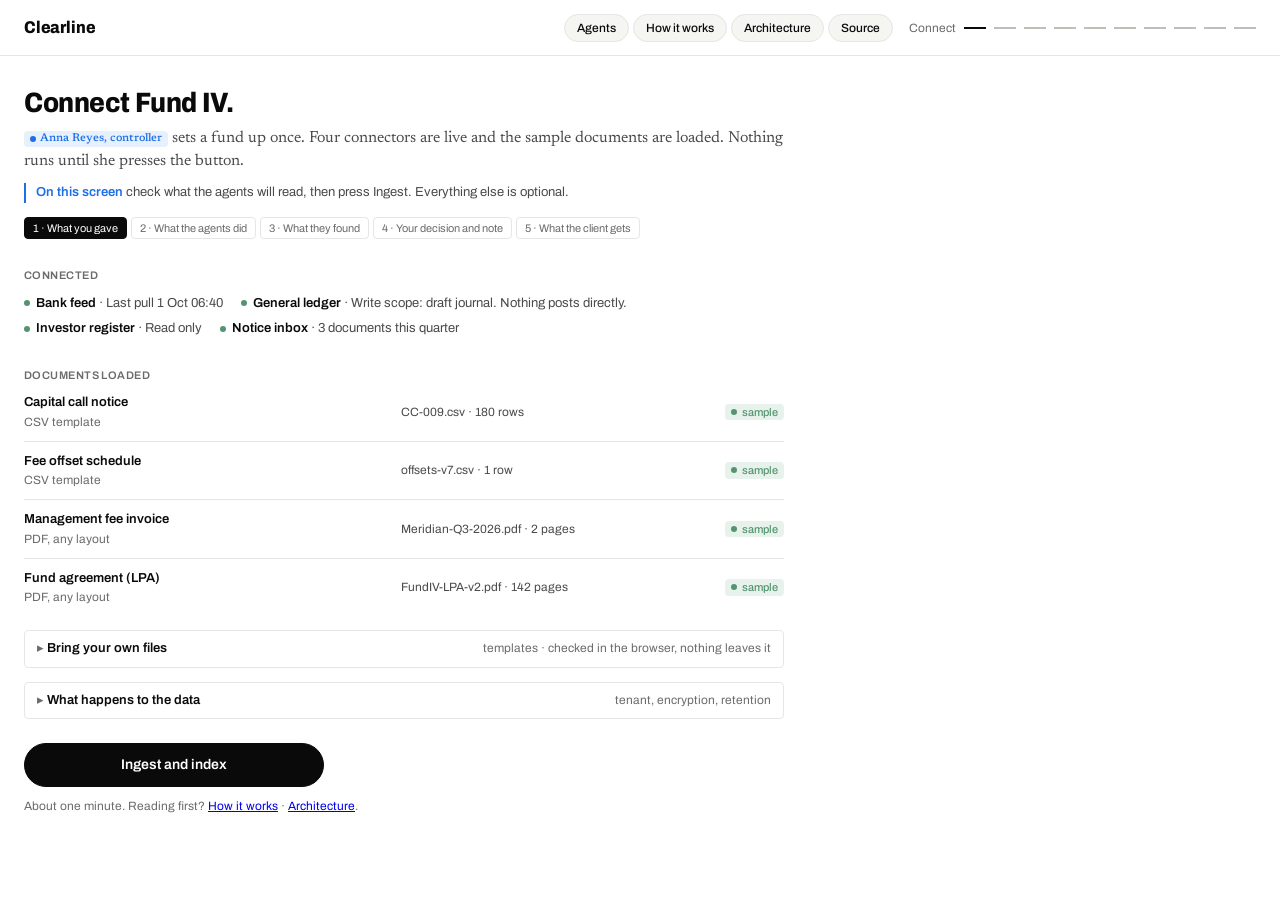
<file: index.html>
<!doctype html>
<html lang="en">
<head>
<meta charset="utf-8">
<meta name="viewport" content="width=device-width, initial-scale=1, viewport-fit=cover">
<meta name="description" content="Clearline: agentic fund operations for a private-markets fund administrator. A Luxembourg RAIF, one capital call, four agents, people release. A product demo on synthetic data.">
<title>Clearline Fund Ops</title>
<link rel="preconnect" href="https://fonts.googleapis.com"><link rel="preconnect" href="https://fonts.gstatic.com" crossorigin><link rel="stylesheet" href="https://fonts.googleapis.com/css2?family=Archivo:wdth,wght@87.5..100,400..800&family=Newsreader:ital,opsz,wght@0,6..72,400..500;1,6..72,400..500&display=swap">
</head>
<body>
<style>
/* Clearline, material-first. Relay tokens verbatim. One screen per case: what came in | what the agents did | what you decide. */
:root{--ink:#0a0a0a;--ink-2:#4a4a4a;--ink-3:#6b6b6b;--line:#e6e6e3;--line-strong:#bfbfba;--surface:#ffffff;--subtle:#f5f5f2;--selected:#ebebe6;--critical:#c8521b;--critical-soft:#fbeee6;--positive:#549470;--positive-soft:#e8f2ec;--caution:#8a6a1e;--caution-soft:#f6efdc;--agent:#0b2a4a;--agent-soft:#e6ecf3;--advisor:#1d6fe8;--advisor-soft:#e7f0fd;--client:#6b4f2a;--client-soft:#f2ebe0;--font:"Archivo","Helvetica Neue",Helvetica,Arial,system-ui,sans-serif;--font-2:"Newsreader",Georgia,"Times New Roman",serif;--radius:4px;--radius-lg:12px;--text-caption:11px;--text-meta:12px;--text-body:13px;--text-lead:14px;--text-brief:15px;--text-heading:16px;--text-brand:17px;--text-stat:20px;--text-stat-lg:24px;--text-title:28px;--text-display:30px;color-scheme:light}
*{box-sizing:border-box}
html{font-family:var(--font)}
body{margin:0;background:var(--surface);color:var(--ink);font-size:var(--text-lead);line-height:1.5}
:focus-visible{outline:2px solid var(--ink);outline-offset:2px}
button{font:inherit}
h1,h2,h3,p{margin:0}
.tnum{font-variant-numeric:tabular-nums}
.meta{font-size:var(--text-meta);color:var(--ink-3)}
.top{position:sticky;top:env(safe-area-inset-top,0px);z-index:5;display:flex;height:56px;align-items:center;gap:16px;border-bottom:1px solid var(--line);background:var(--surface);padding:0 24px}
.brand{font-size:var(--text-brand);font-weight:800;font-stretch:90%;letter-spacing:-.01em}
.about{margin-left:auto;display:flex;gap:4px;font-size:var(--text-meta)}
.about a{color:var(--ink);text-decoration:none;border:1px solid var(--line);border-radius:999px;padding:4px 12px;background:var(--subtle);white-space:nowrap;font-weight:500}.about a:hover{border-color:var(--ink)}
@media(max-width:600px){.top{flex-wrap:wrap;height:auto;min-height:56px;padding-top:8px;padding-bottom:8px;row-gap:6px}.about{gap:3px;flex-wrap:wrap;justify-content:flex-end}.about a,.about button{padding:4px 7px;font-size:var(--text-caption)}.about a[href*=github]{display:none}.prog span{display:none}}
.prog{display:flex;align-items:center;gap:8px;font-size:var(--text-meta);color:var(--ink-3)}
.prog i{display:inline-block;width:22px;height:2px;background:var(--line-strong)}.prog i.on{background:var(--ink)}
.back{font-size:var(--text-meta);color:var(--ink-3);background:none;border:0;cursor:pointer;padding:0;text-decoration:underline;text-decoration-color:var(--line-strong)}
main{padding:32px 24px 72px}
.wrap{max-width:1240px;margin:0 auto}
h1.t{font-size:var(--text-title);font-weight:800;font-stretch:90%;line-height:1.1;letter-spacing:-.015em}
.sub{margin-top:8px;color:var(--ink-2);font-family:var(--font-2);font-size:var(--text-heading);line-height:1.45}
.cols{display:grid;grid-template-columns:1.2fr 1.1fr .8fr;gap:28px;margin-top:28px;align-items:start}
.col{min-width:0}
.col>h2{font-size:var(--text-caption);font-weight:600;letter-spacing:.04em;text-transform:uppercase;color:var(--ink-3);margin-bottom:10px;display:flex;align-items:center;gap:8px}
.col>h3{font-size:var(--text-caption);font-weight:600;letter-spacing:.04em;text-transform:uppercase;color:var(--ink-3);margin:18px 0 8px}
.col>h2 .num{display:inline-flex;width:18px;height:18px;border-radius:50%;background:var(--ink);color:var(--surface);font-size:var(--text-caption);align-items:center;justify-content:center;font-weight:600}
.who{display:inline-flex;align-items:center;gap:4px;border-radius:var(--radius);padding:0 6px;font-size:var(--text-caption);font-weight:500;text-transform:none;letter-spacing:0}
.who i{display:inline-block;width:6px;height:6px;border-radius:50%}
.who.agent{background:var(--agent-soft);color:var(--agent)}.who.agent i{background:var(--agent)}
.who.you{background:var(--advisor-soft);color:var(--advisor)}.who.you i{background:var(--advisor)}
.who.client{background:var(--client-soft);color:var(--client)}.who.client i{background:var(--client)}
/* documents */
.doc{border:1px solid var(--line);border-radius:var(--radius);background:var(--surface)}
.doc .hd{display:flex;justify-content:space-between;gap:8px;align-items:baseline;flex-wrap:wrap;padding:10px 12px;border-bottom:1px solid var(--line-strong);font-size:var(--text-meta);color:var(--ink-2)}
.doc .hd b{color:var(--ink);font-weight:600;font-size:var(--text-body)}
table{width:100%;border-collapse:collapse;font-size:var(--text-body)}
th{padding:6px 12px;text-align:left;font-size:var(--text-caption);font-weight:400;color:var(--ink-3);border-bottom:1px solid var(--line)}
td{padding:7px 12px;border-bottom:1px solid var(--line);vertical-align:top}
tr:last-child td{border-bottom:0}
td.num,th.num{text-align:right;white-space:nowrap}
td.dt{white-space:nowrap}
td.desc{font-family:ui-monospace,SFMono-Regular,Menlo,monospace;font-size:var(--text-meta);letter-spacing:-.01em;color:var(--ink-2)}
tr.hl td{background:var(--caution-soft)}
tr.hl td:first-child{box-shadow:inset 3px 0 0 var(--caution)}
tr.ok td{background:var(--positive-soft)}
.tscroll{overflow-x:auto}
.rec{border:1px solid var(--line);border-radius:var(--radius);padding:10px 12px;margin-top:10px;font-size:var(--text-body)}
.rec .nm{font-weight:600;font-size:var(--text-lead)}
.rec dl{display:grid;grid-template-columns:auto 1fr;gap:2px 10px;margin:6px 0 0;font-size:var(--text-meta)}
.rec dt{color:var(--ink-3)}.rec dd{margin:0;color:var(--ink-2)}
.rec.pick{box-shadow:inset 0 0 0 2px var(--ink)}
.rec .tag{float:right;font-size:var(--text-caption);font-weight:500;padding:0 6px;border-radius:var(--radius);margin-left:8px}
.tag.p{background:var(--positive-soft);color:var(--positive)}.tag.c{background:var(--caution-soft);color:var(--caution)}.tag.n{background:var(--subtle);color:var(--ink-2)}
.entry{border:1px solid var(--line);border-radius:var(--radius);background:var(--subtle);font-size:var(--text-body)}
.entry .hd{display:grid;grid-template-columns:1fr auto;gap:12px;padding:6px 12px;border-bottom:1px solid var(--line);font-size:var(--text-caption);color:var(--ink-3)}
.entry .hd b{font-weight:600;color:var(--ink-2)}
.entry .ln{display:grid;grid-template-columns:1fr auto;gap:12px;padding:6px 12px}
.entry .ln+.ln{border-top:1px solid var(--line)}
.entry .ft{padding:6px 12px;border-top:1px solid var(--line);font-size:var(--text-caption);color:var(--ink-3)}
.entry.posted{background:var(--positive-soft);border-color:color-mix(in srgb,var(--positive) 40%,transparent)}
.entry.dropped{opacity:.55}
.b{display:inline-flex;min-height:44px;align-items:center;justify-content:center;border-radius:999px;font-weight:600;padding:8px 14px;line-height:1.3;font-size:var(--text-lead);border:1px solid var(--ink);background:var(--surface);color:var(--ink);cursor:pointer;width:100%;text-align:center}
.b:hover{background:var(--subtle)}
.b.pri{background:var(--ink);color:var(--surface)}.b.pri:hover{opacity:.85;background:var(--ink)}
.b+.b{margin-top:8px}
.b[disabled]{opacity:.4;cursor:not-allowed}
.acts{margin-top:14px}
.hint{margin-top:10px;font-size:var(--text-meta);color:var(--ink-3)}
.done{border:1px solid color-mix(in srgb,var(--positive) 40%,transparent);background:var(--positive-soft);border-radius:var(--radius);padding:10px 12px;font-size:var(--text-body)}
.done.over{border-color:var(--line-strong);background:var(--subtle)}
.done b{display:block;font-weight:600;margin-bottom:2px}
.next{margin-top:12px}
.lead{display:flex;gap:16px;align-items:flex-start;margin-top:20px;border-top:1px solid var(--line);padding-top:20px}
.lead p{font-size:var(--text-lead);color:var(--ink-2)}
.narrow{max-width:760px}
.src{margin-top:10px;border-left:2px solid var(--ink);padding:8px 12px;background:var(--subtle);font-size:var(--text-body);color:var(--ink-2)}
.src b{color:var(--ink);font-weight:600}
tr.clk{cursor:pointer}tr.clk:hover td{background:var(--subtle)}tr.sel td{background:var(--selected)}
tr.clk:focus-visible{outline:2px solid var(--ink);outline-offset:-2px}
.ask{margin-top:16px}
.ask input{height:40px;width:100%;border:1px solid var(--line-strong);background:var(--surface);padding:0 10px;font-size:var(--text-lead);color:var(--ink);border-radius:var(--radius)}
.chips{display:flex;gap:6px;flex-wrap:wrap;margin-top:8px}
.chip{border:1px solid var(--line);background:var(--subtle);padding:4px 10px;font-size:var(--text-meta);color:var(--ink-2);border-radius:999px;cursor:pointer}
.chip.on{border-color:var(--ink);color:var(--ink);background:var(--selected)}
.answer{margin-top:12px;border:1px solid color-mix(in srgb,var(--agent) 30%,transparent);background:color-mix(in srgb,var(--agent-soft) 40%,var(--surface));padding:12px 14px;border-radius:var(--radius);font-size:var(--text-lead);line-height:1.6}
.answer .s{margin-top:8px;font-size:var(--text-caption);color:var(--ink-3)}
.toast{position:fixed;left:50%;bottom:calc(16px + env(safe-area-inset-bottom,0px));transform:translateX(-50%);background:var(--ink);color:var(--surface);padding:8px 14px;border-radius:var(--radius);font-size:var(--text-body);opacity:0;transition:opacity .2s;pointer-events:none;z-index:9;max-width:90vw}
.toast.show{opacity:1}
.hidden{display:none !important}
.rev{margin-top:40px;border-top:1px solid var(--line);padding-top:16px;font-size:var(--text-meta);color:var(--ink-3)}
.rev details{margin-top:8px}.rev summary{cursor:pointer;color:var(--ink-2)}
.rev ul{margin:8px 0 0;padding-left:18px;color:var(--ink-2);font-size:var(--text-body);max-width:720px}
/* analysis figure: two or three bars to one scale, every value printed */
.fig{margin-top:12px;border:1px solid var(--line);border-radius:var(--radius);padding:12px 14px;background:var(--surface)}
.fig .cap{font-size:var(--text-caption);color:var(--ink-3);margin-bottom:8px}
.fig .bar{display:grid;grid-template-columns:84px 1fr auto;gap:8px 12px;align-items:center;font-size:var(--text-body);margin-top:6px}
.fig .bar .l{color:var(--ink-2)}
.fig .bar .t{height:10px;background:var(--subtle);border-radius:var(--radius);position:relative;overflow:hidden}
.fig .bar .t i{position:absolute;left:0;top:0;bottom:0;background:var(--ink)}
.fig .bar .t i.extra{background:var(--caution)}
.fig .bar .t i.gap{background:var(--critical);min-width:6px}
.fig .bar .v{font-size:var(--text-meta);color:var(--ink-2);white-space:nowrap}
.fig .bar .v em{font-style:normal;color:var(--caution)}
.fig .bar .v em.g{color:var(--critical)}
.fig .verdict{margin-top:10px;padding-top:10px;border-top:1px solid var(--line);font-size:var(--text-lead);font-weight:600}
.fig .verdict.c{color:var(--caution)}.fig .verdict.f{color:var(--critical)}.fig .verdict.p{color:var(--positive)}.fig .verdict.n{color:var(--ink-2)}
/* agent pipeline and trace */
.pipe{display:flex;gap:6px;flex-wrap:wrap}
.pipe .ag{display:inline-flex;align-items:center;gap:6px;border:1px solid var(--line);border-radius:var(--radius);padding:4px 8px;font-size:var(--text-meta);color:var(--ink-2);background:var(--surface)}
.pipe .ag i{display:inline-block;width:7px;height:7px;border-radius:50%;background:var(--positive)}
.pipe .ag.stop{border-color:var(--caution);color:var(--ink);background:var(--caution-soft)}
.pipe .ag.stop i{background:var(--caution)}
.pipe .ag.over{border-color:var(--line-strong);color:var(--ink-2);background:var(--subtle)}
.pipe .ag.over i{background:var(--line-strong)}
.pipe .arrow{align-self:center;color:var(--ink-3);font-size:var(--text-meta)}
.trace{margin-top:14px;border-left:1px solid var(--line);padding-left:0;list-style:none;margin-left:10px}
.trace li{position:relative;padding:0 0 14px 20px}
.trace li:last-child{padding-bottom:0}
.trace li::before{content:"";position:absolute;left:-5px;top:7px;width:9px;height:9px;border-radius:50%;background:var(--agent);border:2px solid var(--surface)}
.trace li.stop::before{background:var(--caution)}
.trace li.you::before{background:var(--advisor)}
.trace .hd{display:flex;gap:8px;align-items:baseline;flex-wrap:wrap}
.trace .nm{font-size:var(--text-caption);font-weight:600;color:var(--agent);letter-spacing:.03em;text-transform:uppercase}
.trace .nm span{font-weight:400;text-transform:none;letter-spacing:0;color:var(--ink-3)}
.trace li.stop .nm{color:var(--caution)}
.trace li.you .nm{color:var(--advisor)}
.trace .at{font-size:var(--text-caption);color:var(--ink-3)}
.trace .did{font-size:var(--text-body);color:var(--ink);margin-top:2px;line-height:1.5}
.trace .did b{font-weight:600}
.trace details{margin-top:6px;font-size:var(--text-meta)}
.trace summary{cursor:pointer;color:var(--ink-3);text-decoration:underline;text-decoration-color:var(--line)}
.trace .ev{margin-top:6px;border:1px solid var(--line);border-radius:var(--radius);background:var(--subtle);padding:8px 10px}
.trace .ev dl{display:grid;grid-template-columns:auto 1fr;gap:3px 10px;margin:0}
.trace .ev dt{color:var(--ink-3)}.trace .ev dd{margin:0;color:var(--ink-2);overflow-wrap:anywhere}
.conf{font-size:var(--text-caption);color:var(--ink-3)}
.conf.lo{color:var(--caution)}
.ver{margin-top:14px;padding-top:10px;border-top:1px solid var(--line);font-size:var(--text-caption);color:var(--ink-3);line-height:1.5}
.agents{display:grid;grid-template-columns:repeat(4,1fr);gap:12px;margin-top:24px;max-width:960px}
.agents .a{border:1px solid var(--line);border-radius:var(--radius);padding:12px;min-width:0}
.agents .a .n{font-size:var(--text-caption);font-weight:600;color:var(--agent);text-transform:uppercase;letter-spacing:.03em}
.agents .a .n span{font-weight:400;text-transform:none;letter-spacing:0;color:var(--ink-3)}
.agents .a .v{font-size:var(--text-stat);font-weight:700;font-stretch:90%;line-height:1.1;margin-top:4px}
.agents .a .l{font-size:var(--text-meta);color:var(--ink-3);margin-top:2px}
.policy{margin-top:16px;max-width:960px;border-left:2px solid var(--ink);padding:8px 12px;background:var(--subtle);font-size:var(--text-body);color:var(--ink-2)}
.policy b{color:var(--ink);font-weight:600}
.why{margin-top:14px;max-width:760px;font-size:var(--text-body);color:var(--ink-2)}
/* three beats */
.beats{display:grid;grid-template-columns:repeat(3,1fr);gap:12px;margin-top:20px}
.beat{border-top:2px solid var(--line);padding-top:10px;min-width:0}
.beat.on{border-top-color:var(--ink)}
.beat .n{font-size:var(--text-caption);color:var(--ink-3);letter-spacing:.04em;text-transform:uppercase}
.beat .x{margin-top:4px;font-size:var(--text-body);color:var(--ink)}
/* opener meter */
.meter{margin-top:20px;max-width:720px}
.meter .track{display:flex;height:14px;border-radius:var(--radius);overflow:hidden;gap:2px}
.meter .track i{display:block;height:100%}
.meter .leg{display:flex;gap:20px;flex-wrap:wrap;margin-top:10px;font-size:var(--text-body);color:var(--ink-2)}
.meter .leg b{display:inline-block;width:10px;height:10px;border-radius:2px;margin-right:6px;vertical-align:middle}
.after{margin-top:14px;font-size:var(--text-body);color:var(--ink-2)}
/* connect, ingest, feedback, learning */
.grid2{display:grid;grid-template-columns:repeat(2,1fr);gap:12px;margin-top:14px}
.card{border:1px solid var(--line);border-radius:var(--radius);padding:12px;min-width:0;font-size:var(--text-body)}
.card .n{font-weight:600;font-size:var(--text-lead)}
.card .d{color:var(--ink-2);margin-top:2px}
.card .l{margin-top:6px;font-size:var(--text-meta);color:var(--ink-3)}
.st{display:inline-flex;align-items:center;gap:5px;font-size:var(--text-caption);font-weight:500;padding:0 6px;border-radius:var(--radius);float:right;margin-left:8px}
.st i{width:6px;height:6px;border-radius:50%;display:inline-block}
.st.ok{background:var(--positive-soft);color:var(--positive)}.st.ok i{background:var(--positive)}
.st.wait{background:var(--subtle);color:var(--ink-2)}.st.wait i{background:var(--line-strong)}
.st.warn{background:var(--caution-soft);color:var(--caution)}.st.warn i{background:var(--caution)}
.sec{font-size:var(--text-caption);font-weight:600;letter-spacing:.04em;text-transform:uppercase;color:var(--ink-3);margin-top:28px}
.uprow{display:grid;grid-template-columns:1.2fr 1fr auto auto;gap:12px;align-items:center;padding:10px 0;border-bottom:1px solid var(--line);font-size:var(--text-body)}
.uprow:last-child{border-bottom:0}
.uprow .n{font-weight:600}.uprow .m{font-size:var(--text-meta);color:var(--ink-3)}
.uprow .f{font-size:var(--text-meta);color:var(--ink-2);min-width:0;overflow-wrap:anywhere}
.lnk{font-size:var(--text-meta);color:var(--ink);text-decoration:underline;text-decoration-color:var(--line-strong);background:none;border:0;padding:0;cursor:pointer;white-space:nowrap}
.file{position:relative;overflow:hidden;display:inline-block}
.file input{position:absolute;inset:0;opacity:0;cursor:pointer;width:100%}
.stage{border:1px solid var(--line);border-radius:var(--radius);margin-top:12px}
.stage .hd{display:flex;justify-content:space-between;gap:8px;flex-wrap:wrap;padding:8px 12px;border-bottom:1px solid var(--line-strong);font-size:var(--text-body)}
.stage .hd b{font-weight:600}
.stage ol{margin:0;padding:8px 12px 8px 30px;font-size:var(--text-body);color:var(--ink-2)}
.stage li{padding:2px 0}
.stage li b{color:var(--ink);font-weight:600}
.chunk{margin:8px 12px 12px;border-left:2px solid var(--agent);background:var(--subtle);padding:8px 12px;font-size:var(--text-meta);color:var(--ink-2)}
.chunk b{color:var(--agent);font-weight:600}
.steps{display:grid;grid-template-columns:repeat(5,1fr);gap:10px;margin-top:16px}
.step{border-top:2px solid var(--ink);padding-top:8px;min-width:0}
.step .n{font-size:var(--text-caption);color:var(--ink-3);letter-spacing:.04em;text-transform:uppercase}
.step .v{font-size:var(--text-stat);font-weight:700;font-stretch:90%;line-height:1.1;margin-top:4px}
.step .x{margin-top:4px;font-size:var(--text-meta);color:var(--ink-2)}
.fb{margin-top:16px;border-top:1px solid var(--line);padding-top:12px}
.fb .meta{margin-bottom:6px}
.fb textarea{width:100%;min-height:64px;border:1px solid var(--line-strong);border-radius:var(--radius);padding:8px 10px;font:inherit;font-size:var(--text-body);color:var(--ink);margin-top:8px;resize:vertical}
.fb .corr{display:grid;grid-template-columns:1fr 110px;gap:6px;margin-top:6px}
.fb .corr input{height:30px;border:1px solid var(--line-strong);border-radius:var(--radius);padding:0 8px;font:inherit;font-size:var(--text-meta);min-width:0}
.fb .corr input.num{text-align:right;font-variant-numeric:tabular-nums}
.fbd{margin-top:12px;border:1px solid var(--line);border-radius:var(--radius);padding:10px 12px;font-size:var(--text-body);background:var(--subtle)}
.fbd b{font-weight:600}
.fbd .to{margin-top:6px;font-size:var(--text-meta);color:var(--ink-2)}
.fbd .to b{color:var(--agent)}
.learn table td,.learn table th{vertical-align:top}
.learn td.w{color:var(--ink-2);font-size:var(--text-meta)}
.kpi{display:flex;gap:28px;flex-wrap:wrap;margin-top:14px}
.kpi .v{font-size:var(--text-stat-lg);font-weight:700;font-stretch:90%;line-height:1.1}.kpi .l{font-size:var(--text-meta);color:var(--ink-3);margin-top:2px}
.fold{margin-top:14px;border:1px solid var(--line);border-radius:var(--radius)}
.fold>summary{cursor:pointer;padding:8px 12px;font-size:var(--text-body);color:var(--ink-2);list-style:none;display:flex;justify-content:space-between;gap:8px;flex-wrap:wrap}
.fold>summary::-webkit-details-marker{display:none}
.fold>summary>b::before{content:"▸ ";color:var(--ink-3)}
.fold[open]>summary>b::before{content:"▾ "}
.fold>summary b{color:var(--ink);font-weight:600}
.fold>.in{padding:4px 12px 12px;border-top:1px solid var(--line)}
.conn{display:flex;flex-wrap:wrap;gap:6px 18px;margin-top:10px;font-size:var(--text-body);color:var(--ink-2)}
.conn span b{color:var(--ink);font-weight:600}
.conn i{display:inline-block;width:6px;height:6px;border-radius:50%;background:var(--positive);margin-right:6px;vertical-align:middle}
.guide{margin-top:10px;font-size:var(--text-body);color:var(--ink-2);border-left:2px solid var(--advisor);padding-left:10px}
.guide b{color:var(--advisor);font-weight:600}
tr.exc td{background:var(--caution-soft)}
tr.exc td:first-child{box-shadow:inset 3px 0 0 var(--caution)}
tr.dim td{color:var(--ink-3)}
@media(max-width:960px){.grid2,.steps{grid-template-columns:1fr}.steps{display:flex;flex-direction:column}.uprow{grid-template-columns:1fr;gap:4px}.agents{grid-template-columns:repeat(2,1fr)}.beats{grid-template-columns:1fr}.cols{grid-template-columns:1fr}.top{padding:0 16px}main{padding:20px 16px 60px}.prog i{display:none}.toast{top:calc(64px + env(safe-area-inset-top,0px));bottom:auto}}
/* agents roster */
.roster{display:grid;grid-template-columns:repeat(2,1fr);gap:12px;margin-top:12px}
.ag{border:1px solid var(--line);border-radius:var(--radius);padding:12px 14px;min-width:0;font-size:var(--text-body)}
.ag .h{display:flex;gap:8px;align-items:baseline;flex-wrap:wrap}
.ag .h b{font-size:var(--text-lead);font-weight:600}
.ag .h .k{font-size:var(--text-caption);color:var(--agent);background:var(--agent-soft);padding:0 6px;border-radius:var(--radius)}
.ag .h .c{font-size:var(--text-caption);color:var(--ink-3)}
.ag .role{margin-top:4px;color:var(--ink)}
.ag dl{display:grid;grid-template-columns:72px 1fr;gap:3px 10px;margin:8px 0 0;font-size:var(--text-meta)}
.ag dt{color:var(--ink-3)}.ag dd{margin:0;color:var(--ink-2)}
.ag dd.never{color:var(--critical)}
.ag ul{margin:0;padding-left:16px}
.ag .off{opacity:.5}
.tpl{border:1px solid var(--line);border-radius:var(--radius);padding:12px;min-width:0;font-size:var(--text-body);text-align:left;background:var(--surface);cursor:pointer;width:100%;font:inherit}
.tpl:hover,.tpl.on{border-color:var(--ink)}
.tpl b{display:block;font-weight:600;font-size:var(--text-lead)}
.tpl span{color:var(--ink-2)}
.tpl .pv{display:block;margin-top:6px;font-size:var(--text-caption);color:var(--caution)}
.maker{margin-top:14px;border:1px solid var(--ink);border-radius:var(--radius);padding:14px}
.maker label{display:block;font-size:var(--text-meta);color:var(--ink-3);margin-top:10px}
.maker input[type=text],.maker input[type=number]{height:36px;width:100%;max-width:360px;border:1px solid var(--line-strong);border-radius:var(--radius);padding:0 10px;font:inherit;font-size:var(--text-lead);color:var(--ink)}
.maker .pv{margin-top:12px;border-left:2px solid var(--caution);padding:8px 12px;background:var(--caution-soft);font-size:var(--text-body)}
.maker .pv b{font-weight:600}
.maker .pv ul{margin:6px 0 0;padding-left:18px;color:var(--ink-2);font-size:var(--text-meta)}
.maker .acts{display:flex;gap:8px;flex-wrap:wrap;margin-top:12px}
.maker .acts .b{width:auto}
@media(max-width:960px){.roster{grid-template-columns:1fr}}
/* four-part frame shown on every screen */
.frame{display:flex;gap:4px;flex-wrap:wrap;margin-top:14px}
.frame span{font-size:var(--text-caption);color:var(--ink-3);border:1px solid var(--line);border-radius:var(--radius);padding:2px 8px;background:var(--surface)}
.frame span.on{color:var(--surface);background:var(--ink);border-color:var(--ink)}
/* per-agent comment line */
.lc{display:block;width:100%;height:30px;margin-top:6px;border:1px solid var(--line);border-radius:var(--radius);padding:0 8px;font:inherit;font-size:var(--text-meta);color:var(--ink);background:var(--surface)}
.lc:focus{border-color:var(--ink)}
/* scale section */
.scale{display:grid;grid-template-columns:repeat(4,1fr);gap:12px;margin-top:12px}
.scale .a{border:1px solid var(--line);border-radius:var(--radius);padding:10px 12px;min-width:0}
.scale .a .n{font-size:var(--text-caption);color:var(--ink-3);text-transform:uppercase;letter-spacing:.04em}
.scale .a .v{font-size:var(--text-stat);font-weight:700;font-stretch:90%;line-height:1.1;margin-top:4px}
.scale .a .l{font-size:var(--text-meta);color:var(--ink-2);margin-top:2px}
.stages{display:grid;grid-template-columns:repeat(7,1fr);gap:6px;margin-top:12px}
.stages .s{border-top:2px solid var(--ink);padding-top:6px;min-width:0}
.stages .s .n{font-size:var(--text-caption);font-weight:600;color:var(--ink)}
.stages .s .v{font-size:var(--text-meta);color:var(--ink-2);margin-top:2px}
.stages .s .d{font-size:var(--text-caption);color:var(--caution);margin-top:2px}
@media(max-width:960px){.scale{grid-template-columns:repeat(2,1fr)}.stages{grid-template-columns:1fr}.stages .s{border-top:0;border-left:2px solid var(--ink);padding:0 0 0 10px}}
/* tables become labelled cards on phones */
@media(max-width:600px){table.rt,table.rt tbody,table.rt tr,table.rt td{display:block}table.rt thead,table.rt tr:first-child:has(th),table.rt th{display:none}table.rt tr{padding:8px 12px;border-bottom:1px solid var(--line)}table.rt td{padding:1px 0;border:0;text-align:left;white-space:normal}table.rt td.num{text-align:left}table.rt td.desc{font-size:var(--text-meta)}table.rt td[data-l]::before{content:attr(data-l) " · ";color:var(--ink-3);font-size:var(--text-caption);font-family:var(--font)}table.rt tr.hl td:first-child,table.rt tr.exc td:first-child{box-shadow:none}table.rt tr.hl,table.rt tr.exc{box-shadow:inset 3px 0 0 var(--caution)}table.rt td[colspan]{padding:2px 0}}
@media (prefers-reduced-motion: reduce){.toast{transition:none}}
</style>

<header class="top"><span class="brand">Clearline</span><button class="back hidden" id="back">Back</button><nav class="about" aria-label="About"><button class="back" id="agentsLink" style="border:1px solid var(--line);border-radius:999px;padding:4px 12px;background:var(--subtle);text-decoration:none;color:var(--ink);font-weight:500">Agents</button><a href="how-it-works.html">How it works</a><a href="architecture.html">Architecture</a><a href="https://github.com/nikjain15/clearline">Source</a></nav><span class="prog" id="prog"></span></header>
<main><div class="wrap" id="content"></div></main>
<div class="toast" id="toast" role="status" aria-live="polite"></div>

<script>
(function(){
'use strict';
function el(id){ return document.getElementById(id); }
function esc(s){ return String(s).replace(/[&<>"]/g,function(c){return {'&':'&amp;','<':'&lt;','>':'&gt;','"':'&quot;'}[c];}); }
function n(v){ return Math.abs(v).toLocaleString('en-US',{minimumFractionDigits:2,maximumFractionDigits:2}); }
function n0(v){ return Math.abs(v).toLocaleString('en-US'); }
function amt(v){ return v<0?'('+n(v)+')':n(v); }
function amt0(v){ return v<0?'('+n0(v)+')':n0(v); }
function frame(i){ var L=['What you gave','What the agents did','What they found','Your decision and note','What the client gets']; return '<div class="frame" aria-label="Where you are">'+L.map(function(t,k){return '<span class="'+(k===i?'on':'')+'">'+(k+1)+' · '+t+'</span>';}).join('')+'</div>'; }
function who(w,l){ return '<span class="who '+w+'"><i></i>'+(l||{agent:'Clearline',you:'You',client:'Client'}[w])+'</span>'; }
function toast(m){ var t=el('toast'); t.textContent=m; t.classList.add('show'); clearTimeout(toast._t); toast._t=setTimeout(function(){t.classList.remove('show');},2000); }

// ---------- dataset (synthetic, generated once from a seed; every figure on every screen derives from it) ----------
// Timeline: capital call CC-009 due 29 Sep 2026. Bank statement for 29 and 30 Sep received 1 Oct 06:40. Agents ran 1 Oct 06:40.
// Priya settled four cases on 1 Oct. The client asked on Friday 2 Oct. Q3 statements signed 12 Nov.
var FUND={name:'Meridian European Buyout IV SCSp SICAV-RAIF',short:'Fund IV',ccy:'EUR',commit:850000000,callPct:0.05,call:'CC-009',due:'29 Sep',feeRate:0.02,offset:12500,gate:0.90,tol:25,lpaLimit:100,iban:'LU28 0019 4471 0000 1234 5',bank:'BNP Paribas Luxembourg',opening:22414633.21,
 aifm:'Meridian Capital Partners S.à r.l. (AIFM)'};
var NAMED={'LP-0007':['Rheinland Versorgungswerk',75000000],'LP-0023':['Nordvik Pensjon AS',50000000],'LP-0041':['Ashworth University Endowment',40000000],'LP-0042':['Ashworth University Foundation',5000000],'LP-0096':['Bayfront Secondary and Primary Fund VII',25000000],'LP-0112':['Alder Family Office Ltd',6800000],'LP-0118':['Kestrel Teachers Pension Scheme',12300000],'LP-0150':['Larchmont RE AG',9600000],'LP-0171':['Carraway Family Holdings',10000000]};
function rng(seed){ return function(){ seed=(seed*1664525+1013904223)%4294967296; return seed/4294967296; }; }
var INV=(function(){ var r=rng(20260929); var P=['Ald','Bran','Cald','Dorn','Esk','Fen','Gal','Hal','Ing','Kirk','Lund','Mor','Nor','Oak','Pell'], Q=['well','bury','stad','mark','ford','holm','ridge','wick','berg','dale','mere','ton']; var B=['Pension Fund','Family Office','Insurance AG','Foundation','Stiftung','Versorgungswerk','Capital Partners','Trust']; var named=Object.keys(NAMED); var remaining=FUND.commit-named.reduce(function(s,id){return s+NAMED[id][1];},0); var others=180-named.length; var w=[]; for(var i=0;i<others;i++) w.push(0.4+r()*r()*6); var ws=w.reduce(function(a,b){return a+b;},0); var amts=w.map(function(x){return Math.round(remaining*x/ws/100000)*100000;}); amts[0]+=remaining-amts.reduce(function(a,b){return a+b;},0); var list=[],k=0; for(var i=1;i<=180;i++){ var id='LP-'+String(i).padStart(4,'0'); if(NAMED[id]) list.push({id:id,name:NAMED[id][0],commit:NAMED[id][1]}); else list.push({id:id,name:P[i%15]+Q[Math.floor(i/15)%12]+' '+B[(i*3)%8],commit:amts[k++]}); } list.forEach(function(x){ x.call=Math.round(x.commit*FUND.callPct); x.share=x.commit/FUND.commit; }); return list; })();
var BYID={}; INV.forEach(function(x){BYID[x.id]=x;});
function inv(id){ return BYID[id]; }
var LINES=(function(){ var fixed={85:'LP-0112',86:'LP-0118',87:'LP-0096',88:'LP-0096',89:'LP-0023',90:'LP-0150',178:'LP-0042',179:'LP-0041',180:'LP-0007'}; var desc={85:'SEPA/SWIFT CREDIT ALDER FAMILY OFFICE LTD REF MEB IV CC-009 LP-0112',86:'SEPA/SWIFT CREDIT KESTREL TEACHERS PENSION SCHEME REF CC-009 LP-0118',87:'SEPA/SWIFT CREDIT BAYFRONT SEC PRIM VII LP CC-009',88:'SEPA/SWIFT CREDIT BAYFRONT SEC PRIM VII LP CC-009',89:'SEPA/SWIFT CREDIT NORDVIK PENSJON AS REF CC009',90:'SEPA/SWIFT CREDIT LARCHMONT RE AG REF MEB IV CC-009 LP-0150',178:'SEPA/SWIFT CREDIT ASHWORTH UNIV FDN REF MEB IV CC-009 LP-0042',179:'SEPA/SWIFT CREDIT ASHWORTH UNIV FOUNDATION REF MEB4',180:'SEPA/SWIFT CREDIT RHEINLAND VERSORGUNGSWERK REF MEB IV CC-009 LP-0007'}; var used={'LP-0171':true}; Object.keys(fixed).forEach(function(n){used[fixed[n]]=true;}); var pool=INV.filter(function(x){return !used[x.id];}); var pi=0, L=[]; for(var n=1;n<=183;n++){ var row={n:n,date:n<=120?'29 Sep':'30 Sep',kind:'call'}; if(fixed[n]){ var x=inv(fixed[n]); row.inv=x.id; row.amt=n===89?x.call-35:x.call; row.desc=desc[n]; if(n<=90) row.date='29 Sep'; } else if(n===181){ row.desc='WIRE OUT MERIDIAN CAPITAL PARTNERS SARL MGMT FEE Q3'; row.amt=-Math.round(FUND.commit*FUND.feeRate/4); row.kind='fee'; } else if(n===182){ row.desc='ACCOUNT MAINTENANCE FEE SEP'; row.amt=-120; row.kind='bankfee'; } else if(n===183){ row.desc='CREDIT INTEREST SEP'; row.amt=1842.17; row.kind='interest'; } else { var y=pool[pi++]; row.inv=y.id; row.amt=y.call; row.desc='SEPA/SWIFT CREDIT '+y.name.toUpperCase()+' REF MEB IV CC-009 '+y.id; } L.push(row); } return L; })();
(function(){ var r=rng(7); LINES.forEach(function(l){ if(l.inv&&[88,179,89].indexOf(l.n)<0) l.conf=Math.round((0.90+r()*0.095)*100)/100; else if(l.n===181) l.conf=0.96; else if(!l.inv) l.conf=0.99; }); })();
function L(n){ return LINES[n-1]; }
var EXC={88:'dup',179:'name',181:'fee',89:'short'};
var D=(function(){ var d={}; d.callTotal=INV.reduce(function(s,x){return s+x.call;},0); d.commitTotal=INV.reduce(function(s,x){return s+x.commit;},0); d.lines=LINES.length; d.credits=LINES.filter(function(l){return l.amt>0;}).length; d.sumCredits=LINES.filter(function(l){return l.amt>0;}).reduce(function(s,l){return s+l.amt;},0); d.movements=LINES.reduce(function(s,l){return s+l.amt;},0); d.closing=Math.round((FUND.opening+d.movements)*100)/100; var paid={}; LINES.forEach(function(l){ if(l.inv) paid[l.inv]=(paid[l.inv]||0)+l.amt; }); d.paid=paid; d.funded=Object.keys(paid).length; d.late=INV.filter(function(x){return !paid[x.id];}); d.exceptions=Object.keys(EXC).map(Number); d.auto=d.lines-d.exceptions.length; var seen={}; d.dups=[]; LINES.forEach(function(l){ if(!l.inv) return; var k=l.inv+'|'+l.amt+'|'+l.date; if(seen[k]) d.dups.push([seen[k],l.n]); else seen[k]=l.n; }); var first={}; d.nearNames=[]; INV.forEach(function(x){ var w=x.name.split(' ')[0]; if(first[w]) d.nearNames.push([first[w],x.id]); else first[w]=x.id; }); d.fee=Math.round(FUND.commit*FUND.feeRate/4); d.feeNet=d.fee-FUND.offset; return d; })();
var LEDGER={q:{contrib:D.callTotal,dist:0,income:312800,fees:-D.fee,offsets:FUND.offset,expenses:-249900,realised:0,unreal:19040000,carry:-2890000},si:{contrib:569500000,dist:-105400000,income:7017600,fees:-38250000,offsets:333795,expenses:-3338800,realised:73610000,unreal:122910000,carry:-29607200}};
var ROWS=[['Contributions','contrib','contrib'],['Distributions','dist','dist'],['Investment income','income','gl'],['Management fees','fees','fee'],['Fee offsets','offsets','fee'],['Expenses','expenses','gl'],['Realised gains','realised','gl'],['Unrealised gains','unreal','val'],['Carried interest','carry','wf']];
function alloc(v,x){ return Math.round(v*x.share); }
function stmtRows(x){ var q=ROWS.map(function(r){return alloc(LEDGER.q[r[1]],x);}), si=ROWS.map(function(r){return alloc(LEDGER.si[r[1]],x);}); var sum=function(a){return a.reduce(function(s,v){return s+v;},0);}; var ci=sum(si), cq=sum(q), open=ci-cq; var out=[['Commitment',null,x.commit,'sub'],['Opening balance',open,0,'prior']]; ROWS.forEach(function(r,i){ out.push([r[0],q[i],si[i],r[2]]); }); out.push(['Closing balance',open+cq,ci,'tie',true]); out.push(['Unfunded commitment',null,x.commit-alloc(LEDGER.si.contrib,x),'unf']); return out; }
function pct(x){ return (x.share*100).toFixed(2)+'%'; }
function csv(rows){ return 'data:text/csv;charset=utf-8,'+encodeURIComponent(rows.map(function(r){return r.map(function(v){return /[",\n]/.test(String(v))?'"'+String(v).replace(/"/g,'""')+'"':v;}).join(',');}).join('\n')); }
var DATASET={investors:csv([['lp_id','investor_name','commitment','share','call_amount','due_date','reference','received_by_30_sep']].concat(INV.map(function(x){return [x.id,x.name,x.commit,x.share.toFixed(6),x.call,'2026-09-29','MEB IV CC-009 '+x.id,D.paid[x.id]||0];}))),lines:csv([['line','value_date','description','amount','currency','matched_lp','exception']].concat(LINES.map(function(l){return [l.n,l.date==='29 Sep'?'2026-09-29':'2026-09-30',l.desc,l.amt,FUND.ccy,l.inv||'',EXC[l.n]||''];})))};

// ---------- material built from the dataset ----------
var FEED=FUND.bank+', camt.053 end-of-day statement for 29 and 30 Sep, received 1 Oct 06:40';
var KIND={Intake:'rules',Matching:'model',Reconciliation:'rules',Posting:'policy'};
function bankRows(from,to,okIds){ var rows=[]; for(var n=from;n<=to;n++){ var l=L(n); rows.push([n,l.date,l.desc,l.amt,EXC[n]?'hl':(l.inv&&okIds.indexOf(n)>=0?'ok':'')]); } return rows; }
function bankStmt(from,to,ok){ return {title:'Bank statement, '+FUND.short+' operating account '+FUND.iban,sub:L(from).date+' 2026, lines '+from+' to '+to,rows:bankRows(from,to,ok)}; }
var BAY=inv('LP-0096'), NOR=inv('LP-0023'), END=inv('LP-0041'), FDN=inv('LP-0042'), CAR=inv('LP-0171');
var CASES=[
 {id:'dup',title:'Bayfront paid twice',
  stmt:bankStmt(85,89,[85,86]),
  recs:[{nm:BAY.id+' · '+BAY.name,tag:['Called once','n'],kv:[['Commitment',n0(BAY.commit)+' ('+pct(BAY)+' of '+n0(FUND.commit)+')'],['Call CC-009','5% of commitment: '+n0(BAY.call)+', due 29 Sep'],['Received',n0(L(87).amt)+' on 29 Sep, line 87'],['Received again',n0(L(88).amt)+' on 29 Sep, line 88'],['Instructions on file','Verified by call-back 12 Mar 2026']],pick:true}],
  entry:{hd:'Proposed for line 88',ln:[['Dr 1000 Cash',n(L(88).amt)],['Cr 2320 Refunds payable to investors, '+BAY.id,n(L(88).amt)]],ft:'A refund payable, not a contribution. Reversed by journal if Bayfront asks to apply it to CC-010 instead.'},
  agents:[
   {n:'Intake',at:'06:40:12',did:'Read the bank statement: <b>'+D.lines+' lines</b>, 29 and 30 Sep, IBAN …4471 = '+FUND.short+' operating. Lines 87 and 88 carry the <b>same wire ID</b>.',ev:[['Source',FEED],['Lines 87 and 88','UETR (the wire\'s unique end-to-end ID) 7f3a…c91e on both; one minute apart, 14:02 and 14:03; same ordering bank'],['Fund','IBAN …4471 maps to '+FUND.short+'; 0 lines unassigned']]},
   {n:'Matching',at:'06:40:31',conf:0.88,did:'Matched line 87 to <b>'+BAY.id+' Bayfront</b>: reference, amount and payer all agree. Line 88 repeats 87 while '+BAY.id+' is already satisfied, so flagged <b>probable duplicate</b>.',ev:[['Signals','Reference "MEB IV CC-009 '+BAY.id+'" · amount = call exactly · payer = register · '+BAY.id+' already paid'],['Base rate','11 of 12 second identical receipts on this book in 24 months were duplicates; the twelfth was a second call the agent could not see'],['Model','matcher v2.3, calibrated 30 Jun 2026 on 1,212 wires; 0.88 is the calibrated probability that this entry is the one a controller would post']]},
   {n:'Reconciliation',at:'06:41:05',did:'Owed <b>'+n0(BAY.call)+'</b>, received <b>'+n0(D.paid[BAY.id])+'</b>. Surplus '+n0(D.paid[BAY.id]-BAY.call)+'. No open second call for Bayfront; CC-010 not yet issued.',ev:[['History','Bayfront: 8 prior calls (CC-001 to CC-008), no duplicate before'],['Pattern','Same UETR means the bank re-released the message after a timeout; a genuine second payment carries a new UETR'],['Cash','Bank closing 30 Sep '+n(D.closing)+' = ledger 1000 Cash, with both lines included']]},
   {n:'Posting',at:'06:41:20',stop:true,did:'<b>0.88 is below the '+FUND.gate.toFixed(2)+' gate</b>, and a refund is never automatic at any score. Prepared the hold and drafted the return for a person.',ev:[['Gate','Confidence 0.88 < '+FUND.gate.toFixed(2)+' ('+FUND.short+' policy v3) · action class: refund = always a person'],['Prepared','Hold in 2320 Refunds payable; return via '+FUND.bank+' as a same-UETR reversal first, refund wire to the instructions on file as fallback; or apply to CC-010 if Bayfront asks'],['Control','Refund instructions are never taken from a letter or email; call-back to the treasury number on file first (LPA v2 · s.7.1 · chunk c201; firm payment policy P-12). Script drafted.'],['Who releases','Priya decides the hold; the GP approves the refund; Anna and a second signatory release after the call-back; the depositary\'s cash-flow check applies']]}
  ],
  beats:['Two wires from the same payer, same amount, same wire ID, one minute apart','Bayfront was asked for '+n0(BAY.call)+' once; line 87 already covers it','Hold line 88 and start the return, or decline and handle it yourself'],
  fig:{cap:'Bayfront, call CC-009',bars:[['Asked',BAY.call,BAY.call,''],['Received',D.paid[BAY.id],BAY.call,'extra']],verdict:['Received '+n0(D.paid[BAY.id]-BAY.call)+' more than asked','c']},
  btn:'Hold line 88, start the return',alt:'Decline, I will handle it',stopLabel:'needs you',
  after:'Line 88 is held in 2320. It never counts as a contribution. The return is drafted; it goes out only after the call-back, the GP\'s approval and a two-signature release.'},
 {id:'name',title:'Two investors, one name',
  stmt:bankStmt(178,181,[178,180]),
  recs:[{nm:FDN.id+' · '+FDN.name,tag:['Paid, line 178','p'],kv:[['Commitment',n0(FDN.commit)],['Call CC-009','5%: '+n0(FDN.call)],['Received',n0(L(178).amt)+' on 30 Sep, line 178']]},{nm:END.id+' · '+END.name,tag:['Not yet paid','c'],kv:[['Commitment',n0(END.commit)],['Call CC-009','5%: '+n0(END.call)],['Received','nothing']],pick:true}],
  entry:{hd:'Proposed for line 179',ln:[['Dr 1000 Cash',n(L(179).amt)],['Cr 1200 Contributions receivable, '+END.id+' Endowment',n(L(179).amt)]],ft:'Clears the receivable booked at the notice date. Reversible by journal.'},
  agents:[
   {n:'Intake',at:'06:40:12',did:'Read line 179: <b>no investor reference</b> in the wire text, only "ASHWORTH UNIV FOUNDATION REF MEB4".',ev:[['Source',FEED],['Reference field','"MEB4" is the fund short name only; the expected format is "MEB IV CC-009 LP-nnnn"']]},
   {n:'Matching',at:'06:40:33',conf:0.74,did:'No reference, so tried amount: <b>exactly one investor</b> was asked for '+n0(L(179).amt)+', '+END.id+' Endowment. The payer name fits '+FDN.id+' Foundation better, but '+FDN.id+' was asked for '+n0(FDN.call)+' and paid it on line 178.',ev:[['Rule order','Reference first; then a unique exact amount; name only breaks ties'],['Register',END.id+' '+END.name+', Manchester, UK, called '+n0(END.call)+', nothing received · '+FDN.id+' '+FDN.name+', Manchester, UK, called '+n0(FDN.call)+', received line 178'],['Base rate','On this book, when amount and name disagree and the amount is unique, amount was right 7 of 8 times'],['Model','matcher v2.3; 0.74 because two signals disagree, and a disagreement is never posted without a person']]},
   {n:'Reconciliation',at:'06:41:08',did:'Looked for precedent: <b>CC-006, March 2025</b>, same two investors, same missing reference, resolved by amount. Both Ashworths are paid in full if line 179 goes to the Endowment.',ev:[['CC-006 log','"Wire 1,800,000 from ASHWORTH UNIV FOUNDATION matched to '+END.id+' by amount; '+FDN.id+' paid separately." Released by A. Reyes, 14 Mar 2025'],['If posted to '+FDN.id+' instead',FDN.id+' would be over-paid by '+n0(L(179).amt)+' and '+END.id+' would look delinquent; on CC-006 that error was caught at the statement stage']]},
   {n:'Posting',at:'06:41:22',stop:true,did:'<b>0.74 is below the '+FUND.gate.toFixed(2)+' gate.</b> Prepared the entry to '+END.id+' and proposed a <b>rule change</b> to the controller: require a reference or an exact amount, never a name alone.',ev:[['Gate','Confidence 0.74 < '+FUND.gate.toFixed(2)+' ('+FUND.short+' policy v3)'],['Prepared','Dr 1000 Cash '+n0(L(179).amt)+' / Cr 1200 Contributions receivable '+END.id],['Rule change','Register matching: name similarity may only break a tie between candidates that already match on amount. Proposed to Anna Reyes; pending her approval, not changed by this decision'],['Investor notice','Draft to '+END.name+' treasury asking for the investor reference on future wires']]}
  ],
  beats:['A '+n0(L(179).amt)+' wire with no investor reference, from "Ashworth"','Two Ashworths: the Foundation is paid; the Endowment was asked for exactly '+n0(END.call),'Record it for the Endowment, or decline and handle it yourself'],
  fig:{cap:'Which Ashworth was asked for '+n0(L(179).amt)+'?',bars:[['Foundation',FDN.call,END.call,''],['Endowment',END.call,END.call,''],['Line 179',L(179).amt,END.call,'']],verdict:['Line 179 fits the Endowment exactly','p']},
  btn:'Record line 179 for the Endowment',alt:'Decline, I will handle it',stopLabel:'needs you',
  after:'Both Ashworths are paid in full. The matching-rule change is with Anna for approval; until then a name alone still routes to a person.'},
 {id:'fee',title:'The fee was paid gross',
  stmt:{title:'Fee invoice, offset schedule and bank line',sub:'Q3 2026 management fee',heads:['Document','Date','Item','Amount'],rows:[['Invoice','15 Sep','MANAGEMENT FEE Q3 2026 · 2.0% × '+n0(FUND.commit)+' / 4 · APPROVED A. REYES',D.fee,''],['Offset v7','18 Sep','DIRECTOR FEES RECEIVED BY MANAGER, BRAMBLEWOOD SOFTWARE GMBH (PORTFOLIO CO), AUG · 100% OFFSET, LPA s.6.3',-FUND.offset,'hl'],[181,'30 Sep',L(181).desc,L(181).amt,'hl']]},
  recs:[{nm:'Ledger · Q3 management fee',tag:['Accrued net','n'],kv:[['Basis','2.0% a year on '+n0(FUND.commit)+' commitments, quarterly in arrears'],['Gross',n0(D.fee)],['Offset','('+n0(FUND.offset)+') director fees, schedule v7, 18 Sep'],['Accrued','5010 expense '+n0(D.feeNet)+' / 2100 payable '+n0(D.feeNet)],['Paid',n0(-L(181).amt)+' on 30 Sep, line 181'],['Difference',n0(FUND.offset)+' paid too much']],pick:true}],
  entry:{hd:'Proposed: apply line 181',ln:[['Dr 2100 Management fee payable',n(D.feeNet)],['Dr 1300 Due from manager',n(FUND.offset)],['Cr 1000 Cash',n(D.fee)]],ft:'The accrual stays at '+n0(D.feeNet)+'. The '+n0(FUND.offset)+' is a receivable from the manager, settled by short-paying the Q4 invoice.'},
  agents:[
   {n:'Intake',at:'06:40:14',did:'Read the fee invoice (15 Sep), the <b>offset schedule v7</b> (18 Sep) and bank line 181 (30 Sep, '+n0(D.fee)+' out).',ev:[['Invoice',FUND.aifm+', Q3 2026 management fee, 2.0% × '+n0(FUND.commit)+' / 4 = '+n0(D.fee)+', approved 15 Sep by A. Reyes'],['Offset schedule','v6 (12 Sep): no offsets · v7 (18 Sep): '+n0(FUND.offset)+' director fees from Bramblewood Software GmbH, a portfolio company, received by the manager in August']]},
   {n:'Matching',at:'06:40:36',conf:0.96,did:'Matched line 181 to the Q3 fee invoice. Paid equals the <b>gross invoice</b>, not the net accrual of '+n0(D.feeNet)+'.',ev:[['Signals','Invoice number, payee and amount agree; the only open question is which figure should have been paid'],['Ledger','5010 expense and 2100 payable accrued net at '+n0(D.feeNet)+' on 18 Sep when v7 was posted'],['Fund agreement','s.6.3: 100% of director, monitoring and transaction fees received by the manager reduce the next management fee (LPA v2 · chunk c158, p.52)'],['Model','matcher v2.3; 0.96 because every signal agrees']]},
   {n:'Reconciliation',at:'06:41:10',did:'Variance <b>'+n0(FUND.offset)+'</b>: the invoice was approved three days before the offset existed, and the wire was released against the approved invoice. The ledger is right; the payment is high.',ev:[['Timeline','15 Sep invoice approved · 18 Sep offset added · 30 Sep paid gross'],['Root cause','No control stops a fee invoice being approved before the quarter\'s offset schedule is locked']]},
   {n:'Posting',at:'06:41:25',stop:true,did:'Above the gate, but an amount due from the manager is a <b>rule-gated action</b>: always a person. Prepared the cash application and a control proposal.',ev:[['Gate','Confidence 0.96 ≥ '+FUND.gate.toFixed(2)+', but action class: receivable from the manager = always a person'],['Prepared','Dr 2100 Management fee payable '+n0(D.feeNet)+'; Dr 1300 Due from manager '+n0(FUND.offset)+' / Cr 1000 Cash '+n0(D.fee)+'; short-pay the Q4 invoice by '+n0(FUND.offset)],['Control','Lock the offset schedule five business days before fee invoice approval. Proposed to Anna Reyes for the quarter-end checklist'],['Manager notice','Draft to the AIFM\'s CFO explaining the '+n0(FUND.offset)+' and the short-pay, for the controller to send']]}
  ],
  beats:['The fee wire is '+n0(FUND.offset)+' higher than the ledger accrued','The '+n0(FUND.offset)+' offset was added after the invoice was approved','Record '+n0(FUND.offset)+' owed by the manager, or decline and handle it yourself'],
  fig:{cap:'Q3 management fee',bars:[['Due',D.feeNet,D.fee,''],['Paid',D.fee,D.feeNet,'extra']],verdict:['Paid '+n0(FUND.offset)+' too much','c']},
  btn:'Record '+n0(FUND.offset)+' owed by the manager',alt:'Decline, I will handle it',stopLabel:'needs you',
  after:'The manager owes '+n0(FUND.offset)+', taken off the Q4 invoice. The offset-lock control is with Anna for the quarter-end checklist.'},
 {id:'short',title:'Nordvik is 35 short',
  stmt:bankStmt(88,90,[90]),
  recs:[{nm:NOR.id+' · '+NOR.name,tag:['Called '+n0(NOR.call),'n'],kv:[['Commitment',n0(NOR.commit)+' ('+pct(NOR)+' of '+n0(FUND.commit)+')'],['Call CC-009','5%: '+n0(NOR.call)+', due 29 Sep'],['Received',n0(L(89).amt)+' on 29 Sep, line 89'],['Short by',n0(NOR.call-L(89).amt)],['Last two calls','short by 35 each time, absorbed']],pick:true}],
  entry:{hd:'Proposed for line 89',ln:[['Dr 1000 Cash',n(L(89).amt)],['Dr 5090 Bank charges',n(NOR.call-L(89).amt)],['Cr 1200 Contributions receivable, '+NOR.id,n(NOR.call)]],ft:'The 35 is a Partnership expense shared by all investors under LPA s.4.5.'},
  agents:[
   {n:'Intake',at:'06:40:15',did:'Read line 89: <b>'+n0(L(89).amt)+'</b> from Nordvik Pensjon, reference "CC009" without the investor ID.',ev:[['Source',FEED],['Charge code','MT103 advice attached to the credit, field 71A: SHA (charges shared), so the beneficiary bears the correspondent bank\'s fee']]},
   {n:'Matching',at:'06:40:38',conf:0.97,did:'No ID, so tried amount within tolerance: <b>'+NOR.id+' Nordvik</b> was asked for '+n0(NOR.call)+'; payer name agrees. Short by 35.',ev:[['Call notice CC-009',NOR.id+' · '+n0(NOR.call)+' · due 29 Sep'],['Signals','Only one investor within '+FUND.lpaLimit+' of this amount; payer name matches the register; CC-004 and CC-007 showed the same 35'],['Model','matcher v2.3; 0.97 because amount, name and history agree']]},
   {n:'Reconciliation',at:'06:41:12',did:'Shortfall 35 is above the fund\'s <b>automatic tolerance of '+FUND.tol+'</b> but under the fund agreement\'s '+FUND.lpaLimit+'. Same shortfall on CC-004 and CC-007.',ev:[['Fund agreement','s.4.5: shortfalls under '+FUND.lpaLimit+' arising from bank charges may be absorbed by the Partnership as an expense shared by all investors (LPA v2 · chunk c117, p.38)'],['History','CC-004: short 35 · CC-007: short 35 · both absorbed, released by P. Naidoo'],['Tolerance',FUND.tol+' on '+FUND.short+', set by Anna Reyes (policy v3). At 50, this case and 11 like it last year would have settled alone, none wrongly']]},
   {n:'Posting',at:'06:41:27',stop:true,did:'Held by the <b>tolerance rule</b>, not by confidence: 35 is above '+FUND.tol+'. Prepared the entry: cash '+n0(L(89).amt)+', bank charges 35, Nordvik paid in full.',ev:[['Gate','Confidence 0.97 ≥ '+FUND.gate.toFixed(2)+', but shortfall 35 > tolerance '+FUND.tol+' ('+FUND.short+' policy v3), so held'],['Prepared','Dr 1000 Cash '+n0(L(89).amt)+'; Dr 5090 Bank charges 35 / Cr 1200 Contributions receivable '+NOR.id+' '+n0(NOR.call)],['Investor notice','Draft to Nordvik treasury: send future wires with charge code OUR so the fund receives the full amount']]}
  ],
  beats:['Nordvik\'s wire is 35 under the amount asked','A bank fee in transit; the fund agreement allows absorbing under '+FUND.lpaLimit+', the fund\'s own tolerance is '+FUND.tol,'Absorb the 35 and count Nordvik as paid, or decline and chase it'],
  fig:{cap:'Nordvik, call CC-009',bars:[['Asked',NOR.call,NOR.call,''],['Received',L(89).amt,NOR.call,'gap']],verdict:['35 short, a transfer fee','c']},
  btn:'Absorb 35, count Nordvik as paid',alt:'Decline, I will handle it',stopLabel:'held by tolerance',
  after:'Nordvik is paid in full. A note goes to the investor to send future wires with the fee charged to them.'}
];
var ROSTER=[
 {id:'intake',name:'Intake',kind:'rules',cad:'nightly',role:'Reads the bank statement and the documents and turns every line, row and clause into a fact with an ID.',reads:'camt.053 statement, call notice, register, invoices, offset schedules, the fund agreement',checks:['Opening plus movements equals closing','Every line has an amount, value date, counterparty, reference and wire ID','Duplicate wire IDs flagged, never dropped','Template columns present; drift mapped once'],leaves:'Normalised lines and chunks, each cited by ID, for the other agents',never:'Never guesses a field: anything it cannot read goes to a person with the box highlighted.',method:'Parsers per bank format and per template; clause-boundary chunking of the fund agreement with page and clause on every chunk.',basis:'camt.053 / MT940 formats; the fund\'s own templates'},
 {id:'matching',name:'Matching',kind:'model + rules',cad:'nightly',role:'Proposes which investor, invoice or charge each bank line belongs to, with a confidence a controller can read.',reads:'Normalised lines, the call notice, the register, the fee invoice',checks:['Investor reference in the wire first','Then a unique exact amount','Then the payer name, only to break a tie','History on this fund: prior calls, prior shortfalls'],leaves:'A proposed ledger entry per line with a calibrated confidence and the signals behind it',never:'Never posts: the score goes to Posting, which applies the gate a person set.',method:'Rule order fixed in code; the confidence is the calibrated probability, measured on this fund\'s own history, that a controller would post the same entry.',basis:'Register v41, call notice CC-009, 1,212 wires of history'},
 {id:'recon',name:'Reconciliation',kind:'rules',cad:'nightly',role:'Explains every difference between what was asked and what arrived, with its cause and the clause that applies.',reads:'Proposed entries, the call notice, the ledger, the fund agreement chunks, prior decisions',checks:['Asked against received per investor','Bank closing balance against ledger cash','Precedent on the same fund','The fund agreement clause that governs the difference'],leaves:'A cause, a figure and a cited clause for each difference',never:'Never absorbs, refunds or reclassifies anything; it explains.',method:'Deterministic arithmetic and lookups; clauses cited by chunk ID and page, never paraphrased.',basis:'LPA v2, clauses s.4.5, s.6.3, s.7.1'},
 {id:'posting',name:'Posting',kind:'policy',cad:'nightly',role:'Applies the controller\'s policy: books what passes the gate as a draft journal, stops on everything else and prepares it for a person.',reads:'Proposed entries with confidence, the fund policy (gate, tolerance, never-automatic list)',checks:['Confidence above the gate','Shortfall inside the tolerance','Action class not on the never-automatic list','Chart-of-accounts mapping'],leaves:'Draft journals in the ledger under the policy\'s name; a prepared case for each stop',never:'Never releases a payment, sends a notice, or changes the policy it applies.',method:'A fixed policy check; the policy is data with an owner, a date and a version.',basis:'Fund IV policy v3, set by Anna Reyes 14 Jul 2026'},
 {id:'proposer',name:'Policy proposer',kind:'rules',cad:'weekly',role:'Reads a week of decisions and overrides and proposes a rule, tolerance or gate change with the evidence, for the controller to approve.',reads:'The decision log: every record, decline, reason, correction and per-agent note',checks:['Override rate by cause','Shortfalls settled by hand that a higher tolerance would have settled','Signals that disagreed and how a person resolved them'],leaves:'Proposals with their evidence on the Learning screen; nothing applied',never:'Never changes a rule, a gate or a tolerance itself; a rising override rate freezes the gate instead.',method:'Counts and comparisons over the log; a proposal is a line a person can check against the cases behind it.',basis:'The weekly review'},
 {id:'tracer',name:'Statement tracer',kind:'rules',cad:'on request',role:'Shows where any figure on an investor statement came from: the bank line, the document or the arithmetic.',reads:'The signed ledger, the valuation pack, the fee workbook, the waterfall, the subscription agreement',checks:['Each row to its source','Opening plus movements equals closing','Allocation by commitment share'],leaves:'A source note for the clicked figure',never:'Never recomputes a signed statement; it explains the one that was signed.',method:'Lookups into the same objects the statement was built from.',basis:'The statement screen'},
 {id:'ask',name:'Ask',kind:'model',cad:'on request',role:'Answers a plain question from the client or the team with sources, using only what a person has released.',reads:'Settled cases, signed statements, the register, the call notice',checks:['The question maps to released data','Every figure in the answer has a source','Nothing unsettled or unsigned is quoted'],leaves:'An answer with its sources, or a refusal naming what it cannot answer',never:'Never answers from an open case or an unsigned statement, and never sends anything.',method:'Phrases from facts chosen by code; the facts and the refusal are deterministic.',basis:'The client screen'}
];
var RULES={
 intake:[{id:'tie',title:'Bank opening plus movements must equal closing',type:'fixed',mandatory:true,desc:'Firm control; cannot be switched off'},{id:'dupid',title:'Flag a repeated wire ID, never drop it',type:'fixed',mandatory:true,desc:'Firm control'},{id:'drift',title:'Stop on an unmapped template column',type:'bool',value:true,desc:'Off would let a file through with a column guessed; off needs Anna'}],
 matching:[{id:'order',title:'Reference, then unique amount, then name only to break a tie',type:'fixed',mandatory:true,desc:'Rule order is code; a change is a model version'},{id:'namealone',title:'Allow a name alone to match when no amount fits',type:'bool',value:false,desc:'On would loosen matching; on needs Anna. Off applies now'},{id:'amtwin',title:'Amount match window',type:'num',value:FUND.lpaLimit,unit:FUND.ccy,min:0,max:1000,tighten:'down',desc:'Narrower applies now; wider needs Anna'}],
 recon:[{id:'precedent',title:'Look for precedent on the same fund',type:'bool',value:true,desc:'Off needs Anna'},{id:'cite',title:'Cite the fund agreement clause by chunk ID',type:'fixed',mandatory:true,desc:'Firm control'}],
 posting:[{id:'gate',title:'Confidence gate for booking without a person',type:'num',value:FUND.gate,unit:'',min:0.5,max:1,step:0.01,tighten:'up',desc:'Higher applies now; lower needs Anna'},{id:'tol',title:'Shortfall absorbed without a person',type:'num',value:FUND.tol,unit:FUND.ccy,min:0,max:FUND.lpaLimit,tighten:'down',desc:'Lower applies now; higher needs Anna; the fund agreement caps it at '+FUND.lpaLimit},{id:'never',title:'Never automatic: refunds, instruction changes, KYC ratings, amounts due from the manager, statement release',type:'fixed',mandatory:true,desc:'Firm control; a person may add to this list, never remove from it'}],
 proposer:[{id:'window',title:'Days of decisions read before proposing',type:'num',value:90,unit:'days',min:7,max:365,tighten:'up',desc:'Longer applies now; shorter needs Anna'}],
 tracer:[{id:'signed',title:'Explain only a signed statement',type:'fixed',mandatory:true,desc:'Firm control'}],
 ask:[{id:'released',title:'Answer only from released data',type:'fixed',mandatory:true,desc:'Firm control'},{id:'refuse',title:'Refuse rather than guess when a figure has no source',type:'fixed',mandatory:true,desc:'Firm control'}]
};
var CAD_RANK={'nightly':3,'weekly':2,'on request':1};
function ruleVal(aid,rid){ var e=state.edits[aid]; var r=RULES[aid].filter(function(x){return x.id===rid;})[0]; return e&&e.rules&&e.rules[rid]!=null?e.rules[rid]:r.value; }
function agentName(a){ var e=state.edits[a.id]; return e&&e.name?e.name:a.name; }
function agentRole(a){ var e=state.edits[a.id]; return e&&e.role?e.role:a.role; }
function agentCad(a){ var e=state.edits[a.id]; return e&&e.cad?e.cad:a.cad; }
function agentOn(a){ var e=state.edits[a.id]; return !(e&&e.off); }
function logIt(x){ x.at='1 Oct 09:'+String(24+state.log.length).padStart(2,'0'); x.who=x.who||'Priya Naidoo'; state.log.unshift(x); }
function applyEdit(aid,field,rid,to){ var e=state.edits[aid]=state.edits[aid]||{}; if(field==='rule'){ e.rules=e.rules||{}; e.rules[rid]=to; } else e[field]=to; }
function tomorrow(){ var gate=ruleVal('posting','gate'), tol=ruleVal('posting','tol'); var moreGate=LINES.filter(function(l){ return l.conf!=null&&!EXC[l.n]&&l.conf<gate; }).length; var nordvik=NOR.call-L(89).amt; var tolNow=nordvik<=tol; var out=[]; if(gate!==FUND.gate) out.push((gate>FUND.gate?moreGate+' more lines would go to a person':'up to '+LINES.filter(function(l){return l.conf!=null&&!EXC[l.n]&&l.conf>=gate;}).length+' lines could book alone')+' at gate '+gate.toFixed(2)); if(tol!==FUND.tol) out.push(tolNow?'Nordvik\'s 35 shortfall would settle without a person at tolerance '+tol:'tolerance '+tol+' would still hold Nordvik\'s 35'); return out; }
var TEMPLATES=[
 {id:'late',title:'Late payer watch',what:'Flags any investor with nothing received this many days after the due date, and drafts the reminder.',param:{label:'Flag after',unit:'days past due',value:1,min:0,max:30,picks:[0,1,3,7]},defaultName:'Late payer watch',
  preview:function(v){ return INV.filter(function(x){ return !D.paid[x.id]; }).filter(function(){ return v<=1; }).map(function(x){ return x.id+' '+x.name+': '+n0(x.call)+' not received, 1 day past due'; }); }},
 {id:'short',title:'Short payment watch',what:'Flags any receipt short of the amount called by more than this, before the tolerance rule absorbs it.',param:{label:'Flag when short by more than',unit:FUND.ccy,value:25,min:0,max:1000,picks:[0,25,50,100]},defaultName:'Short payment watch',
  preview:function(v){ return INV.filter(function(x){ var p=D.paid[x.id]||0; return p>0&&p<x.call&&x.call-p>v; }).map(function(x){ return x.id+' '+x.name+': short '+n0(x.call-(D.paid[x.id]||0)); }); }},
 {id:'noref',title:'Missing reference watch',what:'Flags any receipt above this amount whose wire text has no investor ID, and drafts the note asking for one.',param:{label:'Flag above',unit:FUND.ccy,value:1000000,min:0,max:50000000,picks:[250000,1000000,2000000]},defaultName:'Missing reference watch',
  preview:function(v){ return LINES.filter(function(l){ return l.inv&&l.amt>v&&!/LP-\d{4}/.test(l.desc); }).map(function(l){ return 'line '+l.n+': '+n0(l.amt)+' from '+inv(l.inv).name+', no LP id in "'+l.desc.replace(/^SEPA\/SWIFT CREDIT /,'')+'"'; }); }},
 {id:'large',title:'Large receipt watch',what:'Flags any single receipt above this amount for a second look, whatever the match confidence.',param:{label:'Flag above',unit:FUND.ccy,value:3000000,min:0,max:50000000,picks:[1000000,3000000,5000000]},defaultName:'Large receipt watch',
  preview:function(v){ return LINES.filter(function(l){ return l.amt>v; }).map(function(l){ return 'line '+l.n+': '+n0(l.amt)+(l.inv?' from '+inv(l.inv).name:''); }); }}
];
var state={step:0,custom:[],maker:null,edits:{},editing:null,log:[],pending:[],reason:'',done:{},prov:null,q:null,qtext:'',up:{},fb:{},sample:true};
var FB={right:'Looks right',inv:'Wrong investor',amt:'Wrong amount',acct:'Wrong account',pol:'Policy should change',ev:'Missing evidence',expl:'Explanation unclear'};
var FBTO={right:['Counts as a good match','Clearline keeps it as an example of what right looks like on this fund'],inv:['Teaches the matching','Your correction becomes the right answer the next time Clearline checks itself'],amt:['Teaches the matching','Your correction becomes the right answer the next time Clearline checks itself'],acct:['Fixes the account mapping','The account you chose is used for cases like this from now on, once Anna agrees'],pol:['Goes to Anna as a proposal','A change to the gate, the tolerance or a rule; nothing changes until she approves it'],ev:['Adds to what the agents read','Anna sees which document or field was missing and can add it'],expl:['Changes the wording','The explanation is rewritten; no rule or model changes']};
var CONN=[{n:'Bank feed',d:'BNP Paribas Luxembourg · camt.053 end-of-day and camt.054 intraday over SWIFT',st:'Connected',l:'Last pull 1 Oct 06:40 · 183 lines · read only'},{n:'General ledger',d:'eFront Invest journal API · draft journals only; the GL validates and approves',st:'Connected',l:'Write scope: draft journal. Nothing posts directly.'},{n:'Investor register',d:'Transfer-agency register (eFront TA) · investors, commitments, bank instructions, KYC rating',st:'Connected',l:'Read only · 180 investors · register v41'},{n:'Notice inbox',d:'ops-fund4@ · fee invoices, offset schedules, investor letters',st:'Connected',l:'3 documents this quarter · attachments only'}];
var UP=[{k:'call',n:'Capital call notice',t:'CSV template',cols:['lp_id','investor_name','commitment','call_amount','due_date','reference'],sample:'CC-009.csv · 180 rows'},{k:'offset',n:'Fee offset schedule',t:'CSV template',cols:['period','source','portfolio_company','fee_type','amount_received','offset_pct'],sample:'offsets-v7.csv · 1 row'},{k:'invoice',n:'Management fee invoice',t:'PDF, any layout',cols:null,sample:'Meridian-Q3-2026.pdf · 2 pages'},{k:'lpa',n:'Fund agreement (LPA)',t:'PDF, any layout',cols:null,sample:'FundIV-LPA-v2.pdf · 142 pages'},{k:'stmt',n:'Bank statement, if no feed',t:'CSV template, camt.053 or MT940',cols:['line','value_date','description','amount','currency','reference','uetr'],sample:'not needed: feed connected'}];
function tmpl(u){ var rows=[u.cols.join(',')]; if(u.k==='call') rows.push('LP-0023,Nordvik Pensjon AS,50000000,2500000,2026-09-29,MEB IV CC-009 LP-0023','LP-0096,Bayfront Secondary and Primary Fund VII,25000000,1250000,2026-09-29,MEB IV CC-009 LP-0096'); if(u.k==='offset') rows.push('2026-Q3,director_fee,Bramblewood Software GmbH,director,12500,100'); if(u.k==='stmt') rows.push('87,2026-09-29,SEPA/SWIFT CREDIT BAYFRONT SEC PRIM VII LP CC-009,1250000,EUR,CC-009,7f3a0c2e-...-c91e'); return 'data:text/csv;charset=utf-8,'+encodeURIComponent(rows.join('\n')); }
function readUpload(k,file){ var u=UP.filter(function(x){return x.k===k;})[0]; var rec={name:file.name,size:file.size}; var isCsv=/\.csv$|\.txt$/i.test(file.name); if(!u.cols||!isCsv){ rec.kind=/\.pdf$/i.test(file.name)?'pdf':'file'; state.up[k]=rec; render(); return; } var r=new FileReader(); r.onload=function(){ var text=String(r.result); var lines=text.split(/\r?\n/).filter(function(l){return l.trim();}); var heads=(lines[0]||'').split(',').map(function(h){return h.trim().replace(/^"|"$/g,'').toLowerCase().replace(/\s+/g,'_');}); rec.kind='csv'; rec.rows=Math.max(0,lines.length-1); rec.heads=heads; rec.missing=u.cols.filter(function(c){return heads.indexOf(c)<0;}); state.up[k]=rec; render(); }; r.readAsText(file.slice(0,2000000)); }
function upStatus(u){ var r=state.up[u.k]; if(r){ if(r.kind==='csv') return r.missing.length?'<span class="st warn"><i></i>'+r.missing.length+' column'+(r.missing.length>1?'s':'')+' to map</span>':'<span class="st ok"><i></i>'+r.rows+' rows, '+u.cols.length+' of '+u.cols.length+' columns</span>'; return '<span class="st ok"><i></i>'+(r.kind==='pdf'?'PDF received':'received')+'</span>'; } if(state.sample) return '<span class="st ok"><i></i>sample</span>'; return u.k==='stmt'?'<span class="st wait"><i></i>optional</span>':'<span class="st wait"><i></i>waiting</span>'; }
function upFile(u){ var r=state.up[u.k]; if(r) return esc(r.name)+' · '+(r.size>1e6?(r.size/1e6).toFixed(1)+' MB':Math.round(r.size/1024)+' KB')+(r.kind==='csv'&&r.missing.length?' · missing: '+r.missing.join(', ')+' · <button class="lnk" data-map="'+u.k+'">map columns</button>':''); if(state.sample) return u.sample; return '<span class="m">'+(u.cols?'Columns: '+u.cols.join(', '):u.t)+'</span>'; }
function ready(){ return state.sample||['call','lpa'].every(function(k){return !!state.up[k];}); }
function connect(){ var own=Object.keys(state.up).length; return '<div class="narrow"><h1 class="t">Connect Fund IV.</h1><p class="sub">'+who('you','Anna Reyes, controller')+' sets a fund up once. Four connectors are live and the sample documents are loaded. Nothing runs until she presses the button.</p>'+
 '<p class="guide"><b>On this screen</b> check what the agents will read, then press Ingest. Everything else is optional.</p>'+frame(0)+
 '<p class="sec">Connected</p><div class="conn">'+CONN.map(function(c){ return '<span><i></i><b>'+c.n+'</b> · '+c.l.split(' · ')[0]+'</span>'; }).join('')+'</div>'+
 '<p class="sec">Documents loaded</p><div>'+UP.filter(function(u){return u.k!=='stmt';}).map(function(u){ var r=state.up[u.k]; return '<div class="uprow" style="grid-template-columns:1.2fr 1fr auto"><div><p class="n">'+u.n+'</p><p class="m">'+u.t+'</p></div><div class="f">'+(r?upFile(u):u.sample)+'</div><div>'+upStatus(u)+'</div></div>'; }).join('')+'</div>'+
 '<details class="fold"'+(own?' open':'')+'><summary><b>Bring your own files</b><span class="meta">templates · checked in the browser, nothing leaves it</span></summary><div class="in">'+UP.map(function(u){ return '<div class="uprow"><div><p class="n">'+u.n+'</p><p class="m">'+(u.cols?'Columns: '+u.cols.join(', '):u.t)+'</p></div><div class="f">'+(state.up[u.k]?upFile(u):'<span class="m">not replaced; sample stays</span>')+'</div><div>'+(u.cols?'<a class="lnk" download="'+u.k+'-template.csv" href="'+tmpl(u)+'">Template</a>':'<span class="m">no template</span>')+'</div><div><span class="file"><button class="lnk">Upload</button><input type="file" data-up="'+u.k+'" aria-label="Upload '+u.n+'" accept="'+(u.cols?'.csv,.txt,.xml,.sta,.940':'.pdf')+'"></span></div></div>'; }).join('')+'<p class="hint">A CSV is checked against the template columns on the spot. The demo run keeps the sample dataset so the four cases reconcile; your file is kept for the fund.</p></div></details>'+
 '<details class="fold"><summary><b>What happens to the data</b><span class="meta">tenant, encryption, retention</span></summary><div class="in"><p class="meta" style="margin-top:8px;color:var(--ink-2)">Documents stay in the administrator\'s tenant, encrypted at rest. Nothing trains a shared model. Retention follows the fund\'s record policy. The agents read the four connectors, these documents and the policy the controller sets. Nothing else.</p></div></details>'+
 '<div style="margin-top:24px;max-width:300px"><button class="b pri" data-go="1">Ingest and index</button></div><p class="hint">About one minute. Reading first? <a href="how-it-works.html">How it works</a> · <a href="architecture.html">Architecture</a>.</p></div>'; }
function ingRows(){ var c=state.up.call, o=state.up.offset, l=state.up.lpa, i=state.up.invoice; var cn=c&&c.rows?c.rows:180; return [
 {src:'Bank statement, 29 and 30 Sep',via:'bank feed',st:'ok',steps:['Received camt.053: <b>'+(D.lines+1)+' entries</b>, 1 balance record','Parsed '+D.lines+' lines ('+D.credits+' credits, '+(D.lines-D.credits)+' debits); normalised amount, currency, value date, counterparty, remittance reference, UETR','Validated: opening '+n(FUND.opening)+' + movements '+n(D.movements)+' = closing <b>'+n(D.closing)+'</b>, ties to the bank balance record','Deduplicated on UETR and payer, amount, date: '+D.dups.length+' pair flagged for the agents, not dropped (lines '+D.dups.map(function(p){return p.join(', ');}).join('; ')+')','Indexed by reference, amount, payer name']},
 {src:'Capital call notice CC-009',via:c?esc(c.name):'sample CC-009.csv',st:c&&c.missing&&c.missing.length?'warn':'ok',steps:[(c?'Your file: <b>'+cn+' rows</b>; schema '+(c.heads?(6-(c.missing||[]).length)+' of 6 columns':'read')+(c.missing&&c.missing.length?'; <b>unmapped: '+c.missing.join(', ')+'</b>':'')+'. Kept for Fund IV; the run below uses the sample CC-009 (180 rows) so the four cases that follow reconcile.':'<b>180 rows</b>; schema 6 of 6 columns'),'Validated: Σ call_amount <b>'+n0(D.callTotal)+'</b> = '+(FUND.callPct*100)+'% × '+n0(D.commitTotal)+' commitments; '+INV.length+' unique lp_id; due date 29 Sep','Joined to register v41: '+INV.length+' of '+INV.length+' investors matched by lp_id','Reference format learned: "MEB IV CC-009 LP-nnnn"']},
 {src:'Investor register v41',via:'register connector',st:'ok',steps:[INV.length+' investors, commitments total '+n0(D.commitTotal),'<b>'+D.nearNames.length+' near-duplicate name pair'+(D.nearNames.length===1?'':'s')+'</b> flagged: '+D.nearNames.map(function(p){return p[0]+' '+inv(p[0]).name+' / '+p[1]+' '+inv(p[1]).name;}).join('; ')+', same city','Bank instructions: 180 verified by call-back, 0 pending changes; KYC: 180 rated, 0 expiring in 90 days']},
 {src:'Management fee invoice',via:i?esc(i.name):'notice inbox',st:'ok',steps:['Extracted five fields: payee Meridian Capital Partners S.à r.l. (AIFM) · period Q3 2026 · basis 2.0% × 850,000,000 / 4 · amount <b>4,250,000</b> · approved A. Reyes 15 Sep','Field confidence ≥ 0.98 on all five; layout seen before (same template as Q2)','Cross-checked basis to LPA s.6.1 (chunk c151)']},
 {src:'Offset schedule v7',via:o?esc(o.name):'notice inbox',st:'ok',steps:['1 row: Bramblewood Software GmbH · director fees · Aug · 12,500 · 100%','Diffed against v6 (12 Sep): +1 row, dated <b>after</b> the invoice approval','Cross-checked to LPA s.6.3 (chunk c158)']},
 {src:'Fund agreement, LPA v2',via:l?esc(l.name):'sample FundIV-LPA-v2.pdf',st:'ok',steps:['142 pages → <b>311 chunks</b> at clause boundaries, about 400 tokens each with a 60-token overlap; every chunk carries page, clause and version','Tagged 9 operational clauses: s.3.2 default interest · s.4.5 shortfalls · s.6.1 fee basis · s.6.3 offsets · s.7.1 refunds and instruction changes · s.9.2 distributions · s.11 transfers · s.12.4 excuse · s.14 reporting','Keyword and embedding index; agents cite a chunk ID, never a paraphrase','Re-indexed only when a new LPA version is uploaded; v1 chunks kept for prior-period questions'],chunk:'<b>c117 · LPA v2 · p.38 · s.4.5 Shortfalls</b><br>"Where the amount received from a Limited Partner in respect of a Drawdown Notice is less than the amount called by reason of bank or correspondent charges, and the shortfall does not exceed EUR 100, the General Partner may cause the Partnership to bear such shortfall as a Partnership Expense."'}]; }
function audit(){ var expCredits=D.callTotal-D.late.reduce(function(s,x){return s+x.call;},0)+L(88).amt-35+L(183).amt; var st=stmtRows(NOR); var rows=[['Commitments, '+INV.length+' investors',n0(D.commitTotal),n0(FUND.commit),D.commitTotal===FUND.commit],['Call CC-009 = 5% × commitments',n0(D.callTotal),n0(FUND.commit*FUND.callPct),D.callTotal===FUND.commit*FUND.callPct],['Investors funded by 30 Sep',D.funded+' of '+INV.length,(INV.length-D.late.length)+' expected ('+D.late.map(function(x){return x.name;}).join(', ')+' late)',D.funded===INV.length-D.late.length],['Bank credits = call − late + duplicate − 35 + interest',n(D.sumCredits),n(expCredits),Math.abs(D.sumCredits-expCredits)<0.005],['Lines = credits + fee + charges',String(D.lines),D.credits+' + 1 + 1',D.lines===D.credits+2],['Auto-booked + exceptions = lines',D.auto+' + '+D.exceptions.length,String(D.lines),D.auto+D.exceptions.length===D.lines],['Fee invoice = 2.0% × commitments / 4',n0(D.fee),n0(-L(181).amt)+' paid',D.fee===-L(181).amt],['Nordvik statement foots, both columns',n0(st[11][1]),n0(st[11][2]),st[11][1]===st[11][2]]]; var ok=rows.every(function(r){return r[3];});
 return '<details class="fold"><summary><b>Data audit</b> '+(ok?'<span class="st ok" style="float:none"><i></i>'+rows.length+' of '+rows.length+' checks pass</span>':'<span class="st warn" style="float:none"><i></i>a check fails</span>')+'<span class="meta">every later figure is computed from these tables</span></summary><div class="in tscroll"><table class="tnum"><tr><th>Check</th><th class="num">Computed</th><th class="num">Expected</th><th></th></tr>'+rows.map(function(r){ return '<tr><td>'+r[0]+'</td><td class="num">'+r[1]+'</td><td class="num">'+r[2]+'</td><td>'+(r[3]?'<span class="st ok"><i></i>ties</span>':'<span class="st warn"><i></i>off</span>')+'</td></tr>'; }).join('')+'</table></div></details>'; }
function dataset(){ var ids=['LP-0096','LP-0023','LP-0041','LP-0042','LP-0171']; var lines=[85,86,87,88,89,90,178,179,180,181,182,183]; var paidLbl=function(x){ var p=D.paid[x.id]||0; return p===0?'not yet':p===x.call?'paid':p>x.call?'paid twice':'short '+n0(x.call-p); };
 return '<p class="sec">1 · What you gave Clearline</p><p class="meta" style="margin-top:4px">Generated once from a seed for the demo. The four highlighted bank lines become the four cases. Download the whole thing: <a class="lnk" download="investors.csv" href="'+DATASET.investors+'">investors.csv</a> · <a class="lnk" download="bank-lines.csv" href="'+DATASET.lines+'">bank-lines.csv</a></p>'+
 '<div class="doc" style="margin-top:10px"><div class="hd"><b>Investors and call notice CC-009</b><span>'+INV.length+' investors · commitments '+n0(D.commitTotal)+' · call 5% = '+n0(D.callTotal)+'</span></div><div class="tscroll"><table class="tnum rt"><tr><th>LP</th><th>Investor</th><th class="num">Commitment</th><th class="num">Called</th><th>By 30 Sep</th></tr>'+ids.map(function(id){ var x=inv(id); return '<tr><td data-l="LP">'+x.id+'</td><td data-l="Investor">'+x.name+'</td><td class="num" data-l="Commitment">'+n0(x.commit)+'</td><td class="num" data-l="Called">'+n0(x.call)+'</td><td data-l="By 30 Sep">'+paidLbl(x)+'</td></tr>'; }).join('')+'<tr class="dim"><td colspan="2">… and '+(INV.length-ids.length)+' more, all paid in full</td><td class="num">'+n0(D.commitTotal-ids.reduce(function(t,id){return t+inv(id).commit;},0))+'</td><td class="num">'+n0(D.callTotal-ids.reduce(function(t,id){return t+inv(id).call;},0))+'</td><td>paid</td></tr></table></div></div>'+
 '<div class="doc" style="margin-top:12px"><div class="hd"><b>Bank statement, '+FUND.short+' operating account</b><span>'+D.lines+' lines · 29 and 30 Sep · opening '+n(FUND.opening)+' · closing '+n(D.closing)+'</span></div><div class="tscroll"><table class="tnum rt"><tr><th>Line</th><th>Date</th><th>Description</th><th class="num">Amount</th><th>Becomes</th></tr><tr class="dim"><td colspan="5">lines 1 to 84: investor credits, all matched</td></tr>'+lines.map(function(nn){ var l=L(nn); var e=EXC[nn]; var c=CASES.filter(function(k){return k.id===e;})[0]; return (nn===178?'<tr class="dim"><td colspan="5">lines 91 to 177: investor credits, all matched</td></tr>':'')+'<tr class="'+(e?'exc':'')+'"><td data-l="Line">'+nn+'</td><td class="dt" data-l="Date">'+l.date+'</td><td class="desc" data-l="Description">'+esc(l.desc)+'</td><td class="num" data-l="Amount">'+amt(l.amt)+'</td><td data-l="Becomes">'+(c?'case '+(CASES.indexOf(c)+1)+': '+c.title:l.inv?'matched':l.kind==='bankfee'?'bank charges':l.kind==='interest'?'interest':'')+'</td></tr>'; }).join('')+'</table></div></div>'; }
function scale(){ var ST=[['Receive','1.9M lines · 6,300 PDFs · 41,000 LPA pages','camt.053 feeds, inbox attachments, portal uploads; every file hashed, duplicates by hash dropped (212 last month)'],['Clean','OCR on 1,140 scanned PDFs','Scans OCR\'d with a confidence per word; 38 pages under 0.90 went to a person. Encodings, currencies and date formats normalised'],['Parse','7 statement formats · 4 template versions','Bank formats mapped once per bank; template columns matched by name with drift caught (11 files needed a column mapped)'],['Validate','99.6% of files passed first time','Balance tie-outs, call totals, unique IDs, register joins; 23 files bounced back to the sender with the reason'],['Chunk','2.3M chunks from 41,000 pages','LPAs and side letters split at clause boundaries, about 400 tokens with overlap, page and clause on each; operational clauses tagged'],['Index','one index per fund','Keyword and embedding; a chunk is cited by ID. Re-indexed only on a new document version; old versions kept'],['Match and gate','99.1% booked · 17,100 to people','Exceptions queued and routed to the fund team; the four you are about to see are from one fund\'s night']];
 return '<p class="sec">3 · At the administrator\'s scale</p><p class="meta" style="margin-top:4px">This demo is one fund, one night. Last month, across every fund the administrator keeps, the same seven stages ran on this much:</p>'+
 '<div class="scale"><div class="a"><p class="n">Funds</p><p class="v tnum">2,140</p><p class="l">each with its own policy and index</p></div><div class="a"><p class="n">Bank lines</p><p class="v tnum">1.9M</p><p class="l">from 38 banks in 7 statement formats</p></div><div class="a"><p class="n">Documents</p><p class="v tnum">6,300</p><p class="l">invoices, schedules, notices, LPAs and side letters, as PDF</p></div><div class="a"><p class="n">To a person</p><p class="v tnum">17,100</p><p class="l">exceptions, 0.9% of lines, routed by fund team</p></div></div>'+
 '<div class="stages">'+ST.map(function(x){ return '<div class="s"><p class="n">'+x[0]+'</p><p class="v">'+x[1]+'</p><p class="d">'+x[2]+'</p></div>'; }).join('')+'</div>'+
 '<details class="fold"><summary><b>Where it breaks at scale, and what happens</b><span class="meta">the honest list</span></summary><div class="in"><ul style="margin:8px 0 0;padding-left:18px;font-size:var(--text-body);color:var(--ink-2)"><li><b>Unreadable scans.</b> OCR confidence under 0.90 on any amount, date or name sends the page to a person with the box highlighted. Nothing is guessed.</li><li><b>Template drift.</b> A client renames a column or adds one. The parser matches by name, flags what it cannot place, and a person maps it once; the mapping is saved for that client.</li><li><b>Mixed currencies and value dates.</b> Every line keeps its original currency; conversion is a separate, cited step with the rate and source.</li><li><b>Duplicate documents.</b> The same invoice arriving twice is caught by hash before parsing. A re-sent wire is caught by UETR after parsing and shown to a person, never dropped.</li><li><b>Long documents.</b> An LPA with 300 pages is chunked at clause boundaries, not fixed sizes, so a clause is never split across two chunks; a chunk is cited by ID and page.</li><li><b>Volume spikes.</b> Quarter-end calls bring 20 times the lines. The gate does not move; the exception queue grows and is routed by fund team with the oldest first.</li></ul><p class="meta" style="margin-top:8px">The scale figures are illustrative for a large multi-jurisdiction administrator; the one-fund figures on this page are computed from the dataset above.</p></div></details>'; }
function ingest(){ var rows=ingRows(); var warn=rows.some(function(r){return r.st==='warn';}); return '<div class="narrow"><h1 class="t">Ingested and indexed.</h1><p class="sub">Six sources, one minute. Every line, row and clause now has an ID the agents can cite. Nothing has been matched or booked yet.</p><p class="guide"><b>On this screen</b> see the data the agents will work from, then what was done to it, then what this looks like at the administrator\'s real scale.</p>'+frame(0)+
 '<div class="kpi"><div><p class="v tnum">'+D.lines+'</p><p class="l">bank lines</p></div><div><p class="v tnum">'+INV.length+'</p><p class="l">investors joined to the call</p></div><div><p class="v tnum">311</p><p class="l">LPA chunks, 9 tagged for operations</p></div><div><p class="v tnum">'+(warn?'1':'0')+'</p><p class="l">'+(warn?'source needs a column mapped':'sources rejected')+'</p></div></div>'+
 dataset()+'<p class="sec">2 · What Clearline did with it</p>'+rows.map(function(r){ return '<details class="fold"><summary><b>'+r.src+'</b><span class="meta">'+r.via+' '+(r.st==='ok'?'<span class="st ok" style="float:none"><i></i>validated</span>':'<span class="st warn" style="float:none"><i></i>map columns</span>')+'</span></summary><div class="in"><ol style="margin:8px 0 0;padding-left:18px;font-size:var(--text-body);color:var(--ink-2)">'+r.steps.map(function(x){return '<li style="padding:2px 0">'+x+'</li>';}).join('')+'</ol>'+(r.chunk?'<div class="chunk" style="margin:8px 0 0">'+r.chunk+'</div>':'')+'</div></details>'; }).join('')+
 audit()+scale()+'<details class="fold"><summary><b>Where the agents stop reading</b><span class="meta">scope</span></summary><div class="in"><p class="meta" style="margin-top:8px;color:var(--ink-2)"> Only these six sources and the controller\'s policy. No web, no email bodies, no other fund\'s data. Each agent sees the chunk IDs it cites; the chunks it saw are logged with the run.</p></div></details>'+
 '<div style="margin-top:24px;max-width:300px"><button class="b pri" data-go="2">Run the agents overnight</button></div><p class="hint">Scheduled 06:40 daily; this run is 1 Oct.</p></div>'; }
function fbPanel(k){ var f=state.fb[k.id]||{r:[],t:'',c:null}; var has=f.r.length||f.t||f.c; return '<details class="fold" id="fbfold"'+(has?' open':'')+'><summary><b>Tell Clearline why</b><span class="meta">optional to record · one reason to decline</span></summary><div class="in"><div class="fb" style="border:0;margin-top:0;padding-top:4px"><p class="meta">It goes into the weekly review, not into a black box.</p><div class="chips">'+Object.keys(FB).map(function(r){ return '<button class="chip'+(f.r.indexOf(r)>=0?' on':'')+'" data-r="'+r+'" data-case="'+k.id+'">'+FB[r]+'</button>'; }).join('')+'</div><textarea id="fbt" data-case="'+k.id+'" aria-label="Your feedback" placeholder="What did it miss? e.g. Bayfront emailed on 28 Sep that the second wire prepays CC-010.">'+esc(f.t)+'</textarea><details'+(f.c?' open':'')+'><summary class="meta" style="cursor:pointer;margin-top:6px">Correct the entry</summary><div class="corr">'+k.entry.ln.map(function(l,i){ var c=f.c&&f.c[i]?f.c[i]:l; return '<input data-ci="'+i+'" data-cf="0" data-case="'+k.id+'" value="'+esc(c[0])+'" aria-label="Account line '+(i+1)+'"><input class="num" data-ci="'+i+'" data-cf="1" data-case="'+k.id+'" value="'+esc(c[1])+'" aria-label="Amount line '+(i+1)+'">'; }).join('')+'</div></details></div></div></details>'; }
function hasLines(f){ return f&&f.lines&&Object.keys(f.lines).some(function(a){return f.lines[a];}); }
function fbDone(k,d){ var f=state.fb[k.id]; if(!f||(!f.r.length&&!f.t&&!f.c&&!hasLines(f))) return '<div class="fbd"><b>No note added.</b><p class="to">'+(d==='done'?'Your decision is kept as an example of a good match.':'Your decision is kept; Anna sees it in Friday\'s review.')+'</p></div>'; var tos={}; f.r.forEach(function(r){ tos[FBTO[r][0]]=FBTO[r][1]; }); if(f.c) tos['Teaches the matching']='Your corrected entry becomes the right answer the next time Clearline checks itself'; return '<div class="fbd"><b>Noted. Here is what happens to it</b>'+(f.r.length?'<p class="to">'+f.r.map(function(r){return FB[r];}).join(' · ')+'</p>':'')+(f.t?'<p class="to">“'+esc(f.t)+'”</p>':'')+(f.c?'<p class="to">Corrected entry: '+f.c.map(function(l){return esc(l[0])+' '+esc(l[1]);}).join(' / ')+'</p>':'')+(hasLines(f)?Object.keys(f.lines).filter(function(a){return f.lines[a];}).map(function(a){ return '<p class="to">To '+a+': “'+esc(f.lines[a])+'” <b>→ changes what '+a+' reads or does</b>, once Anna agrees</p>'; }).join(''):'')+Object.keys(tos).map(function(t){ return '<p class="to"><b>→ '+t+'</b> · '+tos[t]+'</p>'; }).join('')+'<p class="to">Anna Reyes sees this on Friday. The last screen shows what it changes.</p></div>'; }
function learn(){ var ids=CASES.map(function(k){return k.id;}); var decided=ids.filter(function(id){return state.done[id];}); var over=ids.filter(function(id){return state.done[id]==='declined';}).length; var noted=ids.filter(function(id){var f=state.fb[id]; return f&&(f.r.length||f.t||f.c||hasLines(f));}).length;
 var rows=CASES.map(function(k){ var d=state.done[k.id]; var f=state.fb[k.id]||{r:[],t:'',c:null}; var tos=[]; f.r.forEach(function(r){ if(tos.indexOf(FBTO[r][0])<0) tos.push(FBTO[r][0]); }); if(f.c&&tos.indexOf('Teaches the matching')<0) tos.push('Teaches the matching'); if(hasLines(f)) Object.keys(f.lines).forEach(function(a){ if(f.lines[a]&&tos.indexOf('Changes '+a)<0) tos.push('Changes '+a); }); var what=!d?'':tos.length?tos.join('; '):(d==='done'?'Kept as an example of a good match':'Anna sees the override on Friday'); return '<tr><td>'+k.title+'</td><td>'+(d==='done'?'Recorded':d==='declined'?'Declined':'Not yet')+'</td><td class="w">'+(f.r.map(function(r){return FB[r];}).join(', ')||'')+(f.t?(f.r.length?' · ':'')+'“'+esc(f.t)+'”':'')+(f.c?' · corrected entry':'')+(hasLines(f)?Object.keys(f.lines).filter(function(a){return f.lines[a];}).map(function(a){return ' · to '+a+': “'+esc(f.lines[a])+'”';}).join(''):'')+'</td><td class="w">'+what+'</td></tr>'; }).join('');
 return '<div class="narrow learn"><h1 class="t">What happens to what you said.</h1><p class="sub">Every decision and every note you add is kept. On Friday '+who('you','Anna Reyes, controller')+' reads them. Only she can change how Clearline works on this fund.</p>'+frame(3)+
 '<div class="doc" style="margin-top:20px"><div class="hd"><b>Your four decisions</b><span>'+decided.length+' of 4 decided · '+over+' declined · '+noted+' with a note</span></div><div class="tscroll"><table><tr><th>Case</th><th>You decided</th><th>You said</th><th>What happens</th></tr>'+rows+'</table></div></div>'+
 '<div class="beats"><div class="beat on"><p class="n">1 · You decide and say why</p><p class="x">Each decision is kept with your reason and any correction. Nothing you write leaves the administrator.</p></div><div class="beat on"><p class="n">2 · Anna reviews on Friday</p><p class="x">She sees every decline, every correction and every proposal, with the evidence beside it.</p></div><div class="beat on"><p class="n">3 · Only Anna changes the rules</p><p class="x">She approves or rejects each change. The fund\'s policy gets a new version number and a date; the agents follow it from the next run.</p></div></div>'+
 (state.log.length?'<p class="sec">What you changed on the agents</p><div class="doc" style="margin-top:10px"><div class="tscroll"><table class="rt"><tr><th>Agent</th><th>Change</th><th>Status</th></tr>'+state.log.map(function(x){ return '<tr><td data-l="Agent">'+x.agentName+'</td><td data-l="Change">'+x.summary+(x.reason?' · “'+esc(x.reason)+'”':'')+'</td><td data-l="Status">'+(x.status==='pending'?'Waiting for Anna':x.status==='refused'?'Refused by Anna':'Applies from tomorrow')+'</td></tr>'; }).join('')+'</table></div></div>':'')+'<p class="sec">What has changed on this fund</p><div class="doc" style="margin-top:10px"><div class="tscroll"><table><tr><th>When</th><th>What</th><th>Why</th><th>Who</th></tr><tr><td class="dt">14 Apr 2026</td><td>Fund set up: every wire goes to a person</td><td class="w">New fund, no history yet</td><td class="w">Anna Reyes</td></tr><tr><td class="dt">2 Jun 2026</td><td>Clearline may book clear matches on its own; small shortfalls up to 10 absorbed</td><td class="w">400 wires booked, none reversed</td><td class="w">Anna Reyes</td></tr><tr><td class="dt">14 Jul 2026</td><td>Gate eased to 0.90; shortfalls up to 25 absorbed</td><td class="w">1,212 wires booked, none reversed; fewer declines each month</td><td class="w">Anna Reyes</td></tr><tr><td class="dt">Proposed</td><td>A name alone is never enough (case 2); shortfalls up to 50 absorbed (case 4)</td><td class="w">From this week\'s cases and the fund\'s history</td><td class="w">Waiting for Anna</td></tr></table></div></div>'+
 '<details class="fold"><summary><b>For the technical reviewer</b><span class="meta">how the loop is measured</span></summary><div class="in"><div class="steps"><div class="step"><p class="n">1 · Decide and explain</p><p class="v tnum">1,216</p><p class="x">decisions since July, each with the trace, the diff to the proposal and the feedback</p></div><div class="step"><p class="n">2 · Labelled store</p><p class="v tnum">38</p><p class="x">corrections, 6 policy proposals, 12 evidence gaps; stays in the tenant</p></div><div class="step"><p class="n">3 · Weekly eval</p><p class="v tnum">99.8%</p><p class="x">precision above the gate on 1,212 held-out wires; override rate 2.1%, falling; reversals 0 of 712 auto-booked</p></div><div class="step"><p class="n">4 · Proposals</p><p class="v tnum">3</p><p class="x">name never alone · tolerance 25 → 50 · matcher v2.4 retrain on 38 corrections</p></div><div class="step"><p class="n">5 · Approve and version</p><p class="v tnum">v4</p><p class="x">Anna approves or rejects each line; the policy version bumps; agents reload; the changelog is signed</p></div></div><p class="meta" style="margin-top:12px;color:var(--ink-2)">The matching model retrains at most once a quarter, on this tenant\'s corrections only, and ships as a new frozen version with its evaluation report. Rules and thresholds change only on a named approval. A rising override rate freezes the gate. Feedback text never leaves the tenant. See <a href="architecture.html">Architecture</a>.</p></div></details>'+
 '<div style="margin-top:24px;max-width:200px"><button class="b" data-go="0">Start again</button></div><p class="hint">Read more: <a href="how-it-works.html">How it works</a> · <a href="architecture.html">Architecture</a> · <a href="https://github.com/nikjain15/clearline">Source</a>.</p></div>'; }
// Capital account statement rows: [label, this quarter, since inception, source key]. Closing balance and unfunded commitment are computed.
function contribSrc(){ var d=state.done.short; return d==='declined'?'<b>Bank line 89</b>, 29 Sep, '+n(L(89).amt)+'. Case 4 was declined, so the 35 is still outstanding from Nordvik and the statement would show '+n0(L(89).amt)+' until it is resolved by hand.':'<b>Bank line 89</b>, 29 Sep, '+n(L(89).amt)+', plus 35 absorbed as a bank charge (case 4, released by P. Naidoo). Capital call CC-009 asked '+NOR.id+' for 5% of commitment: '+n0(NOR.call)+'.'; }
var SRC={sub:'<b>Subscription agreement</b>, 28 Jun 2024 (first close), "Capital Commitment", page 1: '+n0(NOR.commit)+', '+pct(NOR)+' of '+n0(FUND.commit)+'.',prior:'<b>Prior statement</b>, Q2 2026, released 12 Aug. Since-inception closing less this quarter\'s movements.',dist:'<b>Ledger</b>, '+FUND.short+', distribution entries allocated by commitment share. Of which recallable: 0.',gl:'<b>Ledger</b>, '+FUND.short+', posted entries for the quarter at fund level, allocated by commitment share ('+pct(NOR)+'). Fund-level Q3: income '+n0(LEDGER.q.income)+', expenses '+n0(-LEDGER.q.expenses)+', unrealised '+n0(LEDGER.q.unreal)+'.',fee:'<b>Fee workbook.</b> 2.0% a year on '+n0(FUND.commit)+' commitments, quarterly in arrears: fund-level '+n0(D.fee)+' a quarter, Nordvik\'s '+pct(NOR)+' share '+n0(alloc(D.fee,NOR))+'. Nordvik\'s share of the '+n0(FUND.offset)+' director-fee offset (case 3): '+n0(alloc(FUND.offset,NOR))+'.',val:'<b>Q3 valuation pack</b>, approved by the valuation committee 4 Nov. Halcyon Dental Group (Netherlands) at cost; Bramblewood Software GmbH marked up on its Series C. Fund-level unrealised gain this quarter '+n0(LEDGER.q.unreal)+'.',wf:'<b>Waterfall.</b> 20% carry over an 8% preferred return, accrued as if the fund were sold today (hypothetical liquidation). GP catch-up 91% complete, so carry is below 20% of profit. Fund-level accrual this quarter '+n0(-LEDGER.q.carry)+'.',tie:'<b>Arithmetic.</b> Opening + contributions + distributions + income + gains, less fees, expenses and carry. Computed by the page from the rows above, which are themselves the fund ledger allocated by commitment share.',unf:'<b>Arithmetic.</b> Commitment less contributions since inception. No recallable distributions.'};
var VER='Intake v1.4 · Matching v2.3 (calibrated 30 Jun 2026) · Reconciliation v1.1 · Posting policy v3 · Run 2026-10-01-01 · Inputs: statement #A1F3, register v41, call notice CC-009, LPA v2 · Every entry is reversible by journal with the same trace.';

// ---------- render ----------
var TOTAL=CASES.length+6; // connect, ingest, overnight, 4 cases, statement, client, learn
var FIRST=3; // step of case 1
function go(s,fromPop){ state.step=s; state.prov=null; if(!fromPop) history.pushState({step:s},'',location.pathname+location.search+(s?'#'+s:'')); render(); window.scrollTo({top:0}); }
function render(){ var c=el('content'); var s=state.step; el('back').classList.toggle('hidden',s===0); var ci=s-FIRST+1; var lbl=s===TOTAL?'Agents':s===0?'Connect':s===1?'Ingest':s===2?'Overnight':ci>=1&&ci<=CASES.length?'Case '+ci+' of '+CASES.length:s===FIRST+CASES.length?'Statement':s===FIRST+CASES.length+1?'Client':'Learning'; el('prog').innerHTML='<span>'+lbl+'</span>'+(s===TOTAL?'':Array.apply(null,{length:TOTAL}).map(function(_,i){return '<i class="'+(i<=s?'on':'')+'"></i>';}).join('')); c.innerHTML=s===TOTAL?agents():s===0?connect():s===1?ingest():s===2?intro():ci>=1&&ci<=CASES.length?caseView(CASES[ci-1],ci):s===FIRST+CASES.length?statement():s===FIRST+CASES.length+1?client():learn(); wire(c); }

function agentCard(a){ var on=agentOn(a); return '<div class="ag'+(on?'':' off')+'" id="ag-'+a.id+'"><div class="h"><b>'+esc(agentName(a))+'</b><span class="k">'+a.kind+'</span><span class="c">'+agentCad(a)+(on?'':' · off, pending Anna')+'</span><button class="chip" style="margin-left:auto" data-edit="'+a.id+'">'+(state.editing===a.id?'Close':'Edit')+'</button></div><p class="role">'+esc(agentRole(a))+'</p><dl><dt>Reads</dt><dd>'+a.reads+'</dd><dt>Checks</dt><dd><ul>'+a.checks.map(function(c){return '<li>'+c+'</li>';}).join('')+'</ul></dd><dt>Leaves</dt><dd>'+a.leaves+'</dd><dt>Never</dt><dd class="never">'+a.never+'</dd><dt>Method</dt><dd>'+a.method+'</dd><dt>Basis</dt><dd>'+a.basis+'</dd><dt>Rules</dt><dd><ul>'+RULES[a.id].map(function(r){ var v=ruleVal(a.id,r.id); return '<li>'+r.title+(r.type==='num'?': <b>'+(r.step?v.toFixed(2):n0(v))+(r.unit?' '+r.unit:'')+'</b>':r.type==='bool'?': <b>'+(v?'on':'off')+'</b>':'')+(r.mandatory?' <span class="meta">(locked)</span>':'')+'</li>'; }).join('')+'</ul></dd></dl>'+(state.editing===a.id?editor(a):'')+'</div>'; }
function editor(a){ var rules=RULES[a.id]; var pend=state.pending.filter(function(x){return x.agent===a.id;}); var tm=a.id==='posting'?tomorrow():[]; return '<div class="maker" style="margin-top:12px"><p class="meta"><b>Edit '+esc(agentName(a))+'.</b> Wording applies now. A rule you tighten applies from tomorrow\'s run. A rule you loosen, running it less often, or switching it off goes to Anna with your reason; nothing changes until she approves.</p>'+
 '<label for="ed-name">Name</label><input type="text" id="ed-name" data-ed="name" data-agent="'+a.id+'" value="'+esc(agentName(a))+'"><label for="ed-role">What it is for, in your words</label><input type="text" id="ed-role" data-ed="role" data-agent="'+a.id+'" value="'+esc(agentRole(a))+'"><div class="acts"><button class="b" data-edsave="'+a.id+'">Save wording</button></div>'+
 '<label>How often it runs</label><div class="chips">'+['nightly','weekly','on request'].map(function(c){ return '<button class="chip'+(agentCad(a)===c?' on':'')+'" data-edcad="'+c+'" data-agent="'+a.id+'">'+c+(CAD_RANK[c]>CAD_RANK[agentCad(a)]?' · applies now':CAD_RANK[c]<CAD_RANK[agentCad(a)]?' · needs Anna':'')+'</button>'; }).join('')+'</div>'+
 '<label>Rules it runs</label><div>'+rules.map(function(r){ var v=ruleVal(a.id,r.id); var row='<div class="uprow" style="grid-template-columns:1fr auto"><div><p class="n" style="font-weight:500">'+r.title+'</p><p class="m">'+r.desc+'</p></div><div>'; if(r.mandatory) row+='<span class="st wait"><i></i>locked</span>'; else if(r.type==='num') row+='<input type="number" class="num" style="width:120px;height:32px;border:1px solid var(--line-strong);border-radius:var(--radius);padding:0 8px;font:inherit;font-size:var(--text-meta)" data-edrule="'+r.id+'" data-agent="'+a.id+'" value="'+v+'" min="'+r.min+'" max="'+r.max+'" step="'+(r.step||1)+'" aria-label="'+r.title+'"> <button class="chip" data-edapply="'+r.id+'" data-agent="'+a.id+'">Set</button>'; else row+='<button class="chip" data-edtoggle="'+r.id+'" data-agent="'+a.id+'">'+(v?'Turn off':'Turn on')+(((!v&&r.id==='namealone')||(v&&r.id!=='namealone'))?' · needs Anna':' · applies now')+'</button>'; return row+'</div></div>'; }).join('')+'</div>'+
 '<label>Add a watch to this agent</label><div class="chips">'+TEMPLATES.map(function(t){ return '<button class="chip" data-edtpl="'+t.id+'" data-agent="'+a.id+'">'+t.title+' · '+t.preview(t.param.value).length+' tonight</button>'; }).join('')+'</div>'+
 '<label for="ed-reason">Reason, for anything that goes to Anna</label><input type="text" id="ed-reason" data-ed="reason" value="'+esc(state.reason)+'" placeholder="e.g. Nordvik is always 35 short; chasing costs more than absorbing">'+
 '<div class="acts"><button class="chip" data-edoff="'+a.id+'">'+(agentOn(a)?'Switch this agent off · needs Anna':'Switched off, pending Anna')+'</button></div>'+
 (tm.length?'<div class="pv"><b>Tomorrow\'s run, with your applied changes</b><ul>'+tm.map(function(x){return '<li>'+x+'</li>';}).join('')+'</ul></div>':'')+
 (pend.length?'<div class="pv" style="border-color:var(--advisor);background:var(--advisor-soft)"><b>Waiting for Anna</b><ul>'+pend.map(function(x){return '<li>'+x.summary+' · “'+esc(x.reason)+'”</li>';}).join('')+'</ul></div>':'')+'</div>'; }
function customCard(c,i){ var t=TEMPLATES.filter(function(x){return x.id===c.tpl;})[0]; var hits=t.preview(c.value); return '<div class="ag'+(c.off?' off':'')+'"><div class="h"><b>'+esc(c.name)+'</b><span class="k">rules · yours</span><span class="c">nightly</span>'+(c.off?'<span class="c">off</span>':'')+'</div><p class="role">'+t.what.replace('this many days',c.value+' days').replace('this amount',n0(c.value)).replace('more than this','more than '+n0(c.value))+'</p><dl><dt>Set to</dt><dd>'+t.param.label+' '+n0(c.value)+' '+t.param.unit+'</dd><dt>Tonight</dt><dd>'+(hits.length?'<b>'+hits.length+' flagged</b>: '+hits.join('; '):'nothing flagged')+'</dd><dt>Never</dt><dd class="never">Never loosens a gate or switches a core agent off; it only adds a watch. Its flags join the same queue.</dd><dt>Made by</dt><dd>Priya Naidoo, '+c.at+'</dd></dl><div class="acts" style="display:flex;gap:8px;margin-top:10px"><button class="chip" data-ctoggle="'+i+'">'+(c.off?'Turn on':'Turn off')+'</button><button class="chip" data-cdel="'+i+'">Delete</button></div></div>'; }
function maker(){ var m=state.maker; if(!m) return ''; var t=TEMPLATES.filter(function(x){return x.id===m.tpl;})[0]; var hits=t.preview(m.value); return '<div class="maker"><p class="meta">New agent from the template <b>'+t.title+'</b>. Set the one number, read what it would flag tonight, then create it.</p><label for="mk-name">Name</label><input type="text" id="mk-name" data-mk="name" value="'+esc(m.name)+'"><label for="mk-val">'+t.param.label+' ('+t.param.unit+')</label><input type="number" id="mk-val" data-mk="value" value="'+m.value+'" min="'+t.param.min+'" max="'+t.param.max+'"><div class="chips">'+t.param.picks.map(function(v){ var n=t.preview(v).length; return '<button class="chip'+(v===m.value?' on':'')+'" data-mkpick="'+v+'">'+n0(v)+' · '+n+' tonight</button>'; }).join('')+'</div><div class="pv"><b>Tonight it would flag '+hits.length+'</b>'+(hits.length?'<ul>'+hits.map(function(h){return '<li>'+h+'</li>';}).join('')+'</ul>':'<p class="meta" style="margin-top:4px">Nothing on this fund\'s night. It still runs every night.</p>')+'</div><p class="hint">It runs in the same nightly sweep as the four core agents. Its flags go to the same queue, with the same trace and the same decision screen. It can add a watch; it cannot loosen a gate, change a tolerance or switch a core agent off, so a fund accountant may create one without the controller.</p><div class="acts"><button class="b pri" data-mkcreate="1">Create '+esc(m.name)+'</button><button class="b" data-mkcancel="1">Cancel</button></div></div>'; }
function agents(){ var core=ROSTER.filter(function(a){return a.cad==='nightly';}), rest=ROSTER.filter(function(a){return a.cad!=='nightly';});
 return '<div><h1 class="t">Agents</h1><p class="sub" style="max-width:760px">'+ROSTER.length+' agents'+(state.custom.length?' and '+state.custom.length+' you made':'')+'. Every card says what the agent is for, what it reads, what it checks, what it leaves, what it never does and the rules it runs. Press Edit on any card: wording and tightening apply now; loosening goes to Anna. Make your own from a template and see what it would flag before it exists.</p>'+
 '<p class="sec">Every night, on the bank statement</p><div class="roster">'+core.map(agentCard).join('')+'</div>'+
 '<p class="sec">Weekly and on request</p><div class="roster">'+rest.map(agentCard).join('')+'</div>'+
 '<p class="sec">Your agents</p>'+(state.custom.length?'<div class="roster">'+state.custom.map(customCard).join('')+'</div>':'<p class="meta" style="margin-top:6px">None yet. Watch something the core agents do not: pick a template, set the number, see what it would flag tonight, then create it.</p>')+
 (state.maker?maker():'<div class="roster" style="grid-template-columns:repeat(2,1fr)">'+TEMPLATES.map(function(t){ var n=t.preview(t.param.value).length; return '<button class="tpl" data-mktpl="'+t.id+'"><b>'+t.title+'</b><span>'+t.what+'</span><span class="pv">With the default, '+n+' flagged tonight on this fund</span></button>'; }).join('')+'</div>')+
 (state.pending.length?'<p class="sec">Waiting for Anna Reyes</p><div class="doc" style="margin-top:10px"><div class="tscroll"><table class="rt"><tr><th>Change</th><th>Asked by</th><th>Reason</th><th></th></tr>'+state.pending.map(function(x,i){ return '<tr><td data-l="Change">'+x.summary+'</td><td data-l="Asked by">'+x.who+', '+x.at+'</td><td data-l="Reason">“'+esc(x.reason)+'”</td><td><button class="chip" data-approve="'+i+'">Approve as Anna</button> <button class="chip" data-reject="'+i+'">Reject</button></td></tr>'; }).join('')+'</table></div></div><p class="hint">In the demo you can act as Anna. In production only the controller sees these buttons.</p>':'')+
 (state.log.length?'<details class="fold" open><summary><b>Change log</b><span class="meta">'+state.log.length+' entr'+(state.log.length===1?'y':'ies')+' · every change, applied or refused, stays here</span></summary><div class="in tscroll"><table class="rt"><tr><th>When</th><th>Who</th><th>Agent</th><th>Change</th><th>Status</th></tr>'+state.log.map(function(x){ return '<tr><td class="dt" data-l="When">'+x.at+'</td><td data-l="Who">'+x.who+'</td><td data-l="Agent">'+x.agentName+'</td><td data-l="Change">'+x.summary+(x.reason?' · “'+esc(x.reason)+'”':'')+'</td><td data-l="Status">'+(x.status==='applied'?'<span class="st ok"><i></i>applied, from tomorrow</span>':x.status==='pending'?'<span class="st warn"><i></i>pending Anna</span>':x.status==='approved'?'<span class="st ok"><i></i>approved by Anna</span>':'<span class="st wait"><i></i>refused</span>')+'</td></tr>'; }).join('')+'</table></div></details>':'')+
 '<details class="fold"><summary><b>What a made agent can and cannot do</b><span class="meta">governance</span></summary><div class="in"><ul style="margin:8px 0 0;padding-left:18px;font-size:var(--text-body);color:var(--ink-2)"><li>It is a rule in the engine\'s own shape, with one parameter. It runs in the nightly sweep after Intake and before Posting.</li><li>It can only add a flag. A flag goes to the same queue, with the same trace, and a person decides it on the same screen.</li><li>It cannot loosen the gate, change a tolerance, switch a core agent off or post anything. Those stay with the controller and the policy version.</li><li>It is logged like any other decision: who made it, when, with what number. Deleting it is logged too.</li><li>In production a template can also be written from a policy sentence: the Policy proposer reads the sentence into a rule and shows what it would have flagged over the last quarter before anyone turns it on.</li></ul></div></details>'+
 '<div style="margin-top:24px;max-width:300px"><button class="b pri" data-go="'+(state.custom.length?2:0)+'">'+(state.custom.length?'See it in tonight\'s run':'Back to the demo')+'</button></div></div>'; }
function whatElse(){ var applied=state.log.filter(function(x){return x.status==='applied'||x.status==='approved';}); var pol=applied.length?'<div class="policy" style="margin-top:16px;max-width:960px"><b>Changed since this run, from tomorrow:</b> '+applied.map(function(x){return x.agentName+': '+x.summary;}).join(' · ')+'. '+(tomorrow().length?tomorrow().join('; ')+'.':'')+' <button class="lnk" data-go="'+TOTAL+'">See the change log</button>.</div>':''; var on=state.custom.filter(function(c){return !c.off;}); if(!on.length) return pol+'<p class="meta" style="margin-top:14px;max-width:960px">Three more agents ran or stood by: the Policy proposer (weekly), the Statement tracer and Ask (on request). <button class="lnk" data-go="'+TOTAL+'">All agents</button>.</p>'; return pol+'<div class="doc" style="margin-top:16px;max-width:960px"><div class="hd"><b>What else ran tonight</b><span>'+on.length+' agent'+(on.length===1?'':'s')+' you made, in the same sweep</span></div><div style="padding:4px 12px 10px;font-size:var(--text-body)">'+on.map(function(c){ var t=TEMPLATES.filter(function(x){return x.id===c.tpl;})[0]; var hits=t.preview(c.value); return '<p style="margin-top:6px"><b>'+esc(c.name)+'</b> · '+(hits.length?'<span style="color:var(--caution)">'+hits.length+' flagged</span>: '+hits.join('; ')+'. Queued for Priya with the four cases.':'nothing flagged')+'</p>'; }).join('')+'</div></div>'; }
function intro(){ return '<div><div class="narrow"><h1 class="t">'+D.lines+' bank lines came in on Fund IV\'s September call.</h1><p class="sub">Yesterday this was Priya\'s whole morning: a bank export, a spreadsheet and 183 lookups. On 1 Oct at 06:40, four agents read the statement for Meridian European Buyout IV, a Luxembourg SCSp RAIF the administrator keeps the books for, booked what they were sure of, and stopped four times.</p>'+
 '<div class="meter"><div class="track"><i style="width:'+(D.auto/D.lines*100).toFixed(1)+'%;background:var(--positive)"></i><i style="width:'+(D.exceptions.length/D.lines*100).toFixed(1)+'%;background:var(--caution)"></i></div><div class="leg"><span><b style="background:var(--positive)"></b>'+D.auto+' of '+D.lines+' booked under policy, no person involved</span><span><b style="background:var(--caution)"></b>'+D.exceptions.length+' need you</span></div><p class="hint">Notices for CC-009 went out 10 Sep from the register: '+INV.length+' investors, '+n0(D.callTotal)+' called. '+(D.late.length===1?'One investor, '+CAR.name+' ('+n0(CAR.call)+'), had not wired by 30 Sep; it arrived 1 Oct and is a line for tomorrow.':D.late.length+' investors had not wired by 30 Sep.')+'</p></div></div>'+
 '<div class="agents"><div class="a"><p class="n">Intake <span>· rules</span></p><p class="v tnum">'+D.lines+'</p><p class="l">lines read; IBAN …4471 = '+FUND.short+'; 0 unassigned</p></div><div class="a"><p class="n">Matching <span>· model</span></p><p class="v tnum">'+D.lines+'</p><p class="l">matched to an investor, the fee, interest or charges: '+D.auto+' sure, '+D.exceptions.length+' flagged</p></div><div class="a"><p class="n">Reconciliation <span>· rules</span></p><p class="v tnum">'+D.exceptions.length+'</p><p class="l">differences explained with a cause; bank '+n(D.closing)+' = ledger cash</p></div><div class="a"><p class="n">Posting <span>· policy</span></p><p class="v tnum">'+D.auto+'</p><p class="l">entries posted above the '+FUND.gate.toFixed(2)+' gate; '+D.exceptions.length+' held for a person</p></div></div>'+
 frame(1)+'<p class="guide" style="max-width:760px"><b>On this screen</b> the result of one overnight run. Press the button to open the first of the four cases the agents stopped on.</p><details class="fold" style="max-width:960px"><summary><b>The policy a person owns, and why four agents</b><span class="meta">gate 0.90 · tolerance 25 · policy v3</span></summary><div class="in"><div class="policy" style="margin-top:10px"><b>The policy a person owns.</b> Gate 0.90 and tolerance 25 are Fund IV policy v3, set by Anna Reyes, controller, on 14 Jul 2026 after 1,212 wires with 0 reversals above 0.90. Refunds, instruction changes, KYC ratings, amounts due from the manager and statement release are never automatic at any score. A new fund starts at a gate of 1.00: every wire goes to a person until the book earns a lower one.</div>'+
 '<p class="why">Four core agents, not one, because each is tested, versioned and switched off alone: Intake is replaced when the bank changes format; Matching is retrained; Reconciliation and Posting are rules that never learn. Where one stops, a named person starts. '+who('you','Priya Naidoo, fund accountant')+' <button class="lnk" data-go="'+TOTAL+'">See all '+ROSTER.length+' agents, or make your own</button>.</p></div></details>'+whatElse()+
 '<div style="margin-top:24px;max-width:280px"><button class="b pri" data-go="'+FIRST+'">See case 1 of 4</button></div><p class="hint">About two minutes.</p></div>'; }

function stmtTable(st,d){ var h=st.heads||['Line','Date','Description','Amount']; return '<div class="doc"><div class="hd"><b>'+st.title+'</b><span>'+st.sub+'</span></div><div class="tscroll"><table class="tnum rt"><tr><th>'+h[0]+'</th><th>'+h[1]+'</th><th>'+h[2]+'</th><th class="num">'+h[3]+'</th></tr>'+st.rows.map(function(r){ var cls=r[4]==='hl'?(d==='done'?'ok':'hl'):r[4]; return '<tr class="'+cls+'"><td data-l="'+h[0]+'">'+r[0]+'</td><td class="dt" data-l="'+h[1]+'">'+r[1]+'</td><td class="desc" data-l="'+h[2]+'">'+esc(r[2])+'</td><td class="num" data-l="'+h[3]+'">'+amt(r[3])+'</td></tr>'; }).join('')+'</table></div></div>'; }
function recCard(r){ return '<div class="rec'+(r.pick?' pick':'')+'"><span class="tag '+r.tag[1]+'">'+r.tag[0]+'</span><p class="nm">'+r.nm+'</p><dl>'+r.kv.map(function(k){return '<dt>'+k[0]+'</dt><dd>'+k[1]+'</dd>';}).join('')+'</dl></div>'; }
function entryBox(e,d){ var status=d==='done'?'posted':d==='declined'?'dropped':''; var hd=d==='done'?'Posted as a draft journal through the ledger\'s own validation':d==='declined'?'Not posted; '+e.hd.toLowerCase():e.hd; return '<div class="entry '+status+'"><div class="hd"><b>'+hd+'</b><span>Account · Amount</span></div>'+e.ln.map(function(l){return '<div class="ln"><span>'+l[0]+'</span><span class="tnum">'+l[1]+'</span></div>';}).join('')+'<div class="ft">'+e.ft+'</div></div>'; }
function fig(f,d){ var max=Math.max.apply(null,f.bars.map(function(b){return Math.max(b[1],b[2]);})); return '<div class="fig"><p class="cap">'+f.cap+'</p>'+f.bars.map(function(b){ var base=Math.min(b[1],b[2]); var w=Math.round(b[1]/max*100); var wb=Math.round(base/max*100); var ex=b[3]; var diff=b[1]-b[2]; var inner=ex==='extra'?'<i style="width:'+wb+'%"></i><i class="extra" style="left:'+wb+'%;width:'+(w-wb)+'%"></i>':ex==='gap'?'<i style="width:'+w+'%"></i><i class="gap" style="left:'+w+'%;width:'+Math.max(1,Math.round(-diff/max*100))+'%"></i>':'<i style="width:'+w+'%"></i>'; var val=n0(b[1])+(ex==='extra'?' <em>+'+n0(diff)+'</em>':ex==='gap'?' <em class="g">−'+n0(-diff)+'</em>':''); return '<div class="bar"><span class="l">'+b[0]+'</span><span class="t">'+inner+'</span><span class="v tnum">'+val+'</span></div>'; }).join('')+'<p class="verdict '+(d==='done'?'p':d==='declined'?'n':f.verdict[1])+'">'+(d==='done'?'Settled':d==='declined'?'Handled manually':f.verdict[0])+'</p></div>'; }
function beats(k,d){ var labels=['Spotted','Checked','Your call']; return '<div class="beats">'+k.beats.map(function(b,i){ return '<div class="beat'+(i===2?' on':'')+'"><p class="n">'+(i+1)+' · '+labels[i]+'</p><p class="x">'+(i===2&&d?(d==='done'?'Done: '+k.btn:'Declined; handled manually'):b)+'</p></div>'; }).join('')+'</div>'; }
function confHtml(c){ return '<span class="conf'+(c<0.9?' lo':'')+'">confidence '+c.toFixed(2)+(c<0.9?' &lt; 0.90':' ≥ 0.90')+'</span>'; }
function pipe(k,d){ var names=['Intake','Matching','Reconciliation','Posting']; return '<div class="pipe">'+names.map(function(nm,i){ var a=k.agents[i]; var cls=a.stop?(d==='done'?'done':d==='declined'?'over':'stop'):'done'; var lbl=a.stop?(d==='done'?': released by Priya':d==='declined'?': overridden':': '+k.stopLabel):': done'; return (i?'<span class="arrow">→</span>':'')+'<span class="ag '+cls+'"><i></i>'+nm+lbl+'</span>'; }).join('')+'</div>'; }
function trace(k,d){ return '<ol class="trace">'+k.agents.map(function(a,idx){ return (idx===3?'':'')+'<li class="'+(a.stop&&!d?'stop':'')+'"><div class="hd"><span class="nm">'+a.n+' <span>· '+KIND[a.n]+'</span></span><span class="at">'+a.at+'</span>'+(a.conf!=null?confHtml(a.conf):'')+'</div><p class="did">'+a.did+'</p><details'+(a.stop&&!d?' open':'')+'><summary>What it read and why</summary><div class="ev"><dl>'+a.ev.map(function(e){return '<dt>'+e[0]+'</dt><dd>'+e[1]+'</dd>';}).join('')+'</dl></div></details>'+(!d?'<input class="lc" data-la="'+a.n+'" data-case="'+k.id+'" value="'+esc(((state.fb[k.id]||{}).lines||{})[a.n]||'')+'" aria-label="Note to the '+a.n+' agent" placeholder="Note to '+a.n+': what did it miss? (optional)">':((state.fb[k.id]||{}).lines||{})[a.n]?'<p class="meta" style="margin-top:4px;color:var(--advisor)">Your note to '+a.n+': “'+esc(state.fb[k.id].lines[a.n])+'”</p>':'')+'</li>'; }).join('')+(d?'<li class="you"><div class="hd"><span class="nm">Priya Naidoo</span><span class="at">1 Oct 09:1'+(CASES.indexOf(k)+2)+'</span></div><p class="did">'+(d==='done'?'Accepted: '+k.btn+'. Posted as a draft journal through the ledger\'s validation under her name.':'Declined. Booked by hand; her entry is diffed against the proposal and counted as an override for the weekly review.')+'</p></li>':'')+'</ol><details class="fold"><summary><b>Versions, run and inputs</b><span class="meta">for the auditor</span></summary><div class="in"><p class="ver" style="border:0;margin-top:6px;padding-top:0">'+VER+'</p></div></details>'; }
function caseView(k,i){ var d=state.done[k.id]; var next=FIRST+i;
  return '<h1 class="t">'+k.title+'</h1><p class="sub">'+who('you','Priya Naidoo, fund accountant')+' · 1 Oct 2026</p>'+frame(d?3:2)+beats(k,d)+
  '<div class="cols"><div class="col"><h2><span class="num">1</span>What came in</h2>'+stmtTable(k.stmt,d)+'<h3>What was asked</h3>'+k.recs.map(recCard).join('')+'</div>'+
  '<div class="col"><h2><span class="num">2</span>What the agents found</h2>'+pipe(k,d)+fig(k.fig,d)+trace(k,d)+'</div>'+
  '<div class="col"><h2><span class="num">3</span>Your decision and note</h2>'+(d?'<div class="done'+(d==='done'?'':' over')+'"><b>'+(d==='done'?'Recorded':'Declined')+'</b>'+(d==='done'?'Posted under your name. No wire has been sent.':'Nothing was posted. Counted as an override.')+'</div><p class="after">'+(d==='done'?k.after:'Priya books it by hand in the ledger. Her entry is diffed against the proposal; the override is reviewed weekly by the controller and blocks any loosening of the gate.')+'</p><div style="margin-top:14px">'+entryBox(k.entry,d)+'</div>'+fbDone(k,d)+'<div class="next"><button class="b pri" data-go="'+next+'">'+(i<CASES.length?'Next case':'Go to the statements')+'</button></div>':'<p class="meta" style="margin-bottom:6px">This will post</p>'+entryBox(k.entry,d)+fbPanel(k)+'<div class="acts"><button class="b pri" data-do="'+k.id+'">'+k.btn+'</button><button class="b" data-decline="'+k.id+'">'+k.alt+'</button></div><p class="hint">Posts to the ledger as a draft journal under your name. No wire is sent from this screen.</p>')+'</div></div>'; }

function statement(){ var key=state.prov; var src=key==null?'':key==='contrib'?contribSrc():SRC[key]; var rows=stmtRows(NOR);
  return '<div class="narrow"><h1 class="t">Four cases, eleven minutes. Six weeks later, 180 statements signed.</h1><p class="sub">'+who('you','Anna Reyes, controller')+' signed 180 investor statements for the quarter to 30 Sep on 12 Nov at 2:06pm, after the valuation committee. Every number traces to a line. Click one.</p>'+frame(4)+
  '<div class="doc" style="margin-top:20px"><div class="hd"><b>Capital account statement · '+NOR.name+'</b><span>Quarter to 30 Sep 2026 · EUR, whole · Meridian European Buyout IV SCSp SICAV-RAIF, Luxembourg · Lux GAAP · Depositary: Luxembourg depositary, AIFMD Art. 21 cash monitoring</span></div><div class="tscroll"><table class="tnum rt"><tr><th></th><th class="num">This quarter</th><th class="num">Since inception</th></tr>'+rows.map(function(r){ return '<tr class="clk'+(state.prov===r[3]?' sel':'')+'" data-prov="'+r[3]+'" tabindex="0" role="button" aria-label="Show source for '+r[0]+'"><td>'+(r[4]?'<strong>':'')+r[0]+(r[4]?'</strong>':'')+'</td><td class="num"'+(r[1]==null?'':' data-l="This quarter"')+'>'+(r[1]==null?'':amt0(r[1]))+'</td><td class="num"'+(r[2]==null?'':' data-l="Since inception"')+'>'+(r[2]==null?'':amt0(r[2]))+'</td></tr>'; }).join('')+'</table></div></div>'+(src?'<div class="src" id="src">'+src+'</div>':'<p class="hint">Try "Contributions" or "Fee offsets": both come from cases you just settled.</p>')+
  '<div style="margin-top:24px;max-width:300px"><button class="b pri" data-go="'+(FIRST+CASES.length+1)+'">See what the client sees</button></div></div>'; }

var QA={fund:{a:'Everyone has now funded the September call: '+D.funded+' of '+INV.length+' investors by 30 September, '+n0(D.callTotal)+' called. '+D.late.map(function(x){return x.name+', '+n0(x.call)+', arrived on 1 Oct, a day late, and is recorded.';}).join(' ')+' Two things were unusual and are settled: Bayfront paid twice and the duplicate is being returned; a '+n0(L(179).amt)+' payment from '+END.name+' came without a reference and was matched by amount.',s:'capital call CC-009; bank lines 87, 88, 179 and 1 Oct line 4; reconciliation 1 Oct'},nordvik:{a:NOR.name+' holds '+pct(NOR)+' of '+FUND.name.split(' SCSp')[0]+' on a '+n0(NOR.commit)+' commitment. The September call of '+n0(NOR.call)+' was received on 29 September, 35 short because of a bank fee the fund absorbed. Closing balance for the quarter to 30 Sep '+n0(stmtRows(NOR)[11][1])+'; unfunded commitment '+n0(stmtRows(NOR)[12][2])+'.',s:'investor record '+NOR.id+'; bank line 89; Q3 statement signed 12 Nov'},fee:{a:'The Q3 management fee is '+n0(D.fee)+' gross and '+n0(D.feeNet)+' after a '+n0(FUND.offset)+' director-fee offset from Bramblewood Software GmbH. The manager was paid gross on 30 September; the '+n0(FUND.offset)+' is recorded as owed back and comes off the Q4 invoice.',s:'fee invoice 15 Sep; offset schedule v7; bank line 181'},none:{a:'I can answer from the settled books: who paid the September call and when, an investor\'s position, or the management fee. Try one of the three below, or ask about a named investor.',s:'none; nothing outside the signed data is answered'}};
function client(){ var t=state.q;
  return '<div class="narrow"><h1 class="t">Friday 2 Oct, 9:05am. The client asks.</h1><p class="sub">'+who('client','Daniel Kerr, CFO of the fund manager')+' His managing partner wants to know who has not paid. He asks the portal, not the administrator.</p>'+frame(4)+
  '<div class="ask"><input id="q" placeholder="Who has not funded the September call?" aria-label="Your question" value="'+esc(state.qtext)+'"><div class="chips"><button class="chip'+(t==='fund'?' on':'')+'" data-q="fund">Who paid late?</button><button class="chip'+(t==='nordvik'?' on':'')+'" data-q="nordvik">Nordvik\'s position</button><button class="chip'+(t==='fee'?' on':'')+'" data-q="fee">The management fee</button></div>'+(t?'<div class="answer">'+who('agent','Clearline')+' '+QA[t].a+'<p class="s">Sources: '+QA[t].s+'</p></div>':'')+'</div>'+
  (t&&t!=='none'?'<div class="lead"><p>The answer is the data Priya settled and Anna signed, with the plumbing removed. The GP sees investor-level detail under the LPA; each investor sees only its own. The operations work earns the trust; this page is what the client pays for.</p></div><div style="margin-top:20px;max-width:300px"><button class="b pri" data-go="'+(FIRST+CASES.length+2)+'">See what Clearline learned</button></div>':'')+
  '<div class="rev">For reviewers<details><summary>How it is governed</summary><ul><li>Clearline books a wire without a person only above a confidence gate the controller sets per fund. A new fund starts at 1.00: every wire goes to a person.</li><li>Refunds, payment-instruction changes, KYC ratings, amounts due from the manager and statement release are never automatic, whatever the confidence. An instruction change arrives as a case with the old and new instruction side by side; the agent only drafts the call-back script.</li><li>Nothing writes to the ledger directly. Every entry goes in as a draft journal through the eFront Invest journal API and that system\'s own validation and approval. A reversal is a journal with the same trace.</li><li>Every decision is logged with the person, the agent versions, the run and the inputs, in the form the AIFM\'s oversight and a CSSF Circular 22/806 outsourcing review expect.</li></ul></details>'+
  '<details><summary>How it is measured</summary><ul><li>Every posted entry is compared with the controller\'s statement review and the quarter\'s audit adjustments. The reversal rate above the gate must stay under 1 in 500.</li><li>Declines count as overrides. Overrides are reviewed weekly by the controller; a rising override rate blocks any loosening of the gate. The gate moves only on a 90-day window and model versions are frozen per quarter.</li><li>When the model is wrong and nobody declines, three nets remain: the nightly cash reconciliation ties bank to ledger; a 1-in-20 random sample of auto-booked wires goes to a person; the investor sees the line on the statement and the portal. A silent error survives only if all three miss it.</li><li>At 2,000 funds: policy is per fund, one Matching model per administrator. Exceptions scale with wires, not funds. What breaks first is people: 20,000 exceptions a quarter need a queue and routing, not four screens.</li></ul></details>'+
  '<details><summary>Who else is near this, and what it costs</summary><ul><li>Document extraction and portal chatbots are crowded. Reconciliation agents exist for hedge-fund trades and for one administrator\'s own funds. Statement review exists after the fact, sold to fund managers to check their administrator.</li><li>Nobody runs one audited chain from the bank line through booking, reconciliation and signed statements inside the administrator, then gives the clean data back to the client. That seam is the product.</li><li>Pricing: per fund per month on top of the administration fee, scaled by the share of wires booked without a person. Not yet set.</li></ul></details><p style="margin-top:8px">Prototype on synthetic data. Fund, investors, people and figures are fictional; the mechanics follow Luxembourg RAIF practice: ILPA reporting template, Lux GAAP, AIFMD depositary duties, CSSF 22/806.</p></div></div>'; }

function ask(v){ var s=v.toLowerCase(); state.qtext=v; state.q=/nordvik/.test(s)?'nordvik':/fee/.test(s)?'fee':/(fund|paid|pay|late|call|who)/.test(s)?'fund':'none'; render(); }
function wire(c){ c.querySelectorAll('[data-go]').forEach(function(b){ b.addEventListener('click',function(){ go(+b.dataset.go); }); }); c.querySelectorAll('[data-do]').forEach(function(b){ b.addEventListener('click',function(){ state.done[b.dataset.do]='done'; toast('Recorded under your name. No wire was sent.'); render(); }); }); c.querySelectorAll('[data-decline]').forEach(function(b){ b.addEventListener('click',function(){ var f=state.fb[b.dataset.decline]; if(!f||!f.r.length){ toast('Pick at least one reason so the decline teaches something.'); var fo=el('fbfold'); if(fo) fo.open=true; var ch=c.querySelector('.chip[data-r]'); if(ch) ch.focus(); return; } state.done[b.dataset.decline]='declined'; toast('Declined. Counted as an override, with your reason.'); render(); }); });
 function fbOf(id){ return state.fb[id]||(state.fb[id]={r:[],t:'',c:null}); }
 c.querySelectorAll('[data-r]').forEach(function(ch){ ch.addEventListener('click',function(){ var f=fbOf(ch.dataset.case); var i=f.r.indexOf(ch.dataset.r); if(i>=0) f.r.splice(i,1); else f.r.push(ch.dataset.r); ch.classList.toggle('on',i<0); }); });
 var ta=c.querySelector('#fbt'); if(ta) ta.addEventListener('input',function(){ fbOf(ta.dataset.case).t=ta.value; });
 c.querySelectorAll('[data-edit]').forEach(function(b){ b.addEventListener('click',function(){ state.editing=state.editing===b.dataset.edit?null:b.dataset.edit; render(); var e=el('ag-'+b.dataset.edit); if(e&&state.editing) e.scrollIntoView({block:'start'}); }); });
 c.querySelectorAll('[data-ed]').forEach(function(inp){ inp.addEventListener('input',function(){ if(inp.dataset.ed==='reason') state.reason=inp.value; else { var e=state.edits[inp.dataset.agent]=state.edits[inp.dataset.agent]||{}; e['_'+inp.dataset.ed]=inp.value; } }); });
 function agentById(id){ return ROSTER.filter(function(a){return a.id===id;})[0]; }
 function needReason(){ if(!state.reason.trim()){ toast('Add a reason first: this goes to Anna.'); var r=c.querySelector('#ed-reason'); if(r) r.focus(); return true; } return false; }
 c.querySelectorAll('[data-edsave]').forEach(function(b){ b.addEventListener('click',function(){ var a=agentById(b.dataset.edsave); var e=state.edits[a.id]||{}; var changed=[]; if(e._name&&e._name.trim()&&e._name.trim()!==agentName(a)){ logIt({agent:a.id,agentName:agentName(a),summary:'Renamed to “'+esc(e._name.trim())+'”',status:'applied'}); applyEdit(a.id,'name',null,e._name.trim()); changed.push('name'); } if(e._role&&e._role.trim()&&e._role.trim()!==agentRole(a)){ applyEdit(a.id,'role',null,e._role.trim()); logIt({agent:a.id,agentName:agentName(a),summary:'Description changed',status:'applied'}); changed.push('description'); } delete e._name; delete e._role; toast(changed.length?'Saved the '+changed.join(' and ')+'.':'Nothing changed.'); render(); }); });
 c.querySelectorAll('[data-edcad]').forEach(function(b){ b.addEventListener('click',function(){ var a=agentById(b.dataset.agent); var to=b.dataset.edcad, from=agentCad(a); if(to===from) return; if(CAD_RANK[to]>CAD_RANK[from]){ applyEdit(a.id,'cad',null,to); logIt({agent:a.id,agentName:agentName(a),summary:'Runs '+to+' instead of '+from,status:'applied'}); toast('Now runs '+to+'.'); } else { if(needReason()) return; var x={agent:a.id,agentName:agentName(a),summary:'Run '+to+' instead of '+from,status:'pending',reason:state.reason.trim(),apply:function(){ applyEdit(a.id,'cad',null,to); }}; state.pending.push(x); logIt(x); state.reason=''; toast('Sent to Anna. Nothing changes until she approves.'); } render(); }); });
 c.querySelectorAll('[data-edapply]').forEach(function(b){ b.addEventListener('click',function(){ var a=agentById(b.dataset.agent); var r=RULES[a.id].filter(function(x){return x.id===b.dataset.edapply;})[0]; var inp=c.querySelector('input[data-edrule="'+r.id+'"][data-agent="'+a.id+'"]'); var to=parseFloat(inp.value), from=ruleVal(a.id,r.id); if(isNaN(to)||to===from) return; if(to<r.min||to>r.max){ toast('Must be between '+r.min+' and '+r.max+'.'); return; } var tight=r.tighten==='up'?to>from:to<from; var fmt=function(v){return r.step?v.toFixed(2):n0(v);}; if(tight){ applyEdit(a.id,'rule',r.id,to); logIt({agent:a.id,agentName:agentName(a),summary:r.title+': '+fmt(from)+' → '+fmt(to),status:'applied'}); toast('Applied from tomorrow\'s run.'); } else { if(needReason()) return; var x={agent:a.id,agentName:agentName(a),summary:r.title+': '+fmt(from)+' → '+fmt(to),status:'pending',reason:state.reason.trim(),apply:function(){ applyEdit(a.id,'rule',r.id,to); }}; state.pending.push(x); logIt(x); state.reason=''; toast('Sent to Anna. Nothing changes until she approves.'); } render(); }); });
 c.querySelectorAll('[data-edtoggle]').forEach(function(b){ b.addEventListener('click',function(){ var a=agentById(b.dataset.agent); var r=RULES[a.id].filter(function(x){return x.id===b.dataset.edtoggle;})[0]; var from=ruleVal(a.id,r.id), to=!from; var loosen=r.id==='namealone'?to:!to; var sum=r.title+': '+(from?'on':'off')+' → '+(to?'on':'off'); if(!loosen){ applyEdit(a.id,'rule',r.id,to); logIt({agent:a.id,agentName:agentName(a),summary:sum,status:'applied'}); toast('Applied from tomorrow\'s run.'); } else { if(needReason()) return; var x={agent:a.id,agentName:agentName(a),summary:sum,status:'pending',reason:state.reason.trim(),apply:function(){ applyEdit(a.id,'rule',r.id,to); }}; state.pending.push(x); logIt(x); state.reason=''; toast('Sent to Anna.'); } render(); }); });
 c.querySelectorAll('[data-edtpl]').forEach(function(b){ b.addEventListener('click',function(){ var a=agentById(b.dataset.agent); var t=TEMPLATES.filter(function(x){return x.id===b.dataset.edtpl;})[0]; state.custom.push({tpl:t.id,name:t.defaultName+' (in '+agentName(a)+')',value:t.param.value,at:'1 Oct 09:'+String(24+state.log.length).padStart(2,'0')}); logIt({agent:a.id,agentName:agentName(a),summary:'Added the watch “'+t.title+'” at '+n0(t.param.value)+' '+t.param.unit,status:'applied'}); toast('Added. It runs tonight with '+agentName(a)+'.'); render(); }); });
 c.querySelectorAll('[data-edoff]').forEach(function(b){ b.addEventListener('click',function(){ var a=agentById(b.dataset.edoff); if(!agentOn(a)) return; if(needReason()) return; var x={agent:a.id,agentName:agentName(a),summary:'Switch '+agentName(a)+' off',status:'pending',reason:state.reason.trim(),apply:function(){ applyEdit(a.id,'off',null,true); }}; state.pending.push(x); logIt(x); state.reason=''; toast('Sent to Anna. It keeps running until she approves.'); render(); }); });
 c.querySelectorAll('[data-approve]').forEach(function(b){ b.addEventListener('click',function(){ var x=state.pending.splice(+b.dataset.approve,1)[0]; x.apply(); x.status='approved'; x.who=x.who+' · approved by Anna Reyes'; toast('Approved. Applies from tomorrow\'s run.'); render(); }); });
 c.querySelectorAll('[data-reject]').forEach(function(b){ b.addEventListener('click',function(){ var x=state.pending.splice(+b.dataset.reject,1)[0]; x.status='refused'; x.who=x.who+' · refused by Anna Reyes'; toast('Refused, and logged.'); render(); }); });
 c.querySelectorAll('[data-mktpl]').forEach(function(b){ b.addEventListener('click',function(){ var t=TEMPLATES.filter(function(x){return x.id===b.dataset.mktpl;})[0]; state.maker={tpl:t.id,name:t.defaultName,value:t.param.value}; render(); var m=c.querySelector('.maker'); if(m) m.scrollIntoView({block:'start'}); }); });
 c.querySelectorAll('[data-mk]').forEach(function(inp){ inp.addEventListener('input',function(){ if(inp.dataset.mk==='value'){ var v=parseFloat(inp.value); if(!isNaN(v)){ state.maker.value=v; var pv=c.querySelector('.maker .pv'); var t=TEMPLATES.filter(function(x){return x.id===state.maker.tpl;})[0]; var hits=t.preview(v); if(pv) pv.innerHTML='<b>Tonight it would flag '+hits.length+'</b>'+(hits.length?'<ul>'+hits.map(function(h){return '<li>'+h+'</li>';}).join('')+'</ul>':'<p class="meta" style="margin-top:4px">Nothing on this fund\'s night. It still runs every night.</p>'); } } else state.maker.name=inp.value; }); });
 c.querySelectorAll('[data-mkpick]').forEach(function(b){ b.addEventListener('click',function(){ state.maker.value=+b.dataset.mkpick; render(); }); });
 c.querySelectorAll('[data-mkcreate]').forEach(function(b){ b.addEventListener('click',function(){ if(!state.maker.name.trim()){ toast('Give it a name.'); return; } state.custom.push({tpl:state.maker.tpl,name:state.maker.name.trim(),value:state.maker.value,at:'1 Oct 09:20'}); state.maker=null; toast('Created. It runs tonight with the others.'); render(); }); });
 c.querySelectorAll('[data-mkcancel]').forEach(function(b){ b.addEventListener('click',function(){ state.maker=null; render(); }); });
 c.querySelectorAll('[data-ctoggle]').forEach(function(b){ b.addEventListener('click',function(){ var x=state.custom[+b.dataset.ctoggle]; x.off=!x.off; render(); }); });
 c.querySelectorAll('[data-cdel]').forEach(function(b){ b.addEventListener('click',function(){ state.custom.splice(+b.dataset.cdel,1); toast('Deleted, and logged.'); render(); }); });
 c.querySelectorAll('.lc[data-la]').forEach(function(inp){ inp.addEventListener('input',function(){ var f=fbOf(inp.dataset.case); f.lines=f.lines||{}; f.lines[inp.dataset.la]=inp.value; }); });
 c.querySelectorAll('[data-ci]').forEach(function(inp){ inp.addEventListener('input',function(){ var k=CASES.filter(function(x){return x.id===inp.dataset.case;})[0]; var f=fbOf(inp.dataset.case); if(!f.c) f.c=k.entry.ln.map(function(l){return l.slice();}); f.c[+inp.dataset.ci][+inp.dataset.cf]=inp.value; }); });
 c.querySelectorAll('[data-up]').forEach(function(inp){ inp.addEventListener('change',function(){ if(inp.files[0]) readUpload(inp.dataset.up,inp.files[0]); }); });
 c.querySelectorAll('[data-sample]').forEach(function(b){ b.addEventListener('click',function(){ state.sample=true; toast('Sample dataset loaded.'); render(); }); });
 c.querySelectorAll('[data-map]').forEach(function(b){ b.addEventListener('click',function(){ var r=state.up[b.dataset.map]; if(r){ r.missing=[]; toast('Columns mapped by name; saved for this fund.'); render(); } }); }); c.querySelectorAll('[data-prov]').forEach(function(tr){ var f=function(){ state.prov=tr.dataset.prov; render(); var row=c.querySelector('[data-prov="'+state.prov+'"]'); if(row) row.focus({preventScroll:true}); var s=el('src'); if(s) s.scrollIntoView({block:'nearest'}); }; tr.addEventListener('click',f); tr.addEventListener('keydown',function(e){ if(e.key==='Enter'||e.key===' '){ e.preventDefault(); f(); } }); }); c.querySelectorAll('[data-q]').forEach(function(ch){ ch.addEventListener('click',function(){ state.q=ch.dataset.q; state.qtext=''; render(); }); }); var q=c.querySelector('#q'); if(q) q.addEventListener('keydown',function(e){ if(e.key==='Enter') ask(q.value); }); }
el('back').addEventListener('click',function(){ if(state.step===TOTAL) go(history.state&&history.state.from!=null?history.state.from:0); else if(state.step>0) go(state.step-1); });
el('agentsLink').addEventListener('click',function(){ var from=state.step; go(TOTAL); history.replaceState({step:TOTAL,from:from},'',location.pathname+location.search+'#'+TOTAL); });
document.addEventListener('keydown',function(e){ if(e.key==='Escape'&&state.step>0&&!/^(INPUT|TEXTAREA)$/.test(document.activeElement.tagName)) go(state.step-1); });
window.addEventListener('popstate',function(e){ var s=e.state&&e.state.step!=null?e.state.step:0; if(s>=0&&s<=TOTAL){ state.step=s; state.prov=null; render(); window.scrollTo({top:0}); } });
var h=parseInt(location.hash.slice(1),10); var start=(h>=0&&h<=TOTAL)?h:0; history.replaceState({step:start},'',location.pathname+location.search+(start?'#'+start:'')); go(start,true);
})();
</script>

</body>
</html>
</file>
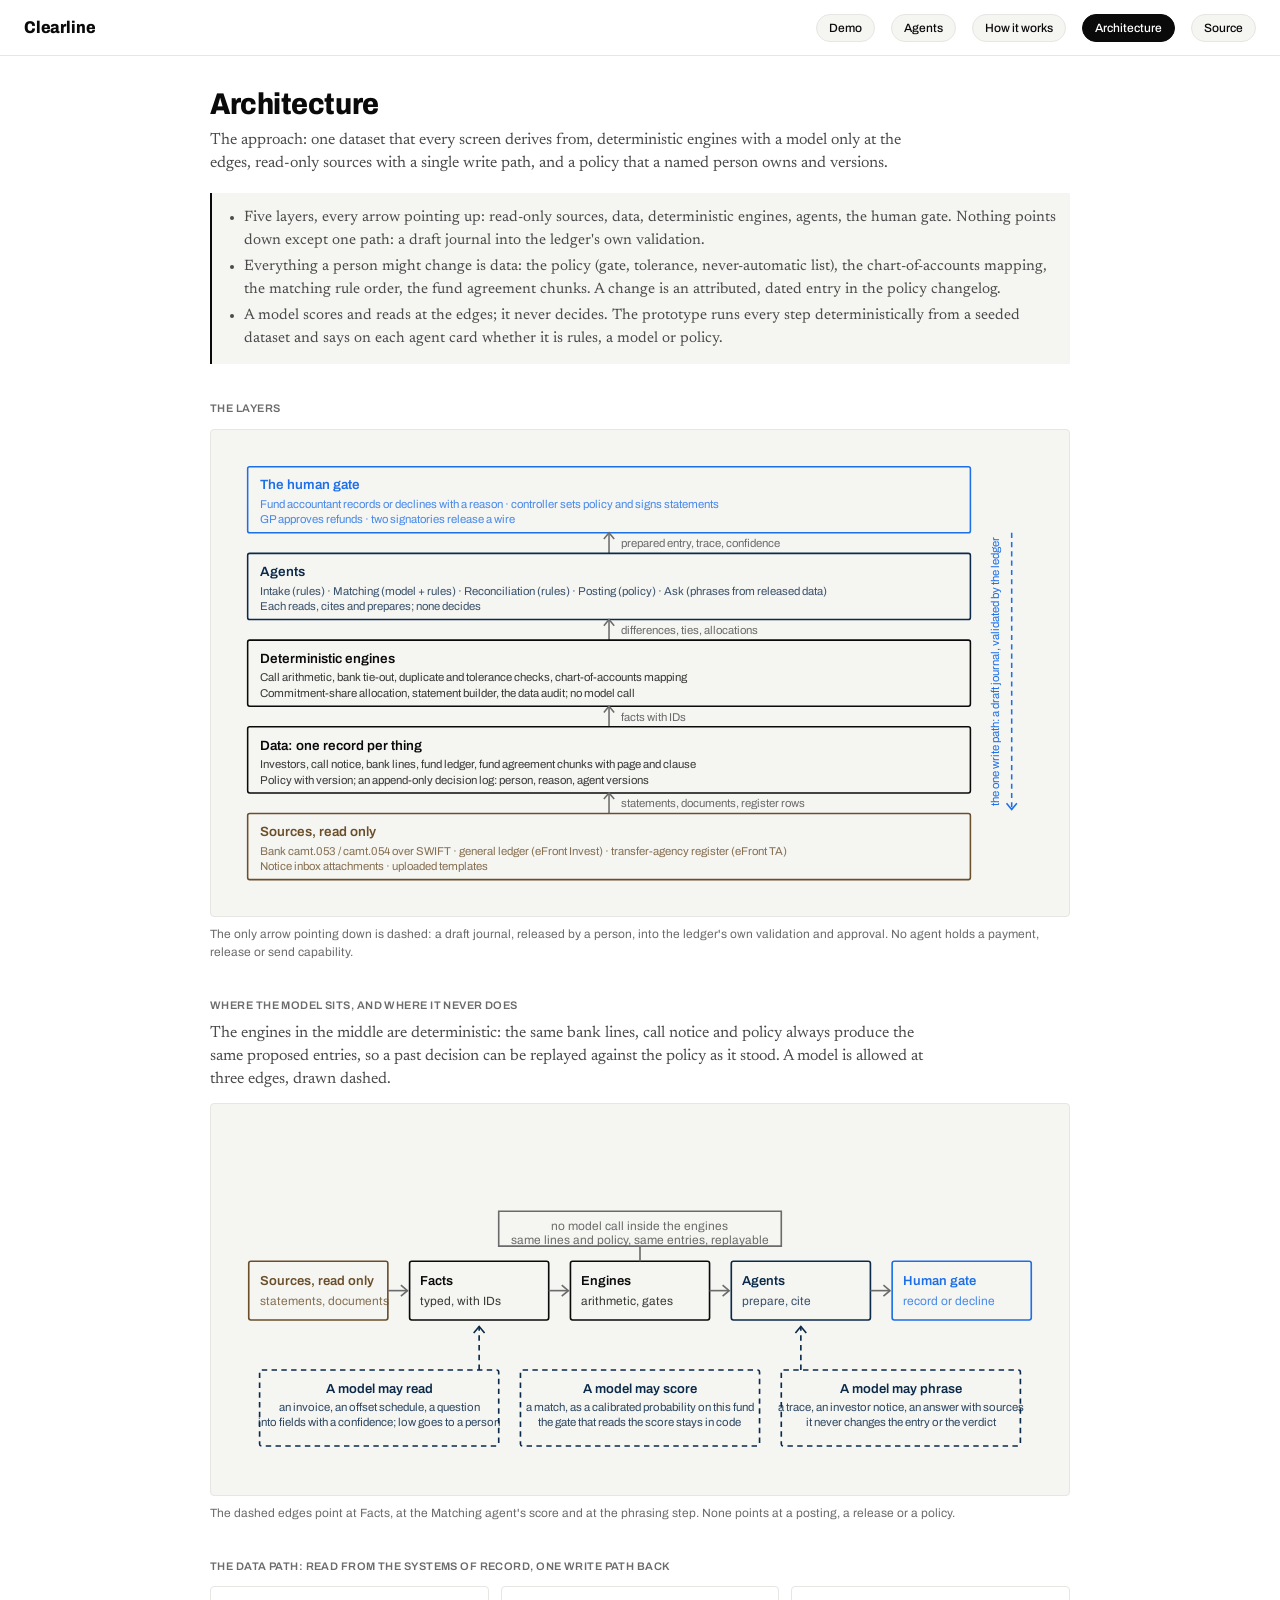
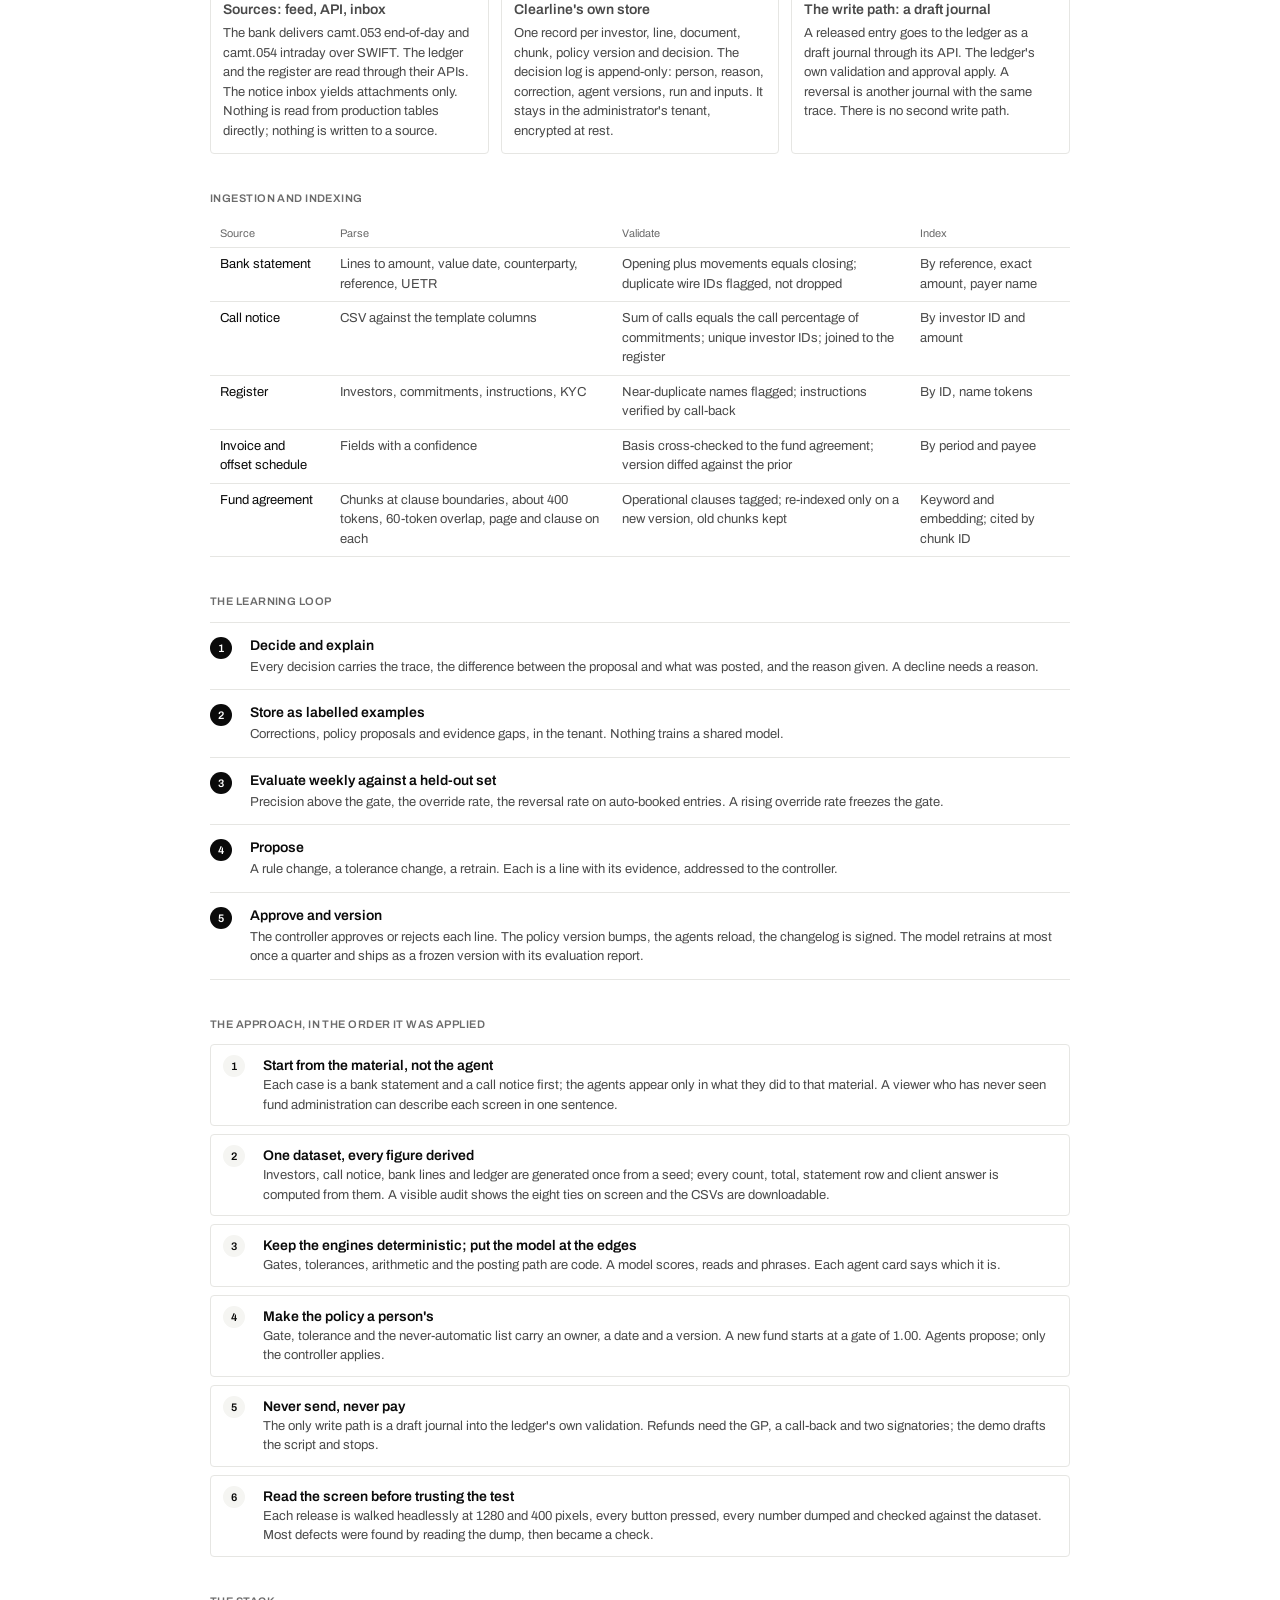
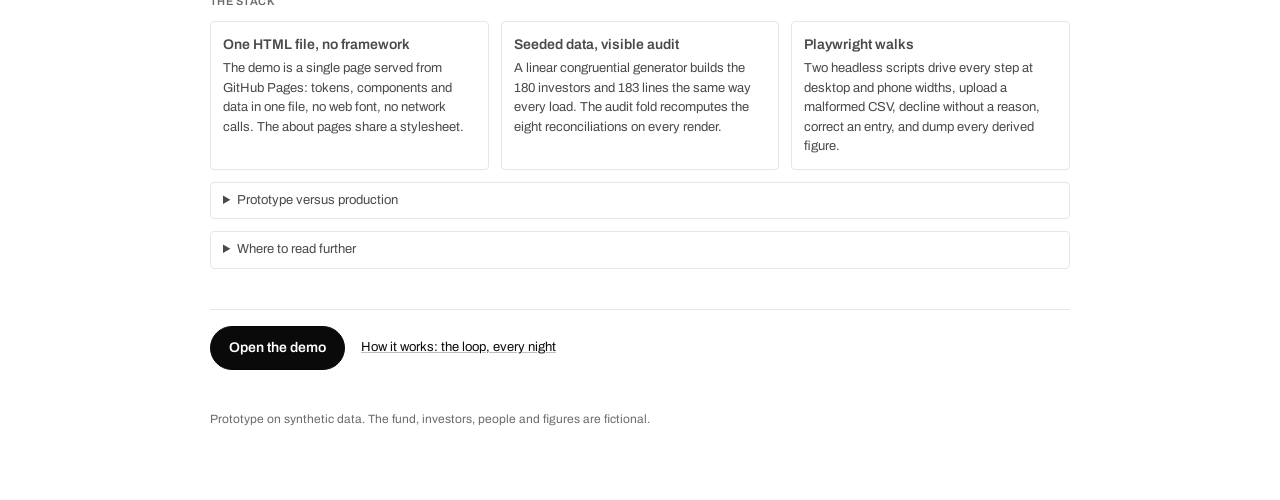
<file: architecture.html>
<!doctype html>
<html lang="en">
<head>
<meta charset="utf-8">
<meta name="viewport" content="width=device-width, initial-scale=1">
<meta name="description" content="Clearline architecture: five layers with every arrow pointing up, deterministic engines with the model at the edges, read-only sources and a single write path of draft journals.">
<title>Clearline · Architecture</title>
<link rel="preconnect" href="https://fonts.googleapis.com"><link rel="preconnect" href="https://fonts.gstatic.com" crossorigin><link rel="stylesheet" href="https://fonts.googleapis.com/css2?family=Archivo:wdth,wght@87.5..100,400..800&family=Newsreader:ital,opsz,wght@0,6..72,400..500;1,6..72,400..500&display=swap">
<link rel="stylesheet" href="about.css">
</head>
<body>
<header class="top"><a class="brand" href="./">Clearline</a><nav class="nav" aria-label="About"><a href="./">Demo</a><a href="./#10">Agents</a><a href="how-it-works.html">How it works</a><a class="on" href="architecture.html">Architecture</a><a href="https://github.com/nikjain15/clearline">Source</a></nav></header>
<main><div class="wrap">
<h1 class="t">Architecture</h1>
<p class="sub">The approach: one dataset that every screen derives from, deterministic engines with a model only at the edges, read-only sources with a single write path, and a policy that a named person owns and versions.</p>

<div class="take"><ul>
<li>Five layers, every arrow pointing up: read-only sources, data, deterministic engines, agents, the human gate. Nothing points down except one path: a draft journal into the ledger's own validation.</li>
<li>Everything a person might change is data: the policy (gate, tolerance, never-automatic list), the chart-of-accounts mapping, the matching rule order, the fund agreement chunks. A change is an attributed, dated entry in the policy changelog.</li>
<li>A model scores and reads at the edges; it never decides. The prototype runs every step deterministically from a seeded dataset and says on each agent card whether it is rules, a model or policy.</li>
</ul></div>

<p class="sec">The layers</p>
<div class="fig">
<svg viewBox="0 0 800 440" role="img" aria-label="Five layers: read-only sources at the bottom, data, deterministic engines, agents, and the human gate at the top; one write path of draft journals from the gate back to the ledger"><g class="l-you"><rect x="20" y="20" width="700" height="64" rx="2" fill="none" stroke="currentColor" stroke-width="1.5"/><text x="32" y="42" font-size="13" fill="currentColor" font-weight="600">The human gate</text><text x="32" y="60" font-size="11" fill="currentColor" opacity=".8">Fund accountant records or declines with a reason · controller sets policy and signs statements</text><text x="32" y="75" font-size="11" fill="currentColor" opacity=".8">GP approves refunds · two signatories release a wire</text></g><g class="l-dim"><path d="M370 104 v-20" stroke="currentColor" stroke-width="1.5"/><path d="M365 90 l5 -6 5 6" stroke="currentColor" stroke-width="1.5" fill="none"/><text x="382" y="98" font-size="11" fill="currentColor">prepared entry, trace, confidence</text></g><g class="l-agent"><rect x="20" y="104" width="700" height="64" rx="2" fill="none" stroke="currentColor" stroke-width="1.5"/><text x="32" y="126" font-size="13" fill="currentColor" font-weight="600">Agents</text><text x="32" y="144" font-size="11" fill="currentColor" opacity=".8">Intake (rules) · Matching (model + rules) · Reconciliation (rules) · Posting (policy) · Ask (phrases from released data)</text><text x="32" y="159" font-size="11" fill="currentColor" opacity=".8">Each reads, cites and prepares; none decides</text></g><g class="l-dim"><path d="M370 188 v-20" stroke="currentColor" stroke-width="1.5"/><path d="M365 174 l5 -6 5 6" stroke="currentColor" stroke-width="1.5" fill="none"/><text x="382" y="182" font-size="11" fill="currentColor">differences, ties, allocations</text></g><g class="l-ink"><rect x="20" y="188" width="700" height="64" rx="2" fill="none" stroke="currentColor" stroke-width="1.5"/><text x="32" y="210" font-size="13" fill="currentColor" font-weight="600">Deterministic engines</text><text x="32" y="228" font-size="11" fill="currentColor" opacity=".8">Call arithmetic, bank tie-out, duplicate and tolerance checks, chart-of-accounts mapping</text><text x="32" y="243" font-size="11" fill="currentColor" opacity=".8">Commitment-share allocation, statement builder, the data audit; no model call</text></g><g class="l-dim"><path d="M370 272 v-20" stroke="currentColor" stroke-width="1.5"/><path d="M365 258 l5 -6 5 6" stroke="currentColor" stroke-width="1.5" fill="none"/><text x="382" y="266" font-size="11" fill="currentColor">facts with IDs</text></g><g class="l-ink"><rect x="20" y="272" width="700" height="64" rx="2" fill="none" stroke="currentColor" stroke-width="1.5"/><text x="32" y="294" font-size="13" fill="currentColor" font-weight="600">Data: one record per thing</text><text x="32" y="312" font-size="11" fill="currentColor" opacity=".8">Investors, call notice, bank lines, fund ledger, fund agreement chunks with page and clause</text><text x="32" y="327" font-size="11" fill="currentColor" opacity=".8">Policy with version; an append-only decision log: person, reason, agent versions</text></g><g class="l-dim"><path d="M370 356 v-20" stroke="currentColor" stroke-width="1.5"/><path d="M365 342 l5 -6 5 6" stroke="currentColor" stroke-width="1.5" fill="none"/><text x="382" y="350" font-size="11" fill="currentColor">statements, documents, register rows</text></g><g class="l-client"><rect x="20" y="356" width="700" height="64" rx="2" fill="none" stroke="currentColor" stroke-width="1.5"/><text x="32" y="378" font-size="13" fill="currentColor" font-weight="600">Sources, read only</text><text x="32" y="396" font-size="11" fill="currentColor" opacity=".8">Bank camt.053 / camt.054 over SWIFT · general ledger (eFront Invest) · transfer-agency register (eFront TA)</text><text x="32" y="411" font-size="11" fill="currentColor" opacity=".8">Notice inbox attachments · uploaded templates</text></g><g class="l-you"><path d="M760 84 v268" stroke="currentColor" stroke-width="1.5" stroke-dasharray="5 4" fill="none"/><path d="M755 346 l5 6 5 -6" stroke="currentColor" stroke-width="1.5" fill="none"/><text x="748" y="218" font-size="11" fill="currentColor" text-anchor="middle" transform="rotate(-90 748 218)">the one write path: a draft journal, validated by the ledger</text></g></svg>
</div>
<p class="cap">The only arrow pointing down is dashed: a draft journal, released by a person, into the ledger's own validation and approval. No agent holds a payment, release or send capability.</p>

<p class="sec">Where the model sits, and where it never does</p>
<p class="sub" style="margin-top:8px">The engines in the middle are deterministic: the same bank lines, call notice and policy always produce the same proposed entries, so a past decision can be replayed against the policy as it stood. A model is allowed at three edges, drawn dashed.</p>
<div class="fig">
<svg viewBox="0 0 760 330" role="img" aria-label="The deterministic path from sources to the human gate, with a model at three edges: scoring a match, reading free text into fields, and phrasing a trace or an answer">
<g class="l-client"><rect x="20" y="130" width="128" height="54" rx="2" fill="none" stroke="currentColor" stroke-width="1.5"/><text x="30" y="152" font-size="12" fill="currentColor" font-weight="600">Sources, read only</text><text x="30" y="170" font-size="11" fill="currentColor" opacity=".8">statements, documents</text></g>
<g class="l-ink"><rect x="168" y="130" width="128" height="54" rx="2" fill="none" stroke="currentColor" stroke-width="1.5"/><text x="178" y="152" font-size="12" fill="currentColor" font-weight="600">Facts</text><text x="178" y="170" font-size="11" fill="currentColor" opacity=".8">typed, with IDs</text></g>
<g class="l-ink"><rect x="316" y="130" width="128" height="54" rx="2" fill="none" stroke="currentColor" stroke-width="1.5"/><text x="326" y="152" font-size="12" fill="currentColor" font-weight="600">Engines</text><text x="326" y="170" font-size="11" fill="currentColor" opacity=".8">arithmetic, gates</text></g>
<g class="l-agent"><rect x="464" y="130" width="128" height="54" rx="2" fill="none" stroke="currentColor" stroke-width="1.5"/><text x="474" y="152" font-size="12" fill="currentColor" font-weight="600">Agents</text><text x="474" y="170" font-size="11" fill="currentColor" opacity=".8">prepare, cite</text></g>
<g class="l-you"><rect x="612" y="130" width="128" height="54" rx="2" fill="none" stroke="currentColor" stroke-width="1.5"/><text x="622" y="152" font-size="12" fill="currentColor" font-weight="600">Human gate</text><text x="622" y="170" font-size="11" fill="currentColor" opacity=".8">record or decline</text></g>
<g class="l-dim"><path d="M148 157 h18" stroke="currentColor" stroke-width="1.5"/><path d="M160 152 l6 5 -6 5" stroke="currentColor" stroke-width="1.5" fill="none"/><path d="M296 157 h18" stroke="currentColor" stroke-width="1.5"/><path d="M308 152 l6 5 -6 5" stroke="currentColor" stroke-width="1.5" fill="none"/><path d="M444 157 h18" stroke="currentColor" stroke-width="1.5"/><path d="M456 152 l6 5 -6 5" stroke="currentColor" stroke-width="1.5" fill="none"/><path d="M592 157 h18" stroke="currentColor" stroke-width="1.5"/><path d="M604 152 l6 5 -6 5" stroke="currentColor" stroke-width="1.5" fill="none"/></g>
<g class="l-dim"><path d="M380 130 v-14 h-130 v-32 h260 v32 h-130" fill="none" stroke="currentColor" stroke-width="1.5"/><text x="380" y="101" font-size="11" fill="currentColor" text-anchor="middle">no model call inside the engines</text><text x="380" y="114" font-size="11" fill="currentColor" text-anchor="middle">same lines and policy, same entries, replayable</text></g>
<g class="l-agent"><rect x="30" y="230" width="220" height="70" rx="2" fill="none" stroke="currentColor" stroke-width="1.5" stroke-dasharray="5 4"/><text x="140" y="251" font-size="12" fill="currentColor" text-anchor="middle" font-weight="600">A model may read</text><text x="140" y="268" font-size="10.5" fill="currentColor" text-anchor="middle" opacity=".85">an invoice, an offset schedule, a question</text><text x="140" y="282" font-size="10.5" fill="currentColor" text-anchor="middle" opacity=".85">into fields with a confidence; low goes to a person</text><path d="M232 230 v-40" stroke="currentColor" stroke-width="1.5" stroke-dasharray="5 4"/><path d="M227 196 l5 -6 5 6" stroke="currentColor" stroke-width="1.5" fill="none"/></g>
<g class="l-agent"><rect x="270" y="230" width="220" height="70" rx="2" fill="none" stroke="currentColor" stroke-width="1.5" stroke-dasharray="5 4"/><text x="380" y="251" font-size="12" fill="currentColor" text-anchor="middle" font-weight="600">A model may score</text><text x="380" y="268" font-size="10.5" fill="currentColor" text-anchor="middle" opacity=".85">a match, as a calibrated probability on this fund</text><text x="380" y="282" font-size="10.5" fill="currentColor" text-anchor="middle" opacity=".85">the gate that reads the score stays in code</text><path d="M528 230 v-40" stroke="currentColor" stroke-width="1.5" stroke-dasharray="5 4"/><path d="M523 196 l5 -6 5 6" stroke="currentColor" stroke-width="1.5" fill="none"/></g>
<g class="l-agent"><rect x="510" y="230" width="220" height="70" rx="2" fill="none" stroke="currentColor" stroke-width="1.5" stroke-dasharray="5 4"/><text x="620" y="251" font-size="12" fill="currentColor" text-anchor="middle" font-weight="600">A model may phrase</text><text x="620" y="268" font-size="10.5" fill="currentColor" text-anchor="middle" opacity=".85">a trace, an investor notice, an answer with sources</text><text x="620" y="282" font-size="10.5" fill="currentColor" text-anchor="middle" opacity=".85">it never changes the entry or the verdict</text></g>
</svg>
</div>
<p class="cap">The dashed edges point at Facts, at the Matching agent's score and at the phrasing step. None points at a posting, a release or a policy.</p>

<p class="sec">The data path: read from the systems of record, one write path back</p>
<div class="grid">
<div class="card"><p class="h">Sources: feed, API, inbox</p><p>The bank delivers camt.053 end-of-day and camt.054 intraday over SWIFT. The ledger and the register are read through their APIs. The notice inbox yields attachments only. Nothing is read from production tables directly; nothing is written to a source.</p></div>
<div class="card"><p class="h">Clearline's own store</p><p>One record per investor, line, document, chunk, policy version and decision. The decision log is append-only: person, reason, correction, agent versions, run and inputs. It stays in the administrator's tenant, encrypted at rest.</p></div>
<div class="card"><p class="h">The write path: a draft journal</p><p>A released entry goes to the ledger as a draft journal through its API. The ledger's own validation and approval apply. A reversal is another journal with the same trace. There is no second write path.</p></div>
</div>

<p class="sec">Ingestion and indexing</p>
<table>
<tr><th>Source</th><th>Parse</th><th>Validate</th><th>Index</th></tr>
<tr><td>Bank statement</td><td>Lines to amount, value date, counterparty, reference, UETR</td><td>Opening plus movements equals closing; duplicate wire IDs flagged, not dropped</td><td>By reference, exact amount, payer name</td></tr>
<tr><td>Call notice</td><td>CSV against the template columns</td><td>Sum of calls equals the call percentage of commitments; unique investor IDs; joined to the register</td><td>By investor ID and amount</td></tr>
<tr><td>Register</td><td>Investors, commitments, instructions, KYC</td><td>Near-duplicate names flagged; instructions verified by call-back</td><td>By ID, name tokens</td></tr>
<tr><td>Invoice and offset schedule</td><td>Fields with a confidence</td><td>Basis cross-checked to the fund agreement; version diffed against the prior</td><td>By period and payee</td></tr>
<tr><td>Fund agreement</td><td>Chunks at clause boundaries, about 400 tokens, 60-token overlap, page and clause on each</td><td>Operational clauses tagged; re-indexed only on a new version, old chunks kept</td><td>Keyword and embedding; cited by chunk ID</td></tr>
</table>

<p class="sec">The learning loop</p>
<ol class="steps">
<li><span class="n">1</span><div><b>Decide and explain</b><p>Every decision carries the trace, the difference between the proposal and what was posted, and the reason given. A decline needs a reason.</p></div></li>
<li><span class="n">2</span><div><b>Store as labelled examples</b><p>Corrections, policy proposals and evidence gaps, in the tenant. Nothing trains a shared model.</p></div></li>
<li><span class="n">3</span><div><b>Evaluate weekly against a held-out set</b><p>Precision above the gate, the override rate, the reversal rate on auto-booked entries. A rising override rate freezes the gate.</p></div></li>
<li><span class="n">4</span><div><b>Propose</b><p>A rule change, a tolerance change, a retrain. Each is a line with its evidence, addressed to the controller.</p></div></li>
<li><span class="n">5</span><div><b>Approve and version</b><p>The controller approves or rejects each line. The policy version bumps, the agents reload, the changelog is signed. The model retrains at most once a quarter and ships as a frozen version with its evaluation report.</p></div></li>
</ol>

<p class="sec">The approach, in the order it was applied</p>
<ol class="prin">
<li><span class="n">1</span><span><b>Start from the material, not the agent</b><span class="m">Each case is a bank statement and a call notice first; the agents appear only in what they did to that material. A viewer who has never seen fund administration can describe each screen in one sentence.</span></span></li>
<li><span class="n">2</span><span><b>One dataset, every figure derived</b><span class="m">Investors, call notice, bank lines and ledger are generated once from a seed; every count, total, statement row and client answer is computed from them. A visible audit shows the eight ties on screen and the CSVs are downloadable.</span></span></li>
<li><span class="n">3</span><span><b>Keep the engines deterministic; put the model at the edges</b><span class="m">Gates, tolerances, arithmetic and the posting path are code. A model scores, reads and phrases. Each agent card says which it is.</span></span></li>
<li><span class="n">4</span><span><b>Make the policy a person's</b><span class="m">Gate, tolerance and the never-automatic list carry an owner, a date and a version. A new fund starts at a gate of 1.00. Agents propose; only the controller applies.</span></span></li>
<li><span class="n">5</span><span><b>Never send, never pay</b><span class="m">The only write path is a draft journal into the ledger's own validation. Refunds need the GP, a call-back and two signatories; the demo drafts the script and stops.</span></span></li>
<li><span class="n">6</span><span><b>Read the screen before trusting the test</b><span class="m">Each release is walked headlessly at 1280 and 400 pixels, every button pressed, every number dumped and checked against the dataset. Most defects were found by reading the dump, then became a check.</span></span></li>
</ol>

<p class="sec">The stack</p>
<div class="grid">
<div class="card"><p class="h">One HTML file, no framework</p><p>The demo is a single page served from GitHub Pages: tokens, components and data in one file, no web font, no network calls. The about pages share a stylesheet.</p></div>
<div class="card"><p class="h">Seeded data, visible audit</p><p>A linear congruential generator builds the 180 investors and 183 lines the same way every load. The audit fold recomputes the eight reconciliations on every render.</p></div>
<div class="card"><p class="h">Playwright walks</p><p>Two headless scripts drive every step at desktop and phone widths, upload a malformed CSV, decline without a reason, correct an entry, and dump every derived figure.</p></div>
</div>
<details class="more"><summary>Prototype versus production</summary><div>
<table>
<tr><th>In the demo</th><th>In production</th></tr>
<tr><td>Dataset generated in the page from a seed</td><td>camt.053 feed, ledger and register APIs, inbox attachments; the same parsers against real files</td></tr>
<tr><td>Confidences fixed per case; agent cards say rules, model or policy</td><td>Matching score from a calibrated model trained on the tenant's own history; the gate unchanged</td></tr>
<tr><td>Draft journal shown on screen</td><td>Draft journal posted through the ledger API; the ledger validates and approves</td></tr>
<tr><td>Feedback kept in the page's state</td><td>Append-only decision log; weekly evaluation; quarterly frozen model versions</td></tr>
<tr><td>One fund</td><td>Policy per fund, one model per administrator; exceptions queued and routed, not four screens</td></tr>
</table>
</div></details>
<details class="more"><summary>Where to read further</summary><div><ul style="margin:8px 0 0;padding-left:18px"><li><a href="https://github.com/nikjain15/clearline/blob/main/ARCHITECTURE.md">ARCHITECTURE.md</a>: the layers, the principles and where things live in the file</li><li><a href="https://github.com/nikjain15/clearline/blob/main/README.md">README.md</a>: what the demo is, who the three people are, what the mechanics follow</li><li><a href="https://github.com/nikjain15/relay">Relay</a>: the sibling product for financial advisors and the design system the tokens come from</li></ul></div></details>

<div class="next"><a class="b" href="./">Open the demo</a><a href="how-it-works.html" style="align-self:center">How it works: the loop, every night</a></div>
<p class="foot">Prototype on synthetic data. The fund, investors, people and figures are fictional.</p>
</div></main>
</body>
</html>
</file>
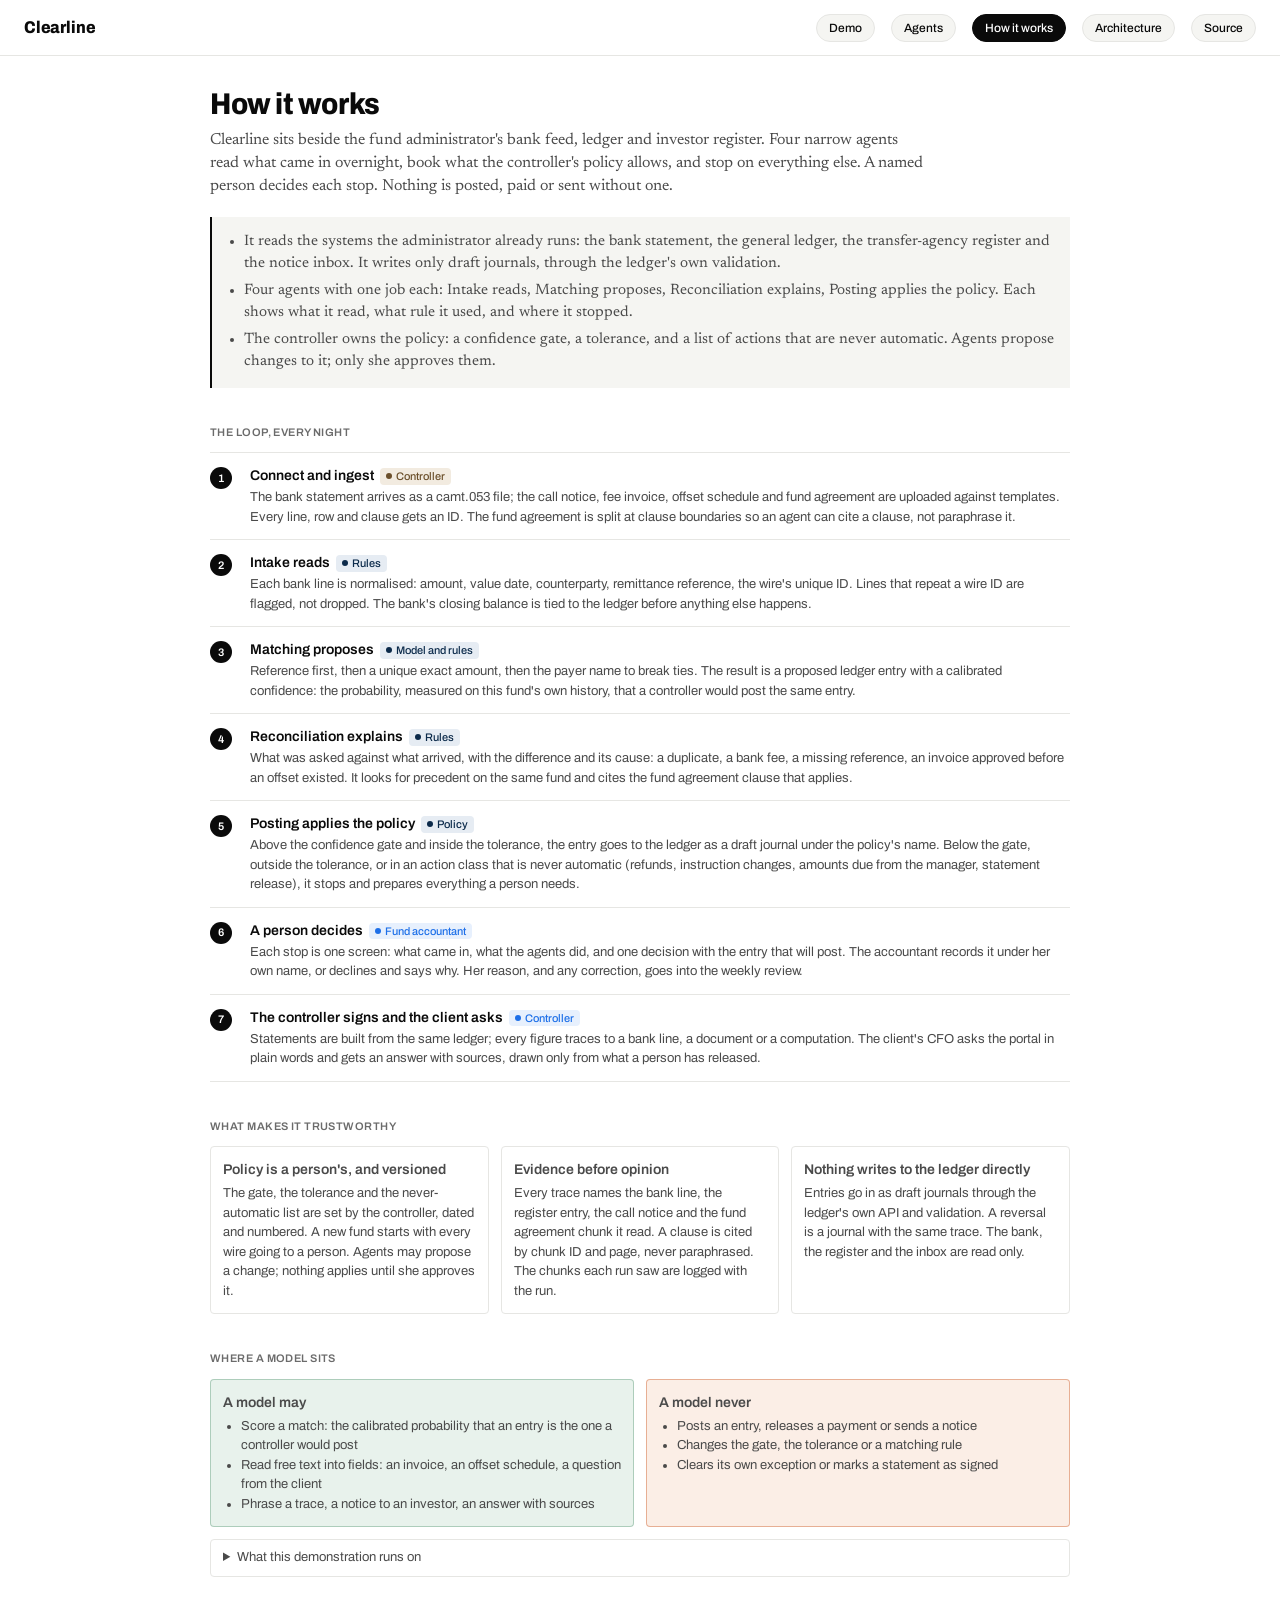
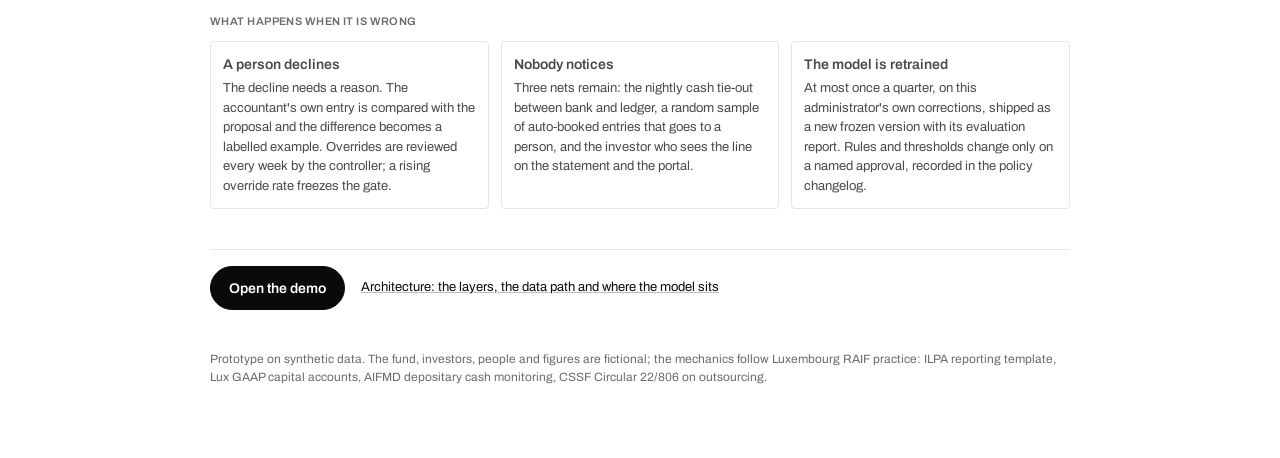
<file: how-it-works.html>
<!doctype html>
<html lang="en">
<head>
<meta charset="utf-8">
<meta name="viewport" content="width=device-width, initial-scale=1">
<meta name="description" content="How Clearline works: four narrow agents read a fund's bank statement, book what policy allows, and hand the rest to a named person. Nothing posts or pays without one.">
<title>Clearline · How it works</title>
<link rel="preconnect" href="https://fonts.googleapis.com"><link rel="preconnect" href="https://fonts.gstatic.com" crossorigin><link rel="stylesheet" href="https://fonts.googleapis.com/css2?family=Archivo:wdth,wght@87.5..100,400..800&family=Newsreader:ital,opsz,wght@0,6..72,400..500;1,6..72,400..500&display=swap">
<link rel="stylesheet" href="about.css">
</head>
<body>
<header class="top"><a class="brand" href="./">Clearline</a><nav class="nav" aria-label="About"><a href="./">Demo</a><a href="./#10">Agents</a><a class="on" href="how-it-works.html">How it works</a><a href="architecture.html">Architecture</a><a href="https://github.com/nikjain15/clearline">Source</a></nav></header>
<main><div class="wrap">
<h1 class="t">How it works</h1>
<p class="sub">Clearline sits beside the fund administrator's bank feed, ledger and investor register. Four narrow agents read what came in overnight, book what the controller's policy allows, and stop on everything else. A named person decides each stop. Nothing is posted, paid or sent without one.</p>

<div class="take"><ul>
<li>It reads the systems the administrator already runs: the bank statement, the general ledger, the transfer-agency register and the notice inbox. It writes only draft journals, through the ledger's own validation.</li>
<li>Four agents with one job each: Intake reads, Matching proposes, Reconciliation explains, Posting applies the policy. Each shows what it read, what rule it used, and where it stopped.</li>
<li>The controller owns the policy: a confidence gate, a tolerance, and a list of actions that are never automatic. Agents propose changes to it; only she approves them.</li>
</ul></div>

<p class="sec">The loop, every night</p>
<ol class="steps">
<li><span class="n">1</span><div><b>Connect and ingest</b><span class="who client"><i></i>Controller</span><p>The bank statement arrives as a camt.053 file; the call notice, fee invoice, offset schedule and fund agreement are uploaded against templates. Every line, row and clause gets an ID. The fund agreement is split at clause boundaries so an agent can cite a clause, not paraphrase it.</p></div></li>
<li><span class="n">2</span><div><b>Intake reads</b><span class="who agent"><i></i>Rules</span><p>Each bank line is normalised: amount, value date, counterparty, remittance reference, the wire's unique ID. Lines that repeat a wire ID are flagged, not dropped. The bank's closing balance is tied to the ledger before anything else happens.</p></div></li>
<li><span class="n">3</span><div><b>Matching proposes</b><span class="who agent"><i></i>Model and rules</span><p>Reference first, then a unique exact amount, then the payer name to break ties. The result is a proposed ledger entry with a calibrated confidence: the probability, measured on this fund's own history, that a controller would post the same entry.</p></div></li>
<li><span class="n">4</span><div><b>Reconciliation explains</b><span class="who agent"><i></i>Rules</span><p>What was asked against what arrived, with the difference and its cause: a duplicate, a bank fee, a missing reference, an invoice approved before an offset existed. It looks for precedent on the same fund and cites the fund agreement clause that applies.</p></div></li>
<li><span class="n">5</span><div><b>Posting applies the policy</b><span class="who agent"><i></i>Policy</span><p>Above the confidence gate and inside the tolerance, the entry goes to the ledger as a draft journal under the policy's name. Below the gate, outside the tolerance, or in an action class that is never automatic (refunds, instruction changes, amounts due from the manager, statement release), it stops and prepares everything a person needs.</p></div></li>
<li><span class="n">6</span><div><b>A person decides</b><span class="who you"><i></i>Fund accountant</span><p>Each stop is one screen: what came in, what the agents did, and one decision with the entry that will post. The accountant records it under her own name, or declines and says why. Her reason, and any correction, goes into the weekly review.</p></div></li>
<li><span class="n">7</span><div><b>The controller signs and the client asks</b><span class="who you"><i></i>Controller</span><p>Statements are built from the same ledger; every figure traces to a bank line, a document or a computation. The client's CFO asks the portal in plain words and gets an answer with sources, drawn only from what a person has released.</p></div></li>
</ol>

<p class="sec">What makes it trustworthy</p>
<div class="grid">
<div class="card"><p class="h">Policy is a person's, and versioned</p><p>The gate, the tolerance and the never-automatic list are set by the controller, dated and numbered. A new fund starts with every wire going to a person. Agents may propose a change; nothing applies until she approves it.</p></div>
<div class="card"><p class="h">Evidence before opinion</p><p>Every trace names the bank line, the register entry, the call notice and the fund agreement chunk it read. A clause is cited by chunk ID and page, never paraphrased. The chunks each run saw are logged with the run.</p></div>
<div class="card"><p class="h">Nothing writes to the ledger directly</p><p>Entries go in as draft journals through the ledger's own API and validation. A reversal is a journal with the same trace. The bank, the register and the inbox are read only.</p></div>
</div>

<p class="sec">Where a model sits</p>
<div class="grid2">
<div class="card pos"><p class="h">A model may</p><ul><li>Score a match: the calibrated probability that an entry is the one a controller would post</li><li>Read free text into fields: an invoice, an offset schedule, a question from the client</li><li>Phrase a trace, a notice to an investor, an answer with sources</li></ul></div>
<div class="card neg"><p class="h">A model never</p><ul><li>Posts an entry, releases a payment or sends a notice</li><li>Changes the gate, the tolerance or a matching rule</li><li>Clears its own exception or marks a statement as signed</li></ul></div>
</div>
<details class="more"><summary>What this demonstration runs on</summary><div>Every step in the demo is the deterministic version: the dataset is generated from a seed in the page, the confidences are fixed, and each agent card says whether it is rules, a model or policy. In production the Matching score and the free-text reading are model calls; the gates, the arithmetic and the posting path stay in code so that the same facts always produce the same entry.</div></details>

<p class="sec">What happens when it is wrong</p>
<div class="grid">
<div class="card"><p class="h">A person declines</p><p>The decline needs a reason. The accountant's own entry is compared with the proposal and the difference becomes a labelled example. Overrides are reviewed every week by the controller; a rising override rate freezes the gate.</p></div>
<div class="card"><p class="h">Nobody notices</p><p>Three nets remain: the nightly cash tie-out between bank and ledger, a random sample of auto-booked entries that goes to a person, and the investor who sees the line on the statement and the portal.</p></div>
<div class="card"><p class="h">The model is retrained</p><p>At most once a quarter, on this administrator's own corrections, shipped as a new frozen version with its evaluation report. Rules and thresholds change only on a named approval, recorded in the policy changelog.</p></div>
</div>

<div class="next"><a class="b" href="./">Open the demo</a><a href="architecture.html" style="align-self:center">Architecture: the layers, the data path and where the model sits</a></div>
<p class="foot">Prototype on synthetic data. The fund, investors, people and figures are fictional; the mechanics follow Luxembourg RAIF practice: ILPA reporting template, Lux GAAP capital accounts, AIFMD depositary cash monitoring, CSSF Circular 22/806 on outsourcing.</p>
</div></main>
</body>
</html>
</file>
<file: about.css>
/* Clearline about pages: same tokens as index.html, restrained black and white, colour only for perspective. */
:root{--ink:#0a0a0a;--ink-2:#4a4a4a;--ink-3:#6b6b6b;--line:#e6e6e3;--line-strong:#bfbfba;--surface:#ffffff;--subtle:#f5f5f2;--selected:#ebebe6;--critical:#c8521b;--critical-soft:#fbeee6;--positive:#549470;--positive-soft:#e8f2ec;--caution:#8a6a1e;--caution-soft:#f6efdc;--agent:#0b2a4a;--agent-soft:#e6ecf3;--advisor:#1d6fe8;--advisor-soft:#e7f0fd;--client:#6b4f2a;--client-soft:#f2ebe0;--font:"Archivo","Helvetica Neue",Helvetica,Arial,system-ui,sans-serif;--font-2:"Newsreader",Georgia,"Times New Roman",serif;--radius:4px;color-scheme:light}
*{box-sizing:border-box}
html{font-family:var(--font)}
body{margin:0;background:var(--surface);color:var(--ink);font-size:14px;line-height:1.5}
:focus-visible{outline:2px solid var(--ink);outline-offset:2px}
h1,h2,h3,p{margin:0}
a{color:var(--ink);text-decoration:underline;text-decoration-color:var(--line-strong)}
.top{position:sticky;top:0;z-index:5;display:flex;height:56px;align-items:center;gap:16px;border-bottom:1px solid var(--line);background:var(--surface);padding:0 24px}
.brand{font-size:17px;font-weight:800;font-stretch:90%;letter-spacing:-.01em;text-decoration:none}
.nav{margin-left:auto;display:flex;gap:16px;font-size:12px}
.nav a{color:var(--ink);text-decoration:none;border:1px solid var(--line);border-radius:999px;padding:4px 12px;background:var(--subtle);font-weight:500;white-space:nowrap}
.nav a.on,.nav a:hover{border-color:var(--ink)}.nav a.on{background:var(--ink);color:var(--surface)}
main{padding:32px 24px 72px}
.wrap{max-width:860px;margin:0 auto}
h1.t{font-size:30px;font-weight:800;font-stretch:90%;line-height:1.1;letter-spacing:-.015em}
.sub{margin-top:8px;color:var(--ink-2);max-width:720px;font-family:var(--font-2);font-size:16px;line-height:1.45}
.sec{font-size:11px;font-weight:600;letter-spacing:.04em;text-transform:uppercase;color:var(--ink-3);margin-top:36px}
.take{margin-top:18px;border-left:2px solid var(--ink);padding:10px 14px;background:var(--subtle)}
.take li{margin:4px 0;color:var(--ink-2);font-family:var(--font-2);font-size:15px}
.take ul{margin:0;padding-left:18px}
.steps{list-style:none;margin:12px 0 0;padding:0}
.steps li{display:grid;grid-template-columns:28px 1fr;gap:12px;padding:12px 0;border-top:1px solid var(--line)}
.steps li:last-child{border-bottom:1px solid var(--line)}
.steps .n{display:inline-flex;width:22px;height:22px;border-radius:50%;background:var(--ink);color:var(--surface);font-size:11px;font-weight:600;align-items:center;justify-content:center;margin-top:2px}
.steps b{font-weight:600}
.steps p{color:var(--ink-2);font-size:13px;margin-top:2px}
.who{display:inline-flex;align-items:center;gap:4px;border-radius:var(--radius);padding:0 6px;font-size:11px;font-weight:500;margin-left:6px;vertical-align:middle}
.who i{display:inline-block;width:6px;height:6px;border-radius:50%}
.who.agent{background:var(--agent-soft);color:var(--agent)}.who.agent i{background:var(--agent)}
.who.you{background:var(--advisor-soft);color:var(--advisor)}.who.you i{background:var(--advisor)}
.who.client{background:var(--client-soft);color:var(--client)}.who.client i{background:var(--client)}
.grid{display:grid;grid-template-columns:repeat(3,1fr);gap:12px;margin-top:12px}
.grid2{display:grid;grid-template-columns:repeat(2,1fr);gap:12px;margin-top:12px}
.card{border:1px solid var(--line);border-radius:var(--radius);padding:12px;min-width:0;font-size:13px}
.card .h{font-weight:600;font-size:14px;margin-bottom:4px}
.card p,.card li{color:var(--ink-2)}
.card ul{margin:0;padding-left:18px}
.card.pos{border-color:color-mix(in srgb,var(--positive) 40%,transparent);background:var(--positive-soft)}
.card.neg{border-color:color-mix(in srgb,var(--critical) 40%,transparent);background:var(--critical-soft)}
.fig{margin-top:12px;border:1px solid var(--line);border-radius:var(--radius);background:var(--subtle);padding:16px;overflow-x:auto}
.fig svg{display:block;min-width:640px;width:100%;height:auto;color:var(--ink)}
.cap{margin-top:8px;font-size:12px;color:var(--ink-3)}
.l-you{color:var(--advisor)}.l-agent{color:var(--agent)}.l-client{color:var(--client)}.l-ink{color:var(--ink)}.l-dim{color:var(--ink-3)}
table{width:100%;border-collapse:collapse;font-size:13px;margin-top:12px}
th{padding:6px 10px;text-align:left;font-size:11px;font-weight:400;color:var(--ink-3);border-bottom:1px solid var(--line)}
td{padding:7px 10px;border-bottom:1px solid var(--line);vertical-align:top;color:var(--ink-2)}
td:first-child{color:var(--ink)}
.prin{list-style:none;margin:12px 0 0;padding:0}
.prin li{display:grid;grid-template-columns:28px 1fr;gap:12px;border:1px solid var(--line);border-radius:var(--radius);padding:10px 12px;margin-top:8px}
.prin .n{display:inline-flex;width:22px;height:22px;border-radius:50%;background:var(--subtle);color:var(--ink);font-size:11px;font-weight:600;align-items:center;justify-content:center}
.prin b{display:block;font-weight:600}
.prin span.m{display:block;color:var(--ink-2);font-size:13px}
details.more{margin-top:12px;border:1px solid var(--line);border-radius:var(--radius)}
details.more>summary{cursor:pointer;padding:8px 12px;font-size:13px;color:var(--ink-2)}
details.more>div{padding:4px 12px 12px;border-top:1px solid var(--line);font-size:13px;color:var(--ink-2)}
.next{margin-top:40px;border-top:1px solid var(--line);padding-top:16px;display:flex;gap:16px;flex-wrap:wrap;font-size:13px}
.b{display:inline-flex;min-height:44px;align-items:center;justify-content:center;border-radius:999px;padding:8px 18px;font-size:14px;font-weight:600;border:1px solid var(--ink);background:var(--ink);color:var(--surface);text-decoration:none}
.foot{margin-top:40px;font-size:12px;color:var(--ink-3)}
@media(max-width:760px){.grid,.grid2{grid-template-columns:1fr}.top{padding:8px 16px;flex-wrap:wrap;height:auto;min-height:56px;row-gap:6px}main{padding:20px 16px 60px}.nav{gap:4px;flex-wrap:wrap;justify-content:flex-end}.nav a{padding:4px 8px;font-size:11px}.nav a[href*=github]{display:none}.fig svg{min-width:560px}table{font-size:12px}td,th{padding:6px 6px}}
</file>
